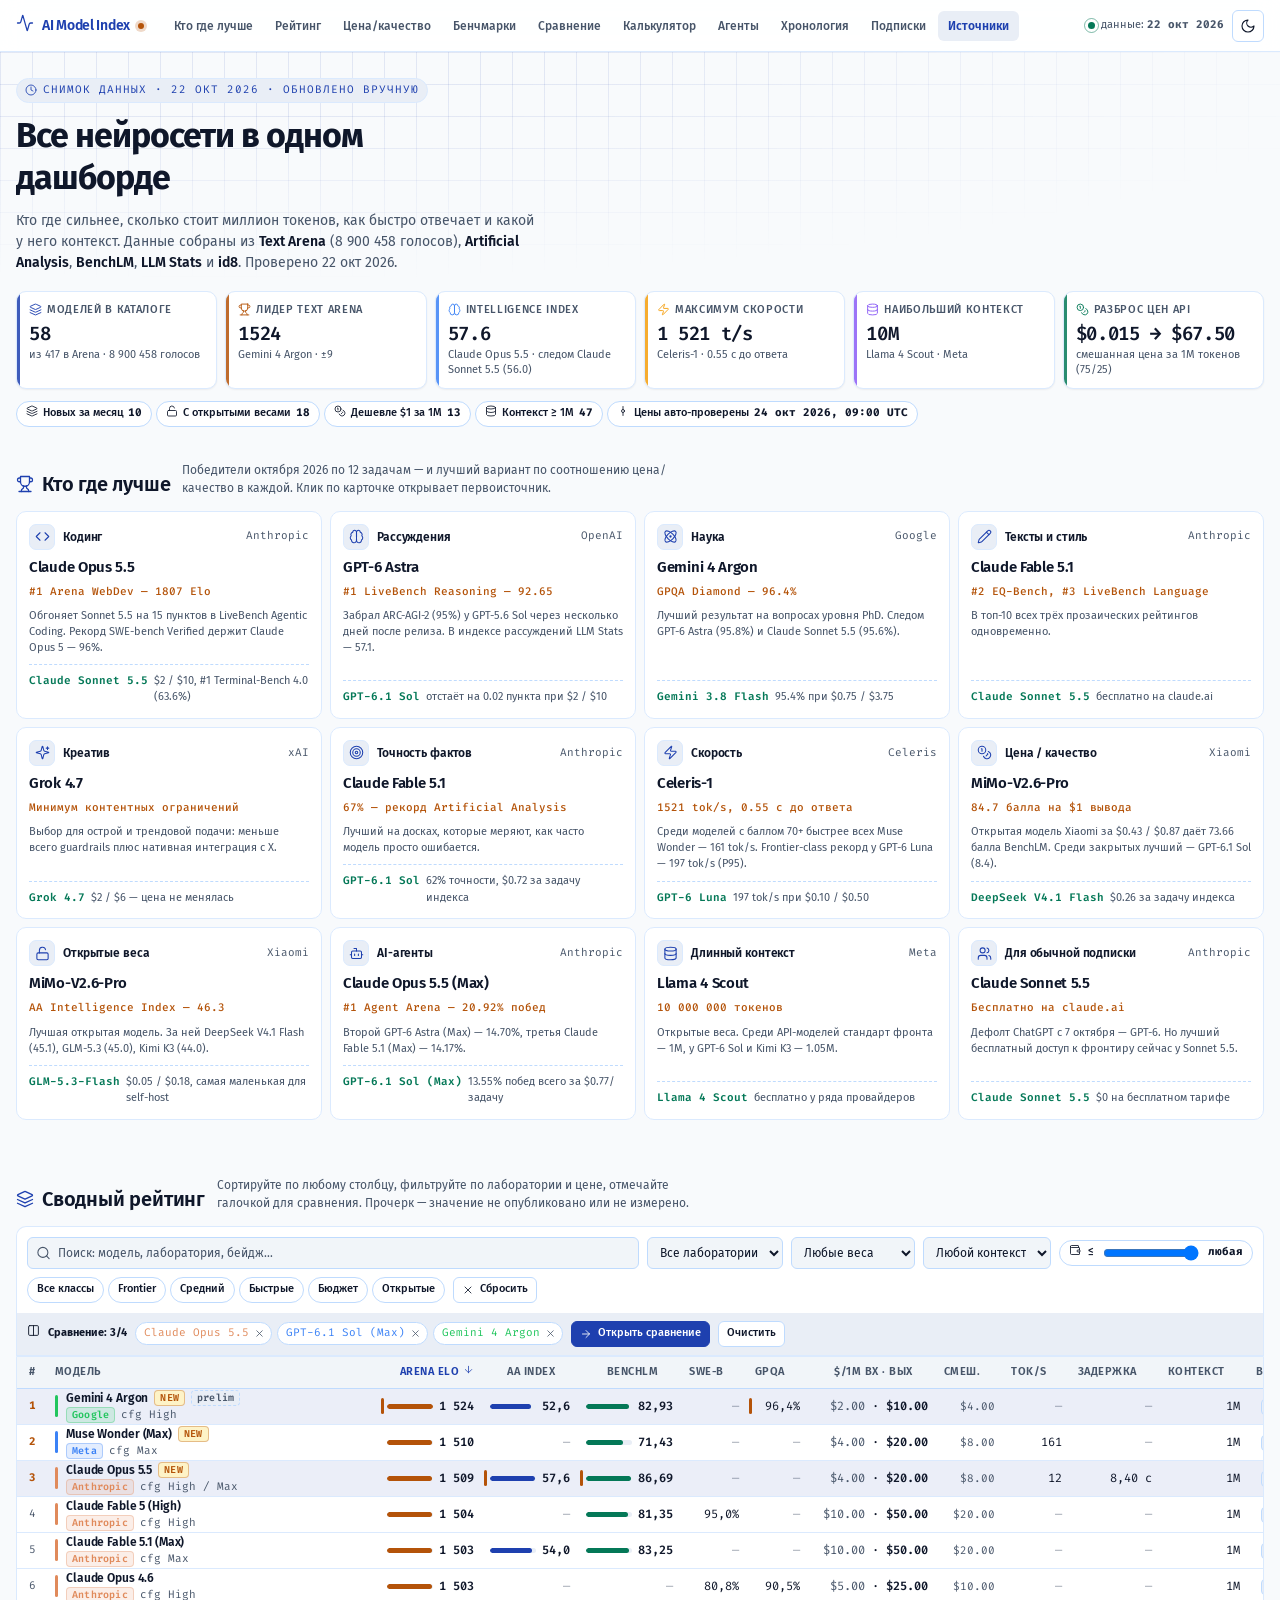
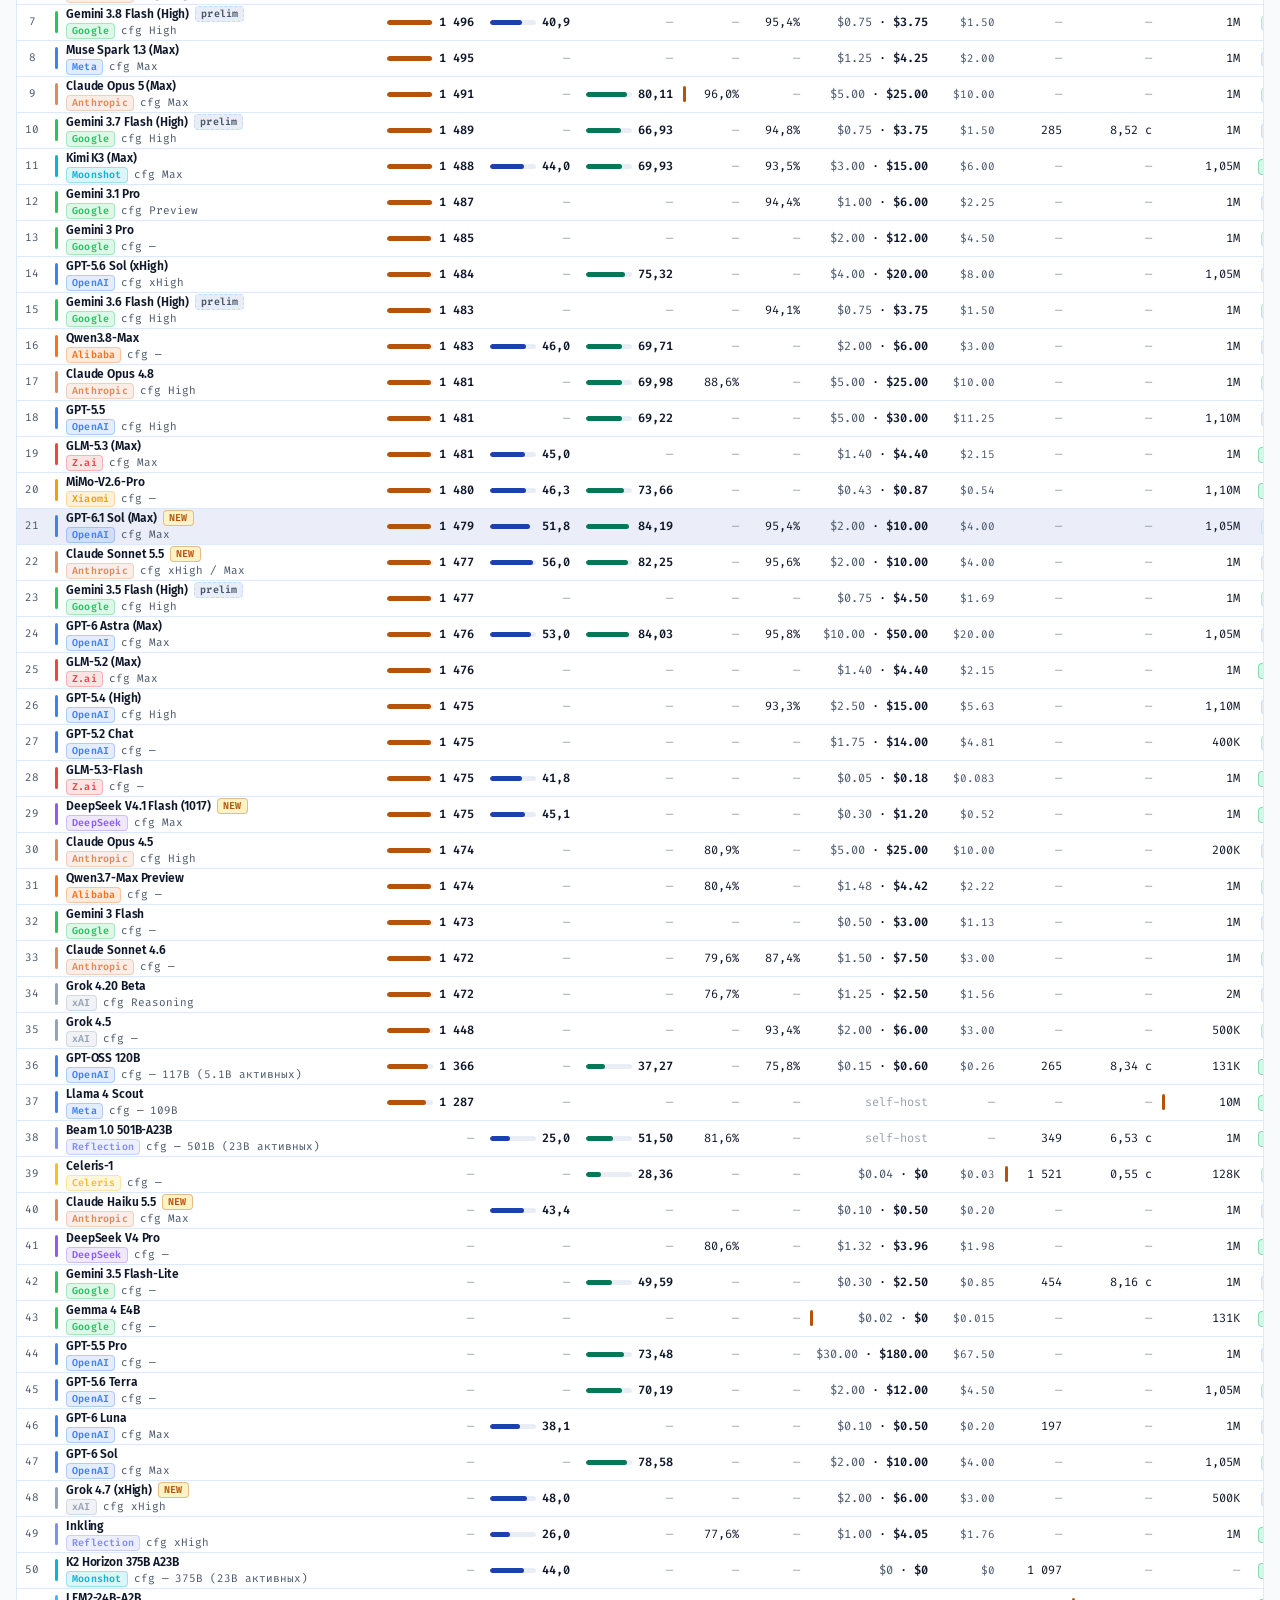
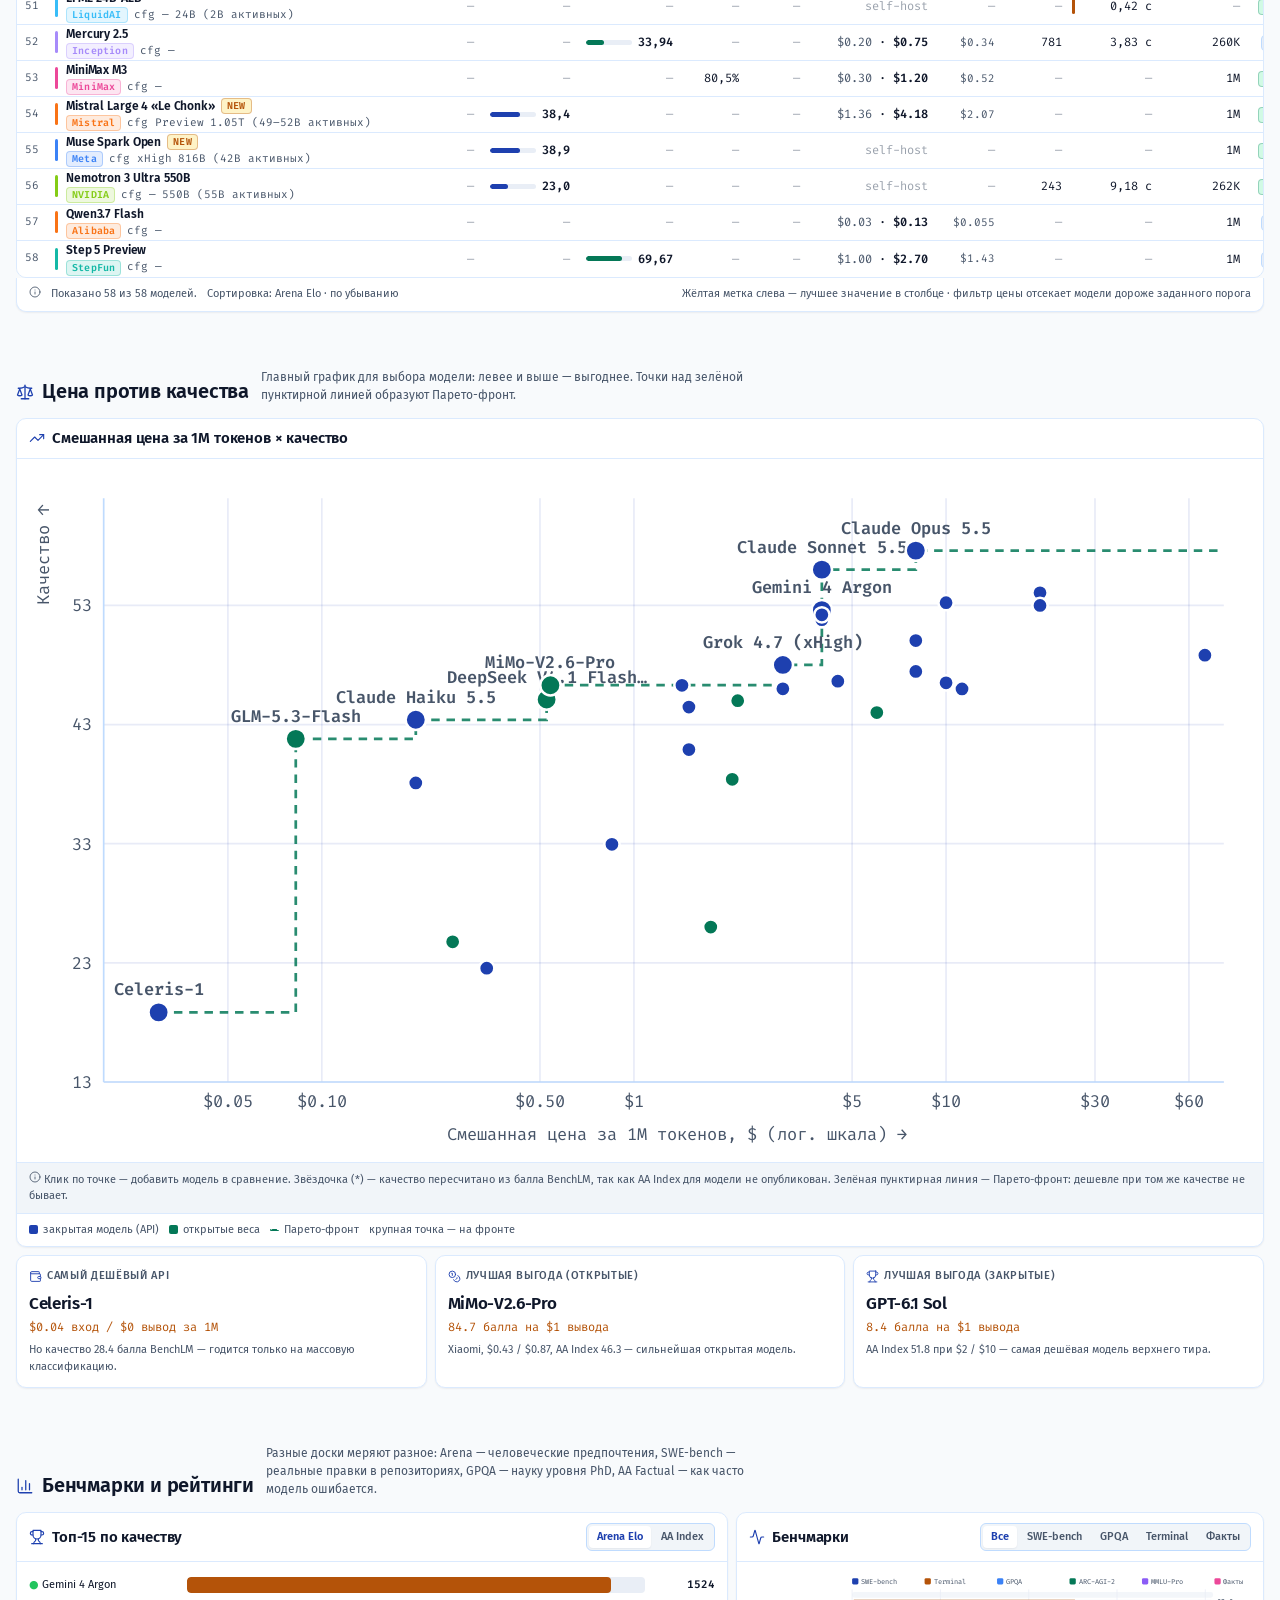
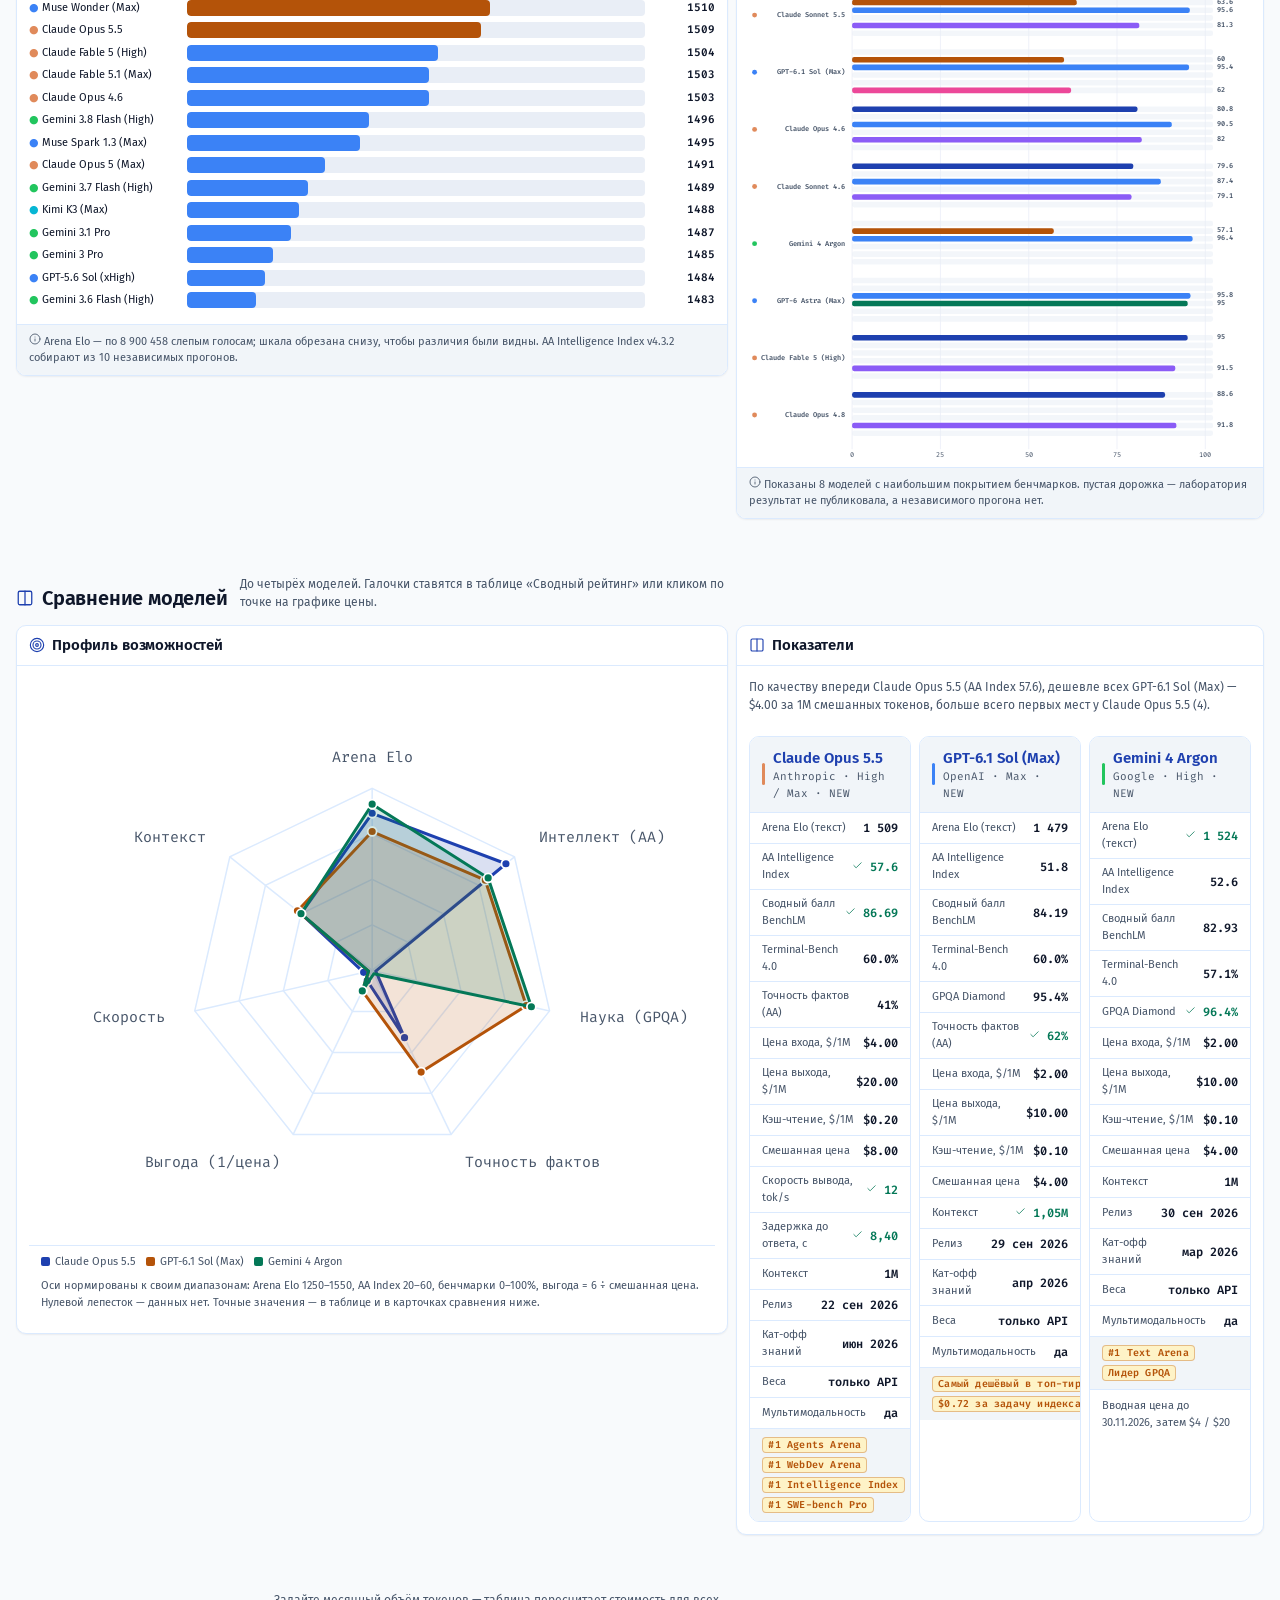
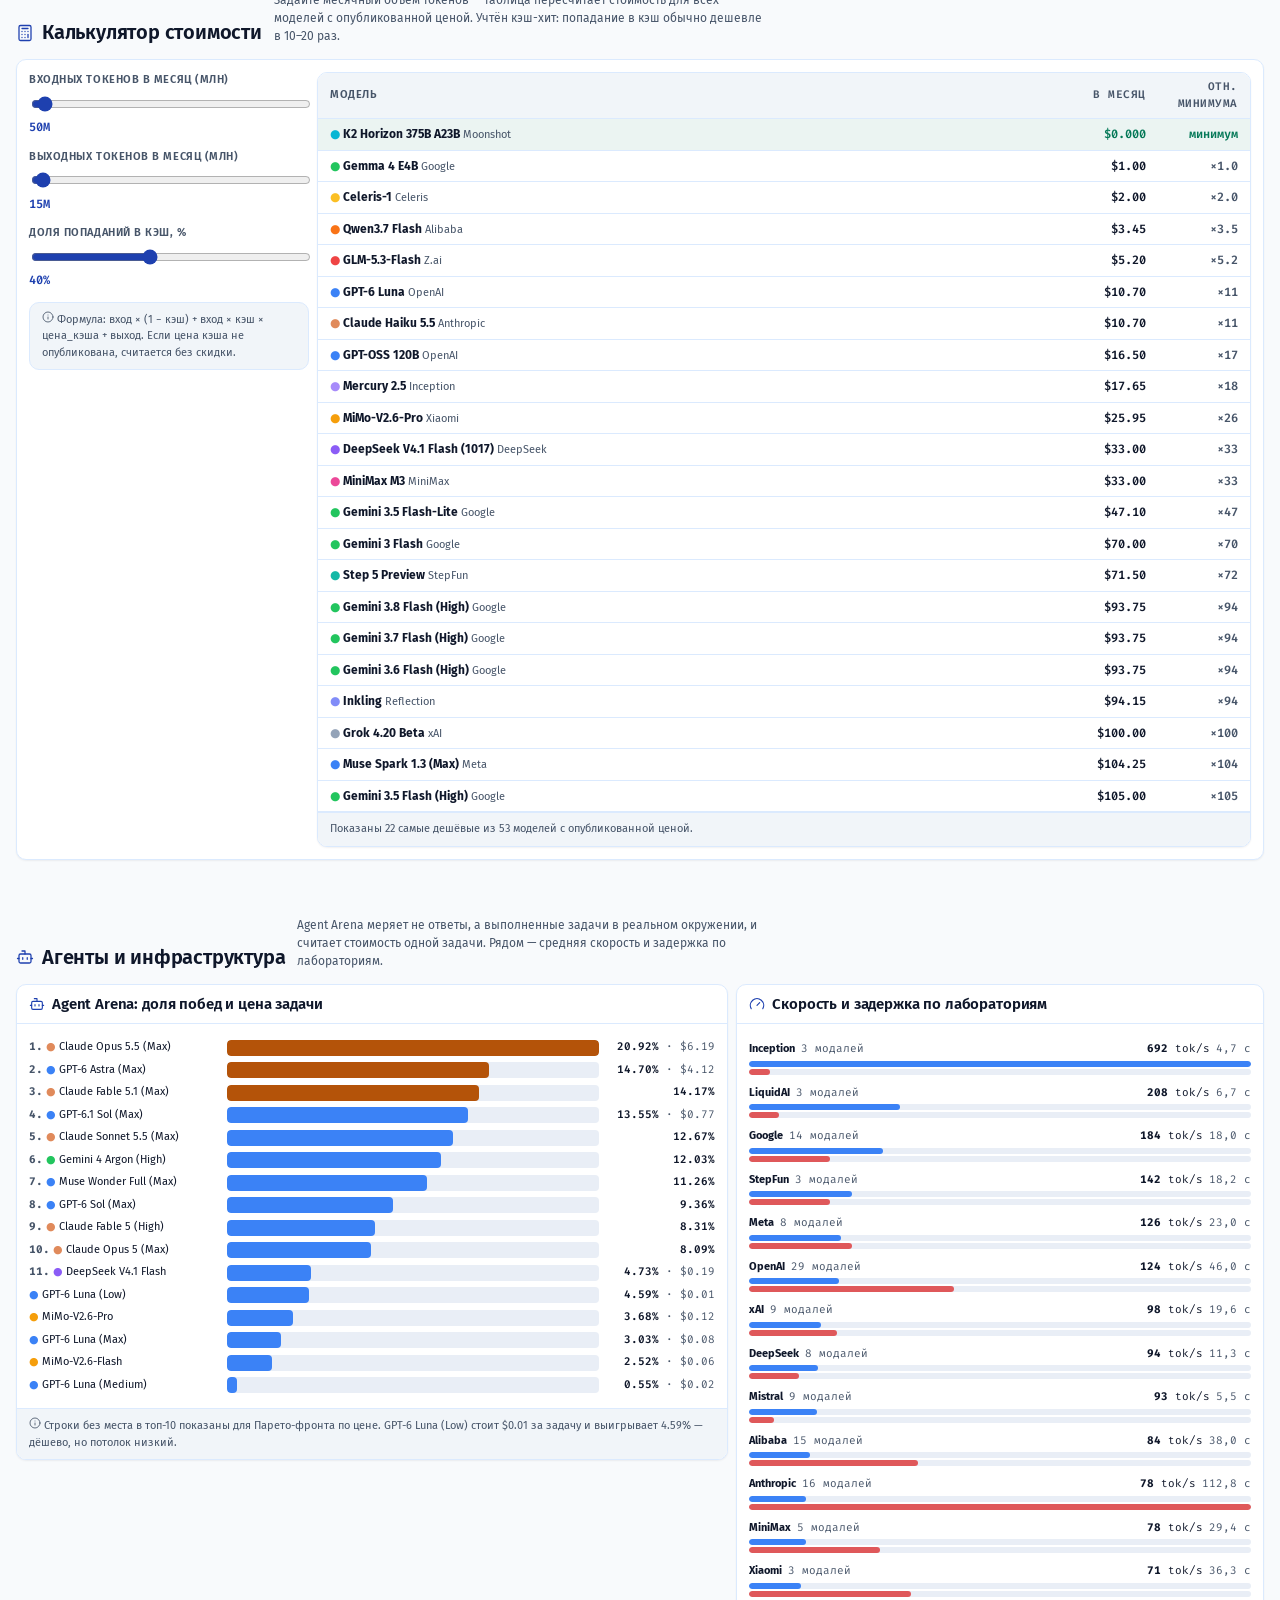
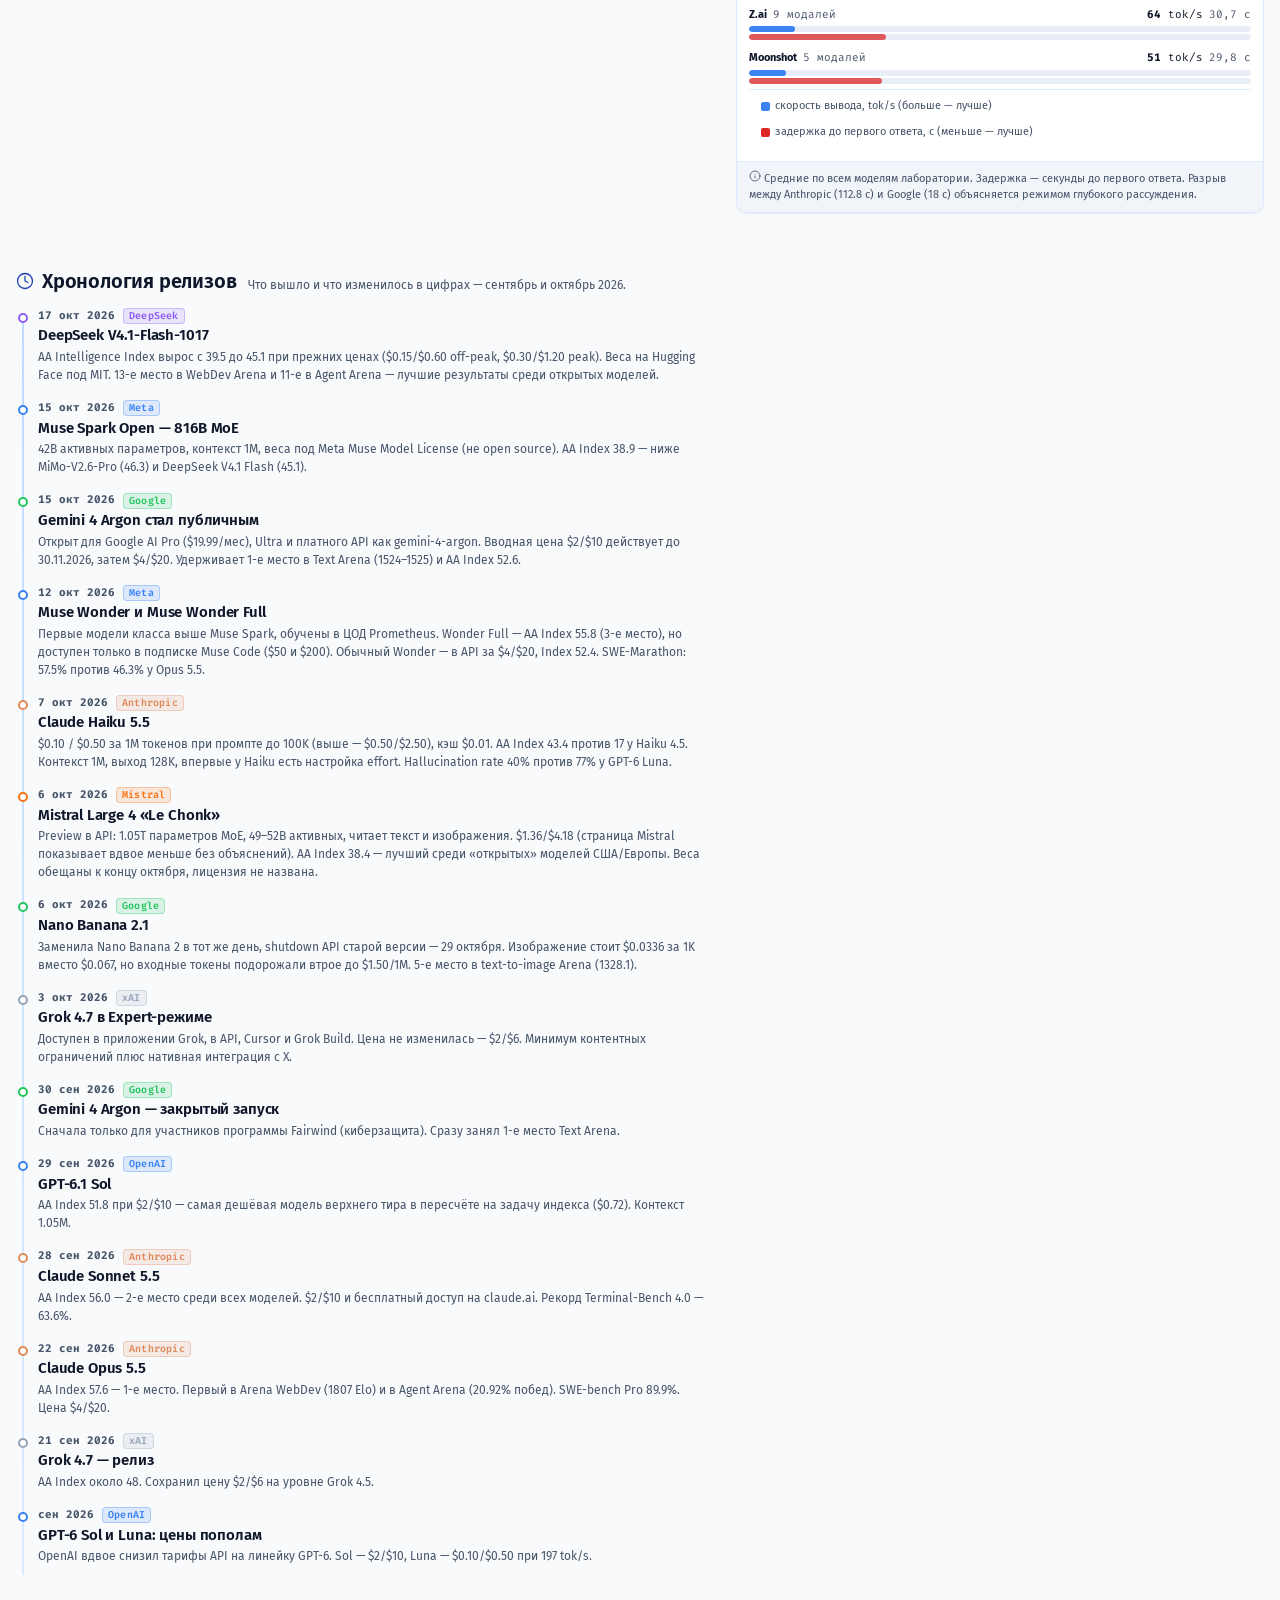
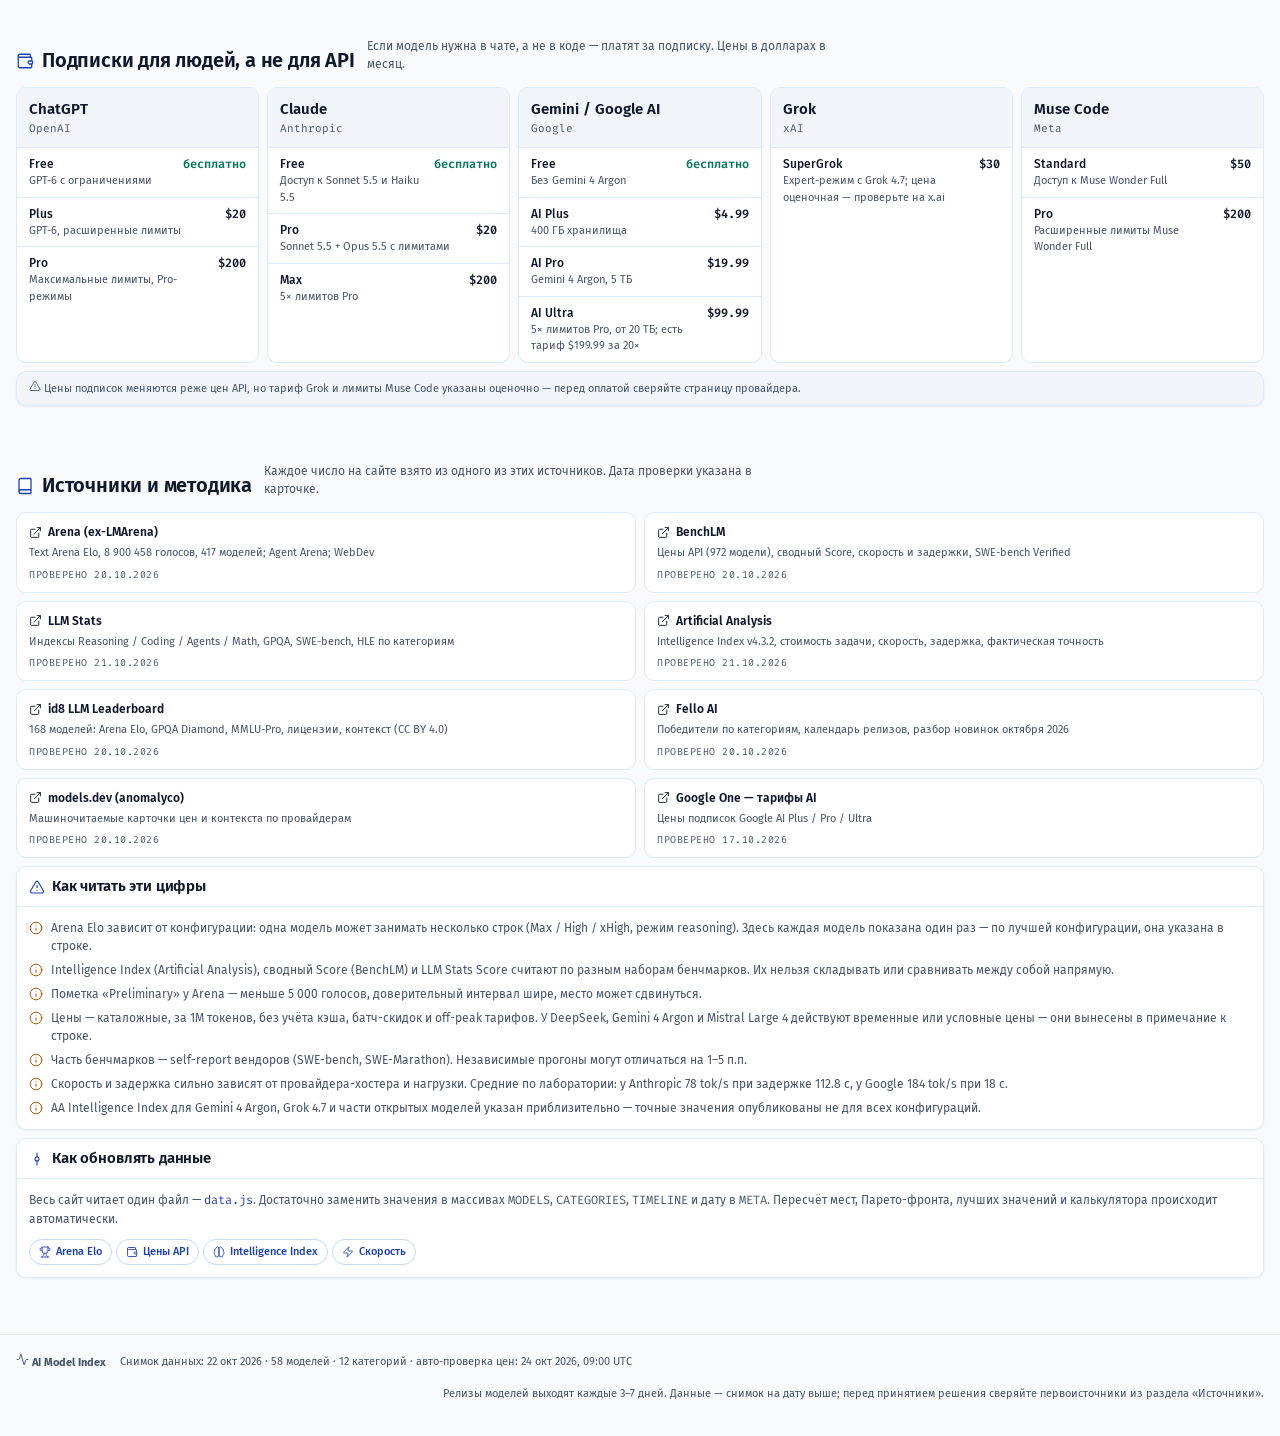
<file: index.html>
<!DOCTYPE html>
<html lang="ru" data-theme="light">
<head>
<meta charset="utf-8">
<meta name="viewport" content="width=device-width, initial-scale=1">
<title>AI Model Index — актуальная статистика нейросетей: рейтинг, цены, бенчмарки</title>
<meta name="description" content="Дашборд по LLM на октябрь 2026: кто где сильнее, сколько стоит миллион токенов, скорость вывода, задержка, контекст. Arena Elo, Intelligence Index, SWE-bench, GPQA, калькулятор стоимости и сравнение моделей.">
<meta name="theme-color" content="#F8FAFC" media="(prefers-color-scheme: light)">
<meta name="theme-color" content="#0B1220" media="(prefers-color-scheme: dark)">
<meta property="og:type" content="website">
<meta property="og:title" content="AI Model Index — статистика нейросетей">
<meta property="og:description" content="56 моделей: Arena Elo, цены API, бенчмарки, скорость и контекст. Снимок данных 22.10.2026.">
<meta property="og:locale" content="ru_RU">
<link rel="icon" href="data:image/svg+xml,%3Csvg xmlns='http://www.w3.org/2000/svg' viewBox='0 0 24 24' fill='none' stroke='%231E40AF' stroke-width='2.2' stroke-linecap='round' stroke-linejoin='round'%3E%3Cpath d='M22 12h-2.48a2 2 0 0 0-1.93 1.46l-2.35 8.36a.25.25 0 0 1-.48 0L9.24 2.18a.25.25 0 0 0-.48 0l-2.35 8.36A2 2 0 0 1 4.49 12H2'/%3E%3C/svg%3E">
<link rel="preconnect" href="https://fonts.googleapis.com">
<link rel="preconnect" href="https://fonts.gstatic.com" crossorigin>
<link href="https://fonts.googleapis.com/css2?family=Fira+Code:wght@400;500;600;700&family=Fira+Sans:wght@300;400;500;600;700&display=swap" rel="stylesheet">
<link rel="stylesheet" href="styles.css">
<script type="application/ld+json">
{
  "@context": "https://schema.org",
  "@type": "Dataset",
  "name": "AI Model Index",
  "description": "Сравнительная статистика больших языковых моделей: Arena Elo, Artificial Analysis Intelligence Index, цены API, скорость вывода, задержка, размер контекста и бенчмарки.",
  "dateModified": "2026-10-22",
  "license": "https://creativecommons.org/licenses/by/4.0/",
  "creator": { "@type": "Organization", "name": "AI Model Index" },
  "distribution": [
    { "@type": "DataDownload", "encodingFormat": "text/javascript", "contentUrl": "data.js" }
  ],
  "temporalCoverage": "2025-11/2026-10",
  "variableMeasured": ["Arena Elo", "Intelligence Index", "API price per million tokens", "output tokens per second", "time to first token", "context window", "SWE-bench Verified", "GPQA Diamond", "MMLU-Pro", "ARC-AGI-2", "Terminal-Bench", "factual accuracy"]
}
</script>
</head>
<body>
<noscript>
  <div style="max-width:760px;margin:40px auto;padding:0 16px;font:14px/1.6 system-ui,sans-serif">
    <h1>AI Model Index</h1>
    <p>Для интерактивных таблиц и графиков нужен JavaScript. Все данные лежат в открытом виде в файле
      <code>data.js</code> рядом с этой страницей — его можно читать как текст или подключить к своему инструменту.</p>
    <p>Снимок данных: 22.10.2026. Источники: arena.ai, benchlm.ai, artificialanalysis.ai, llm-stats.com, id8.co.in, felloai.com.</p>
  </div>
</noscript>
<script src="data.js"></script>
<script src="app.js"></script>
</body>
</html>
</file>
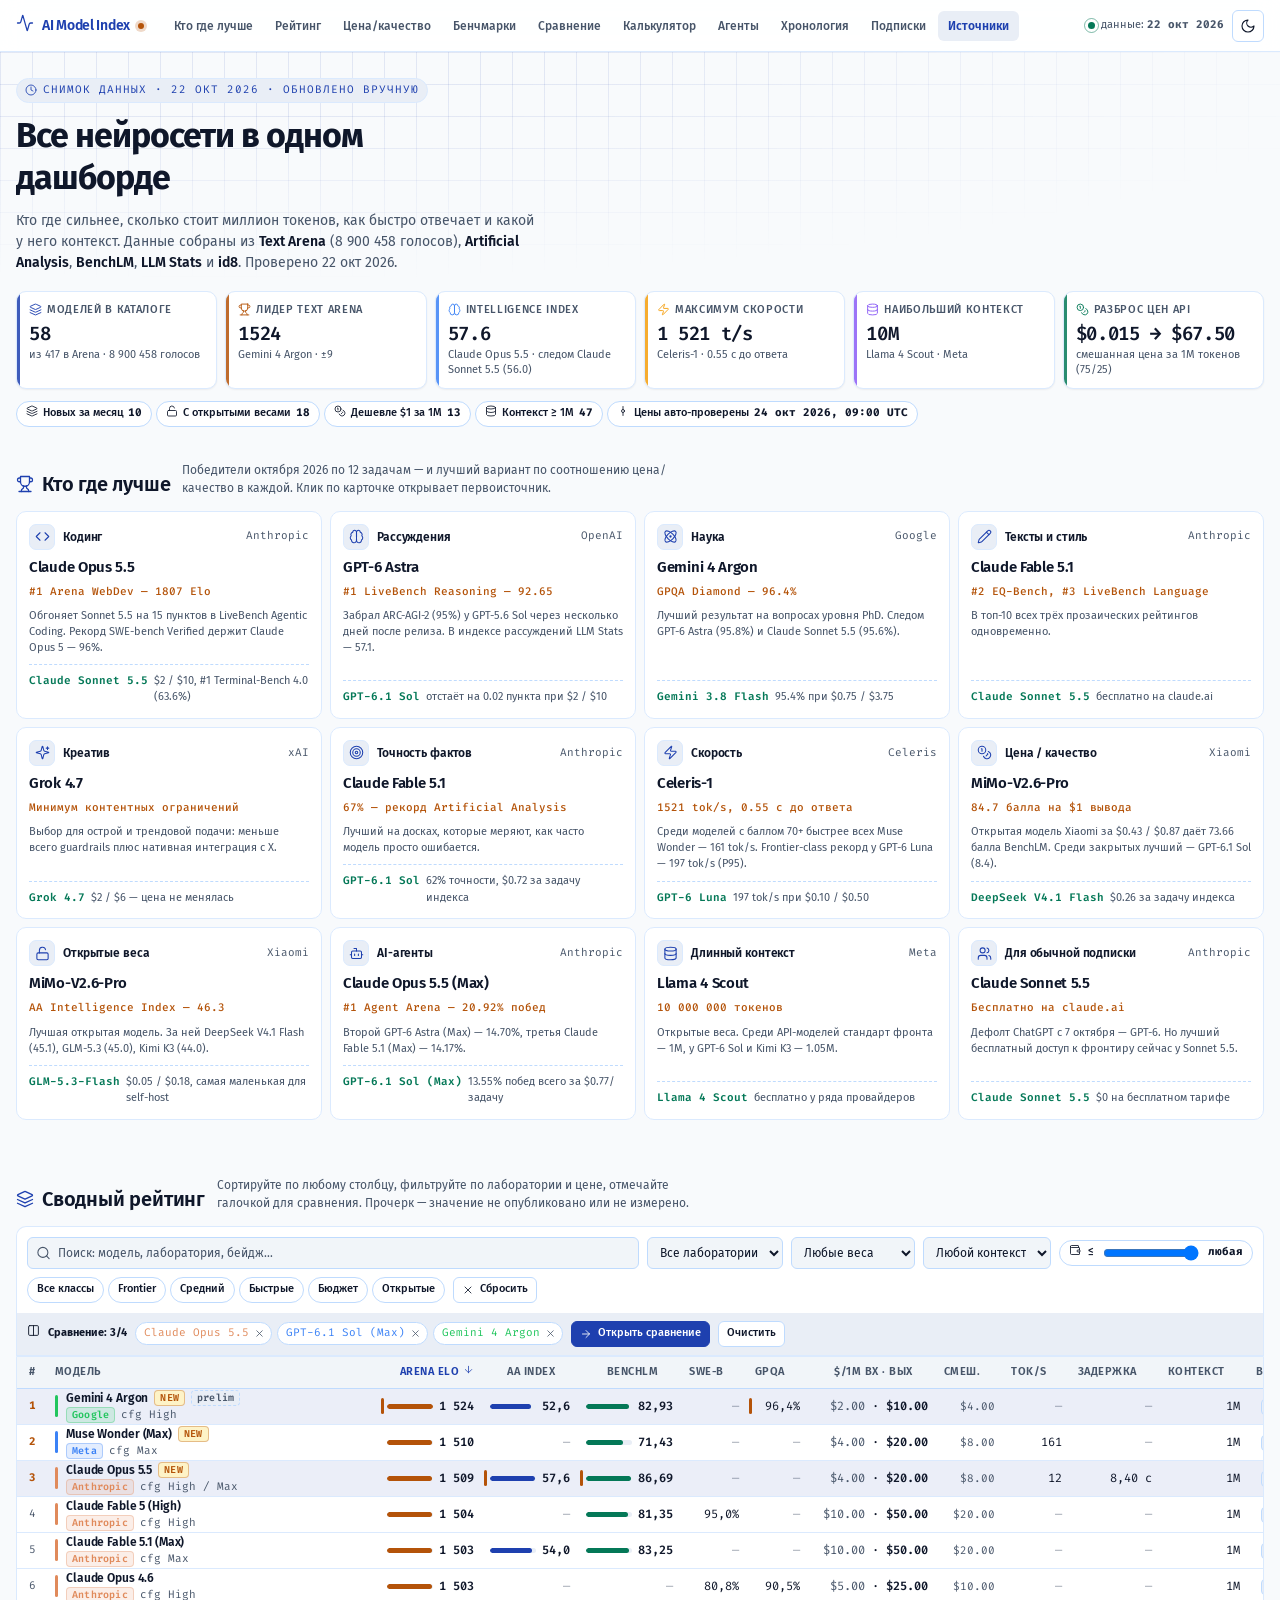
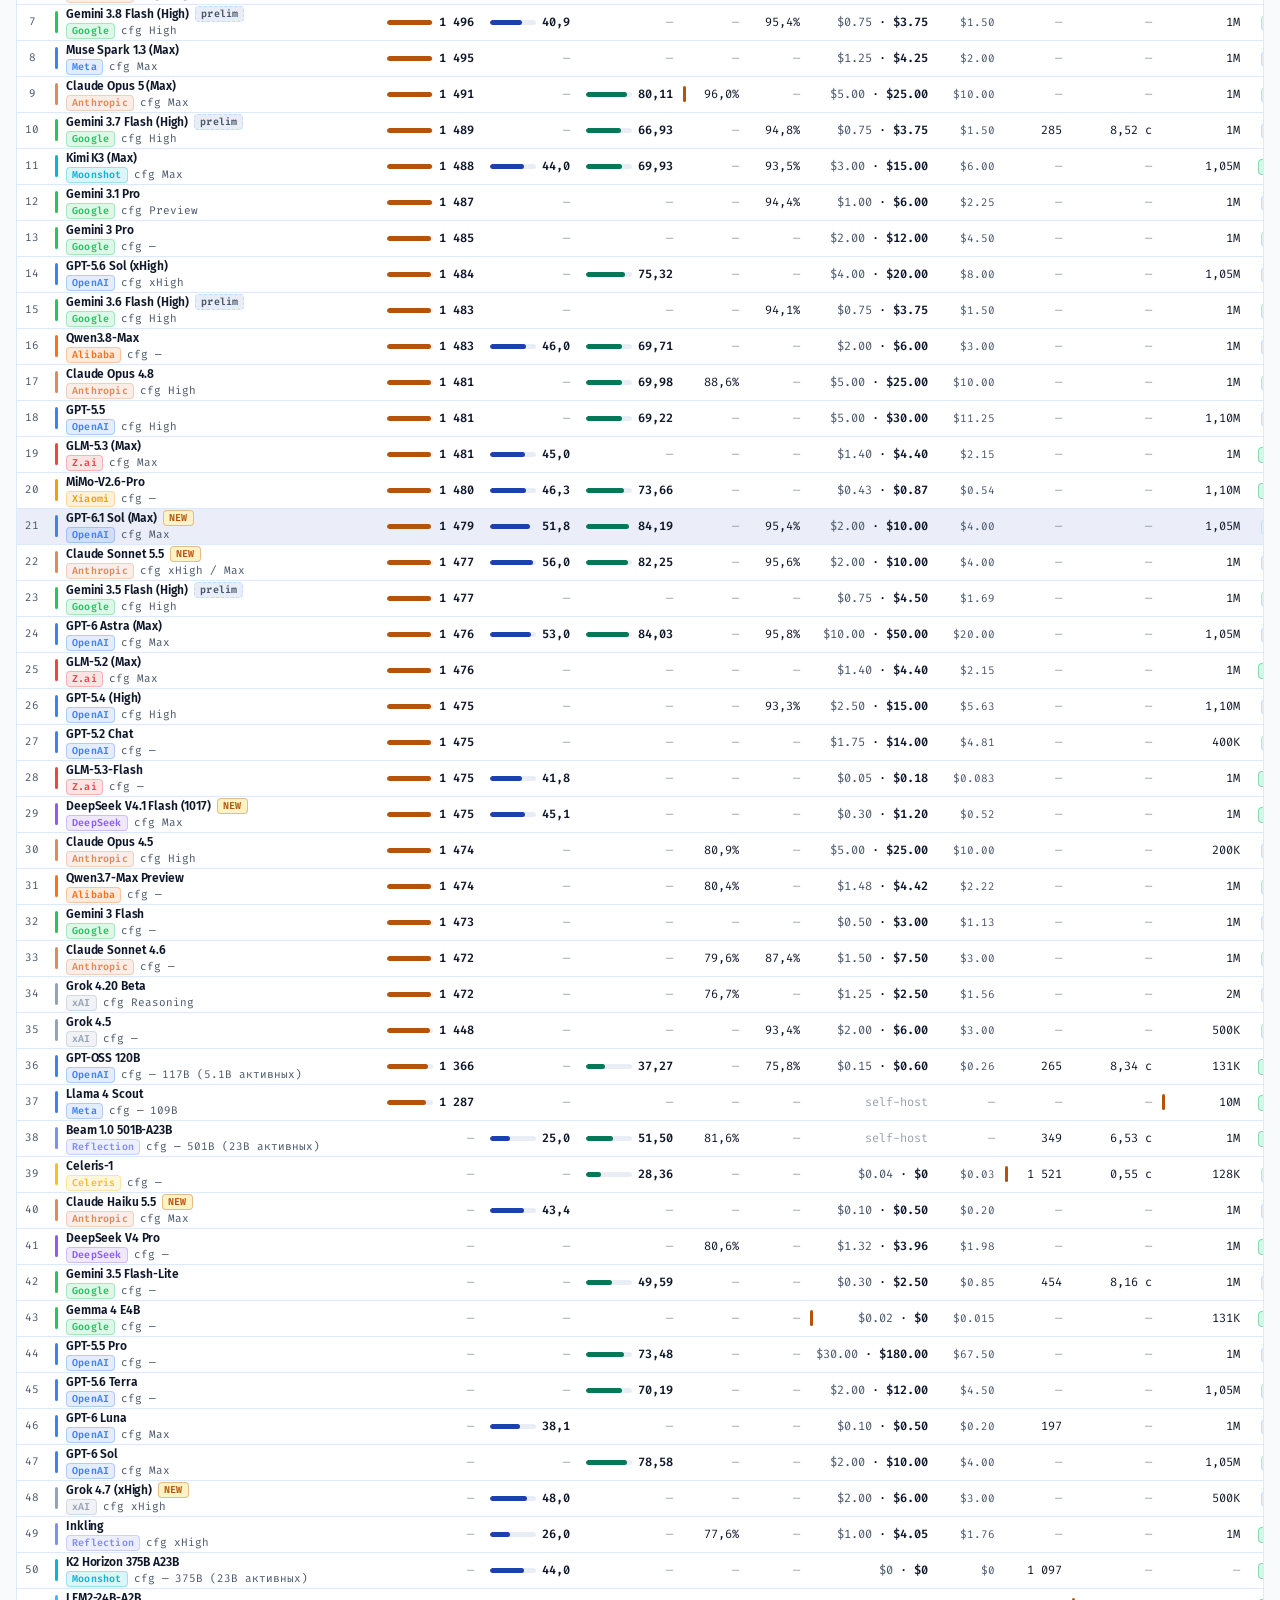
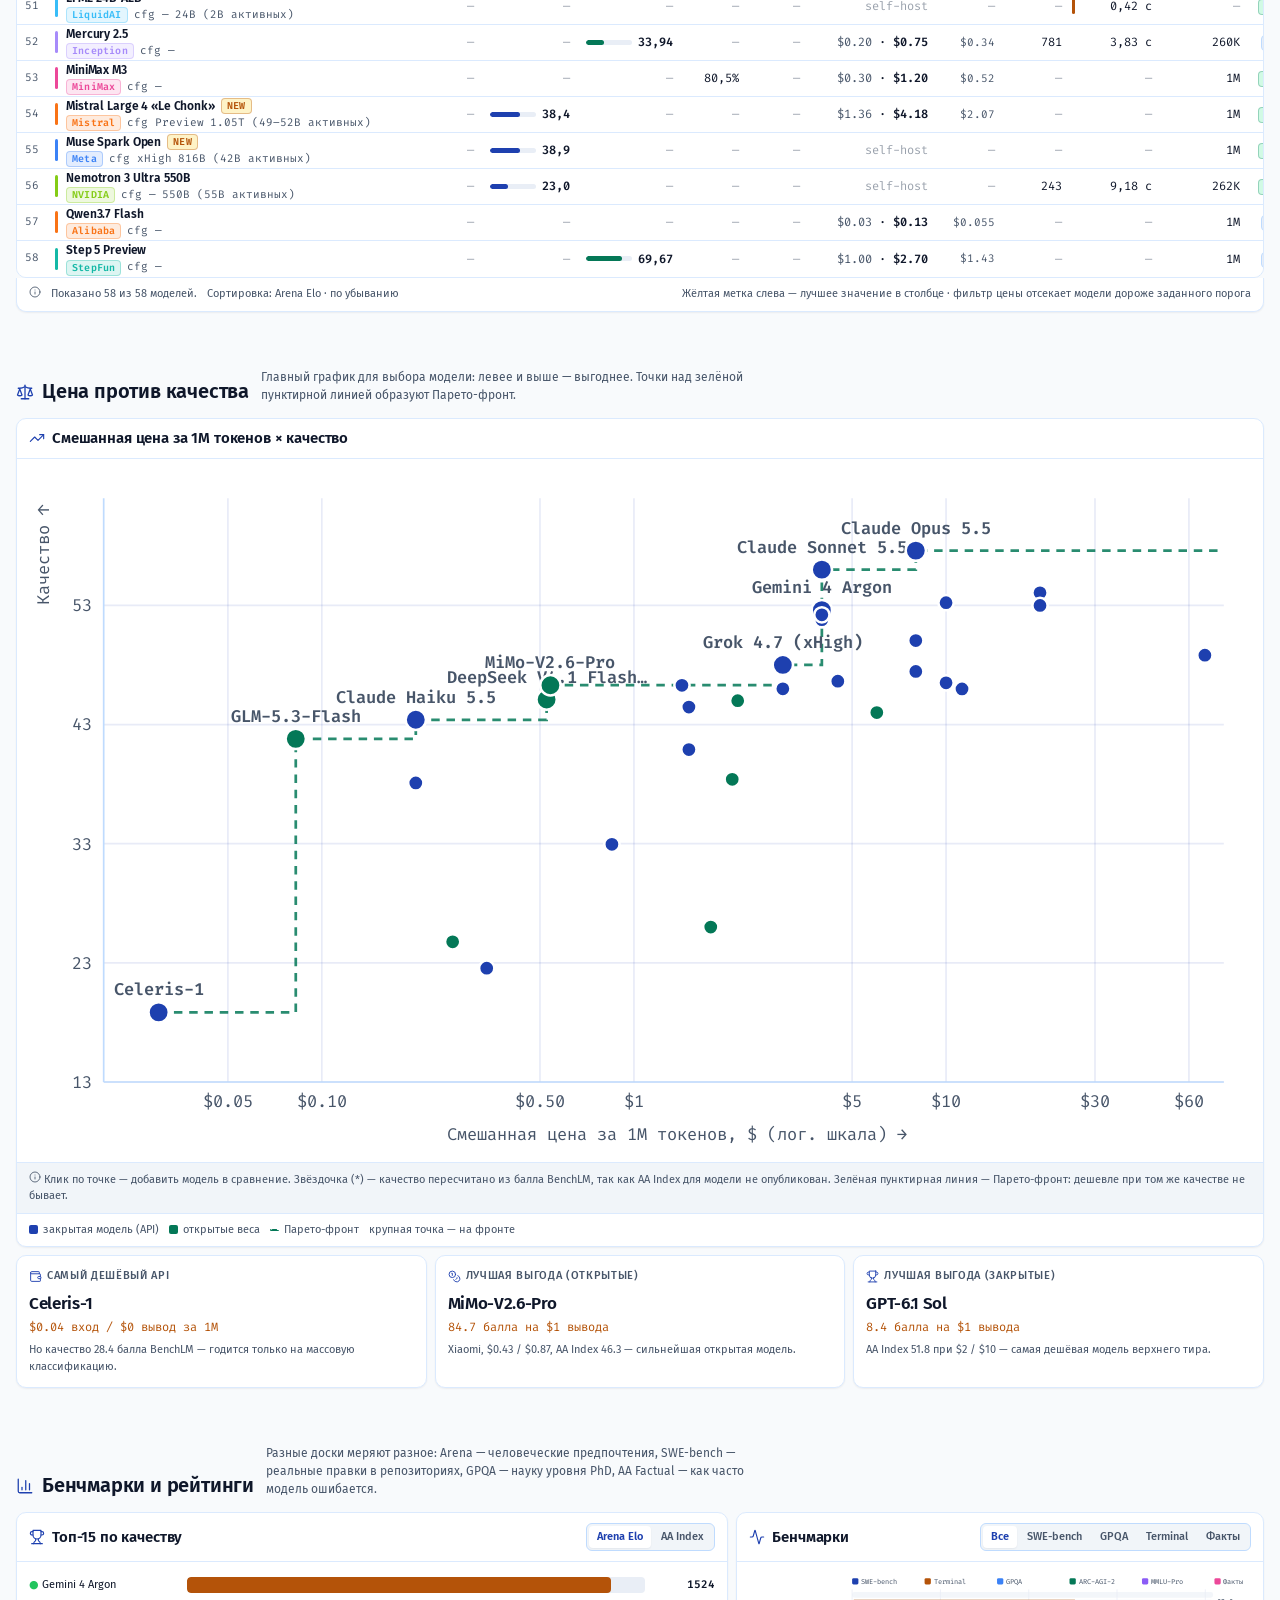
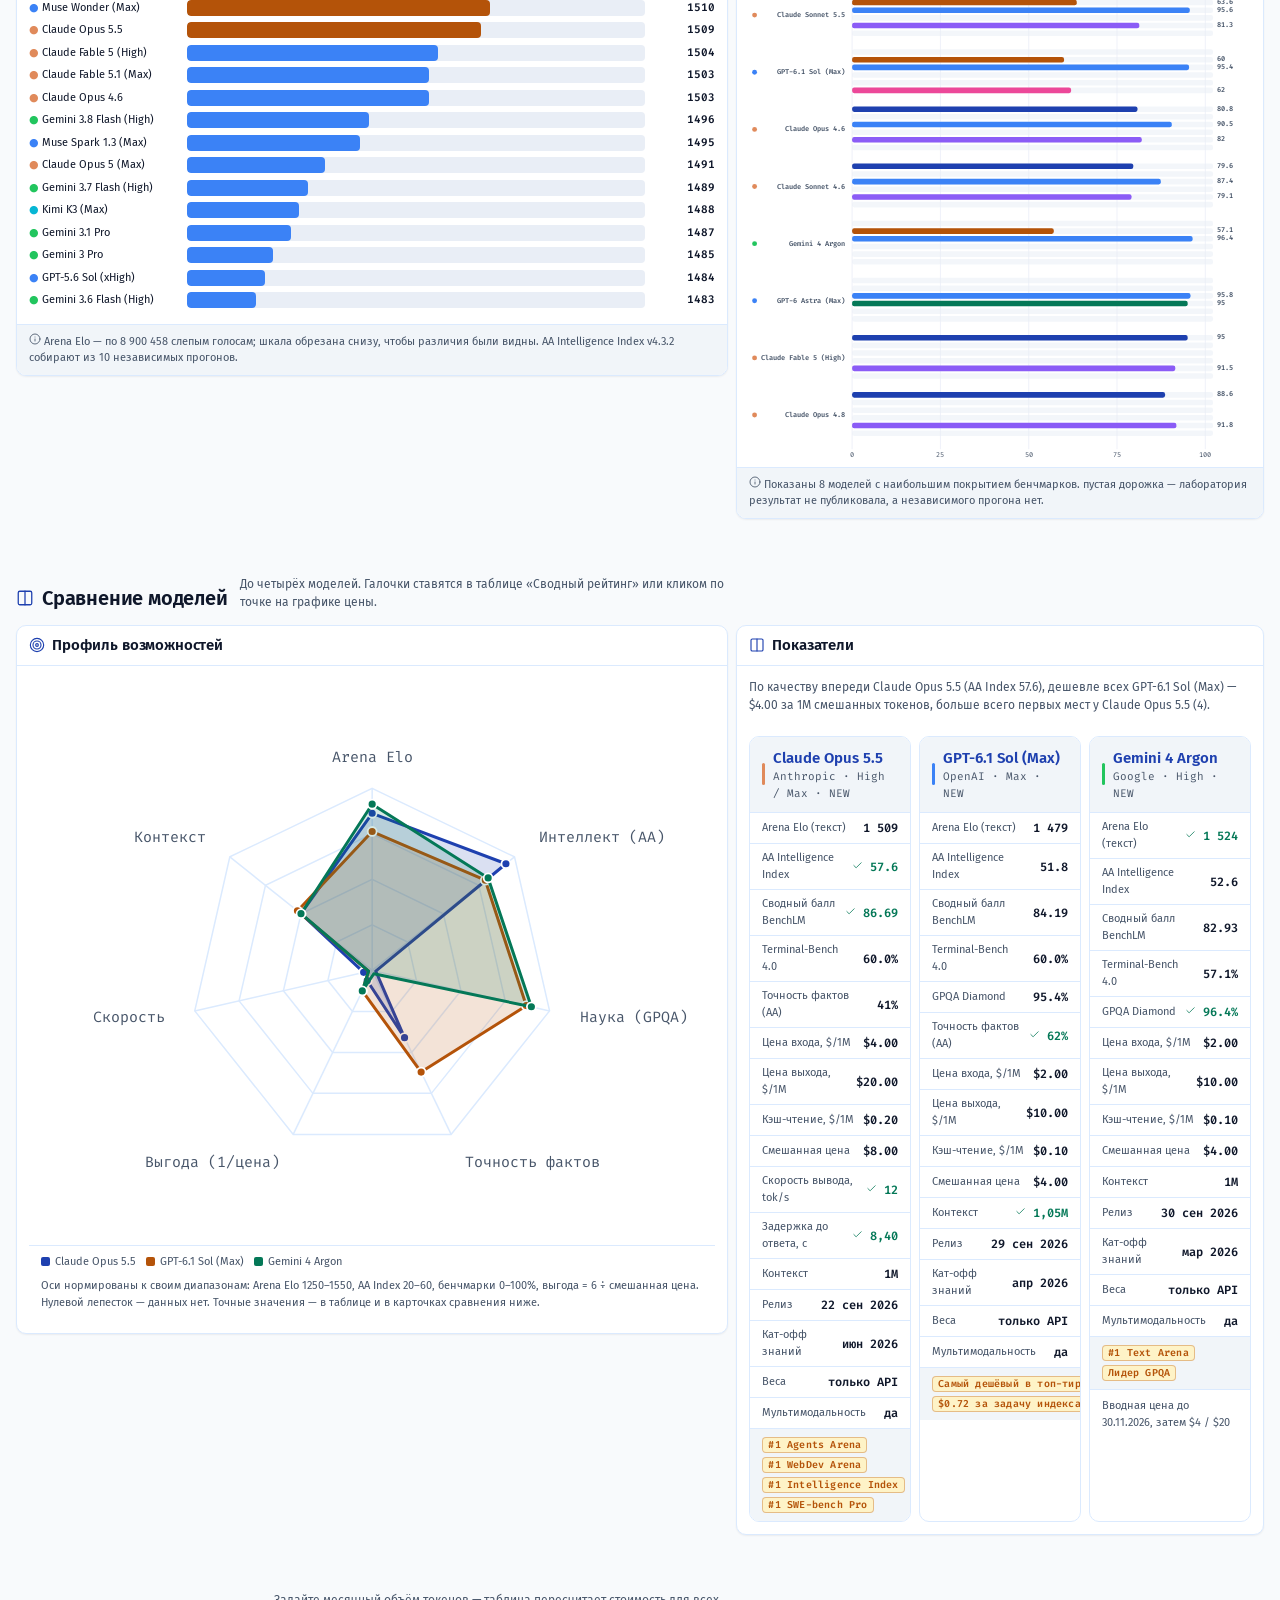
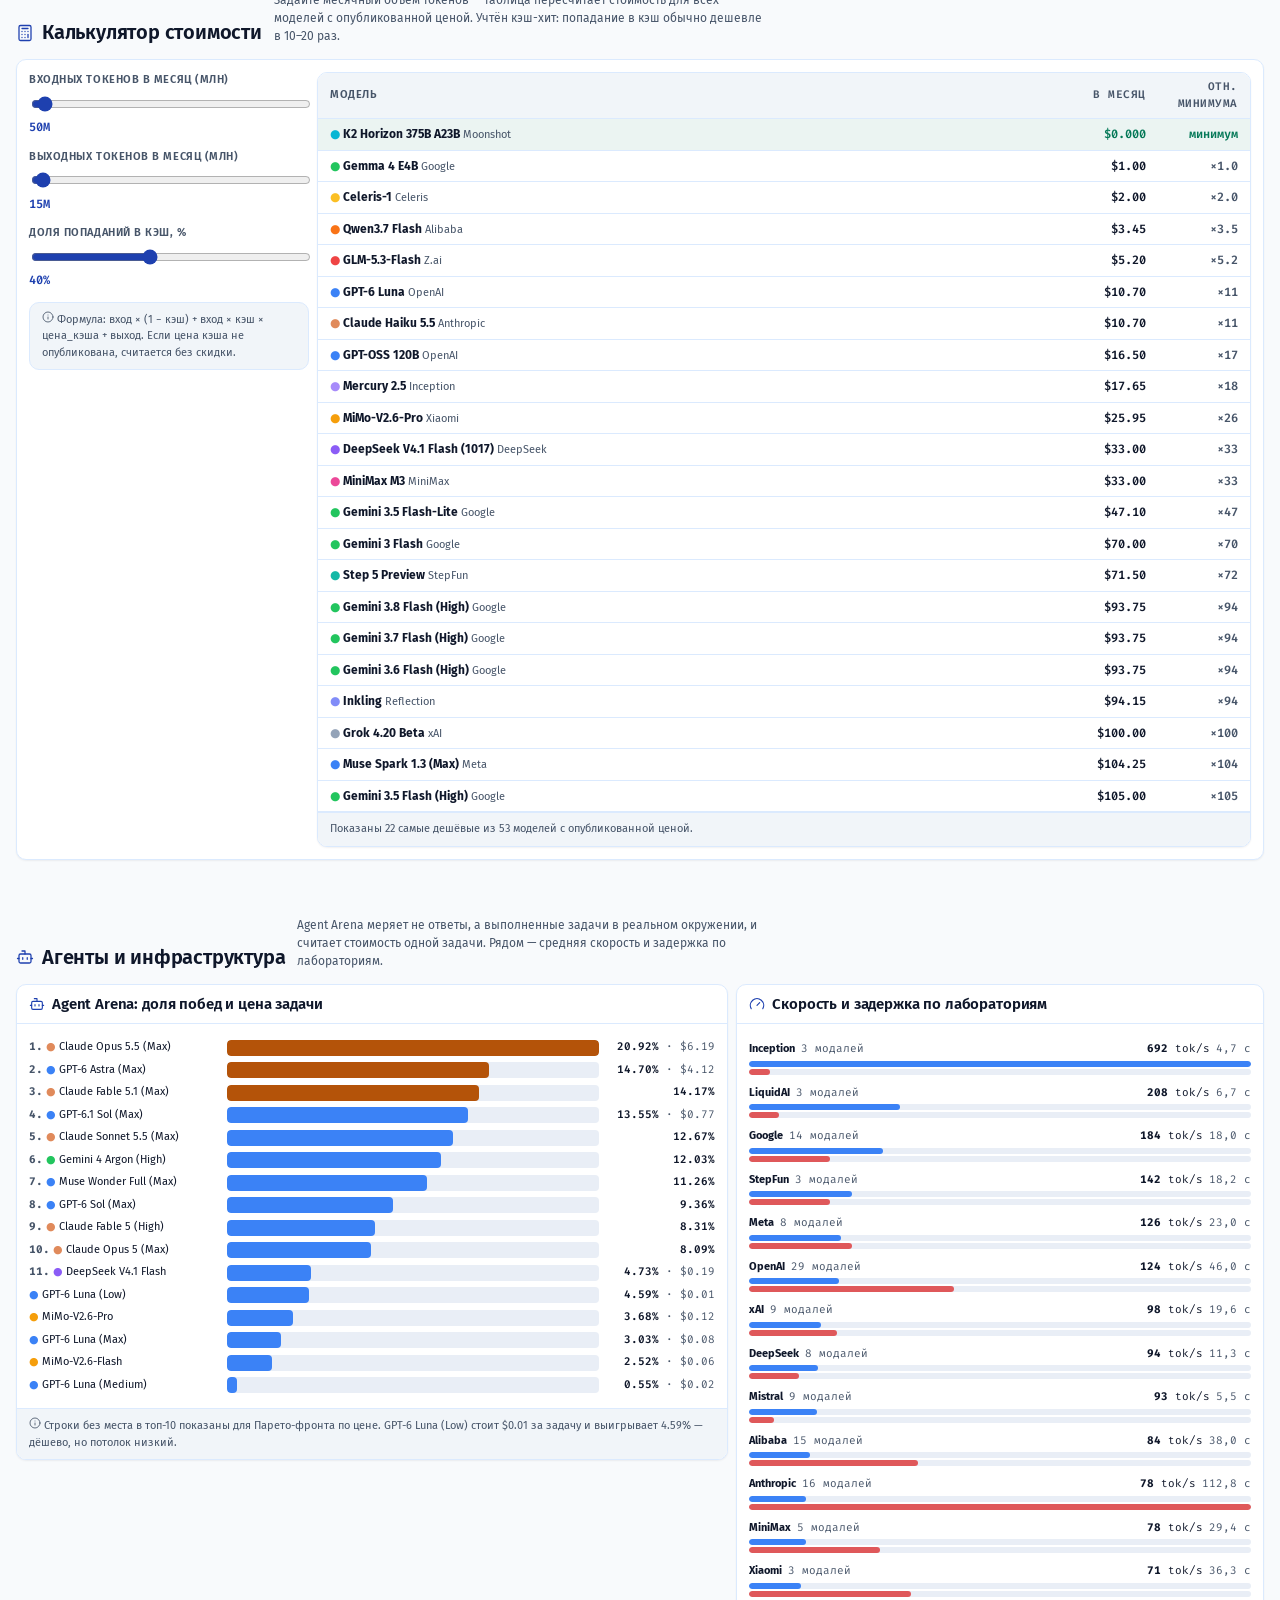
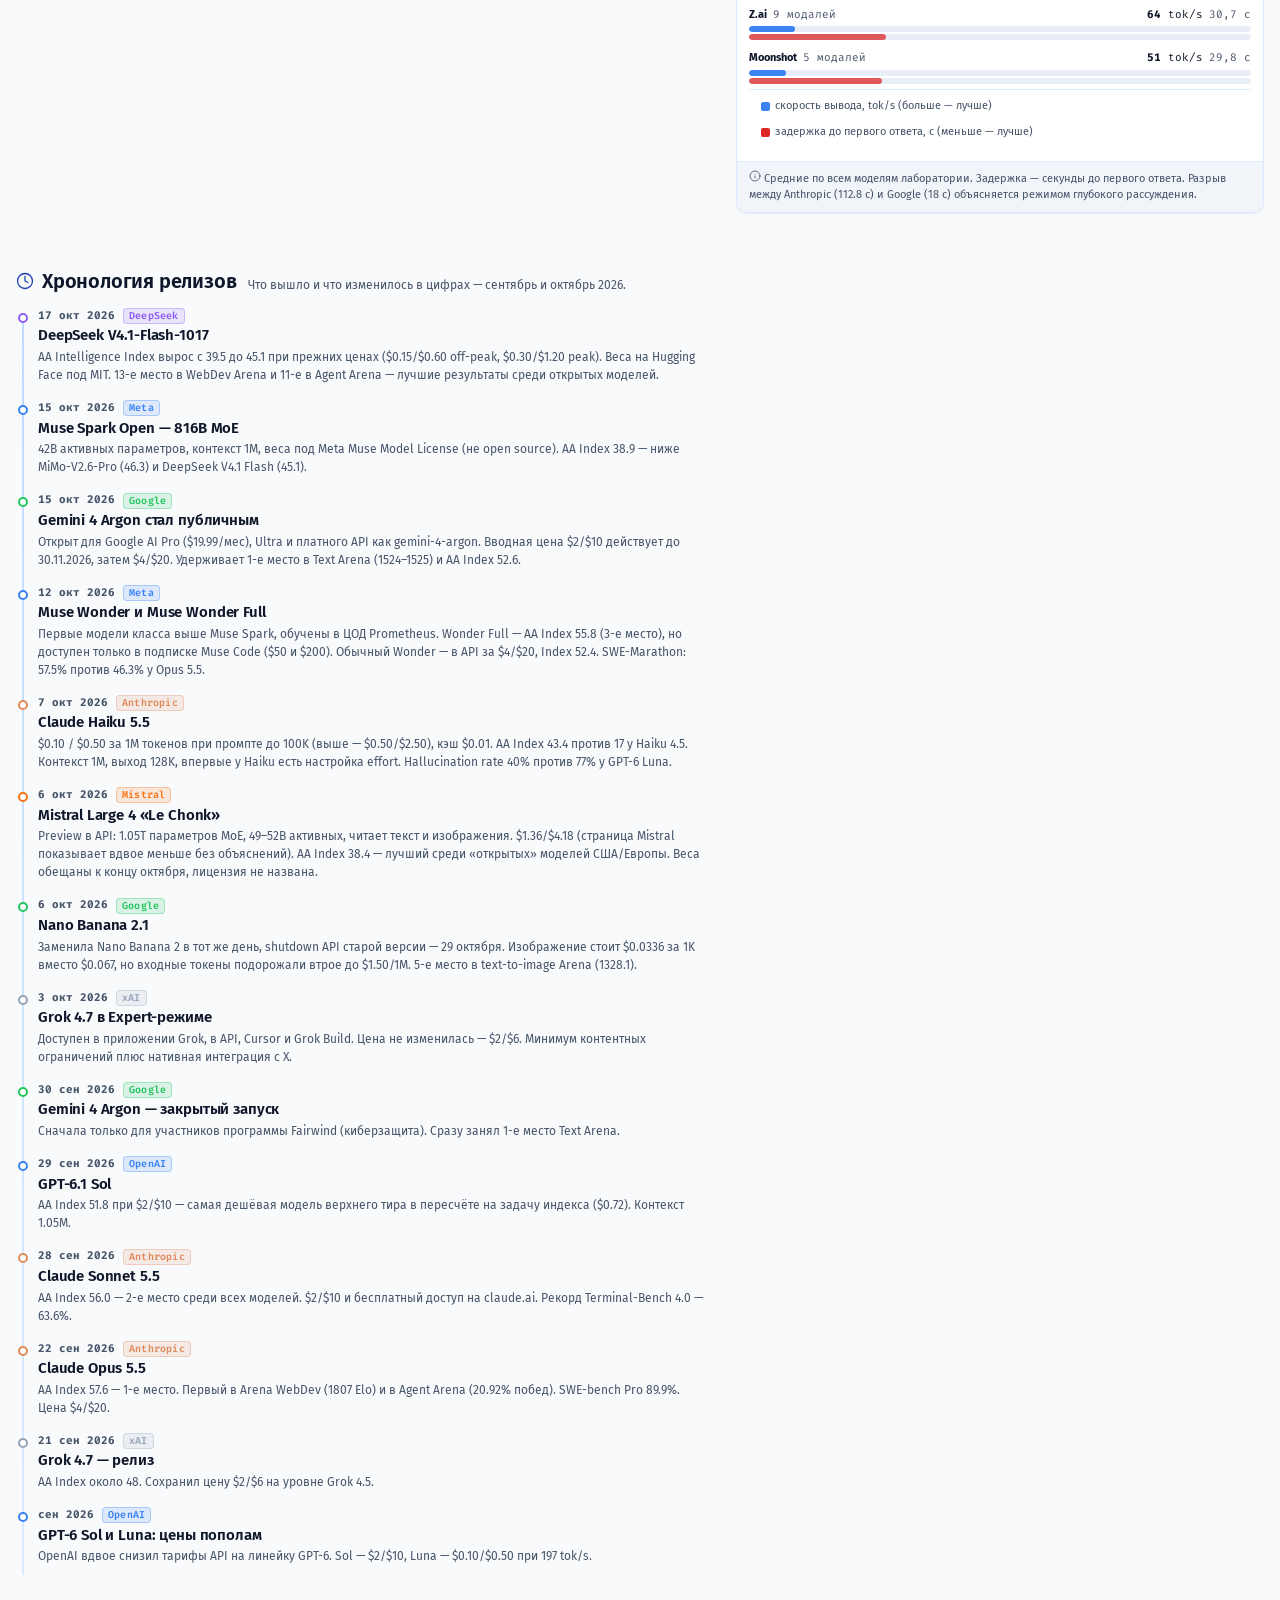
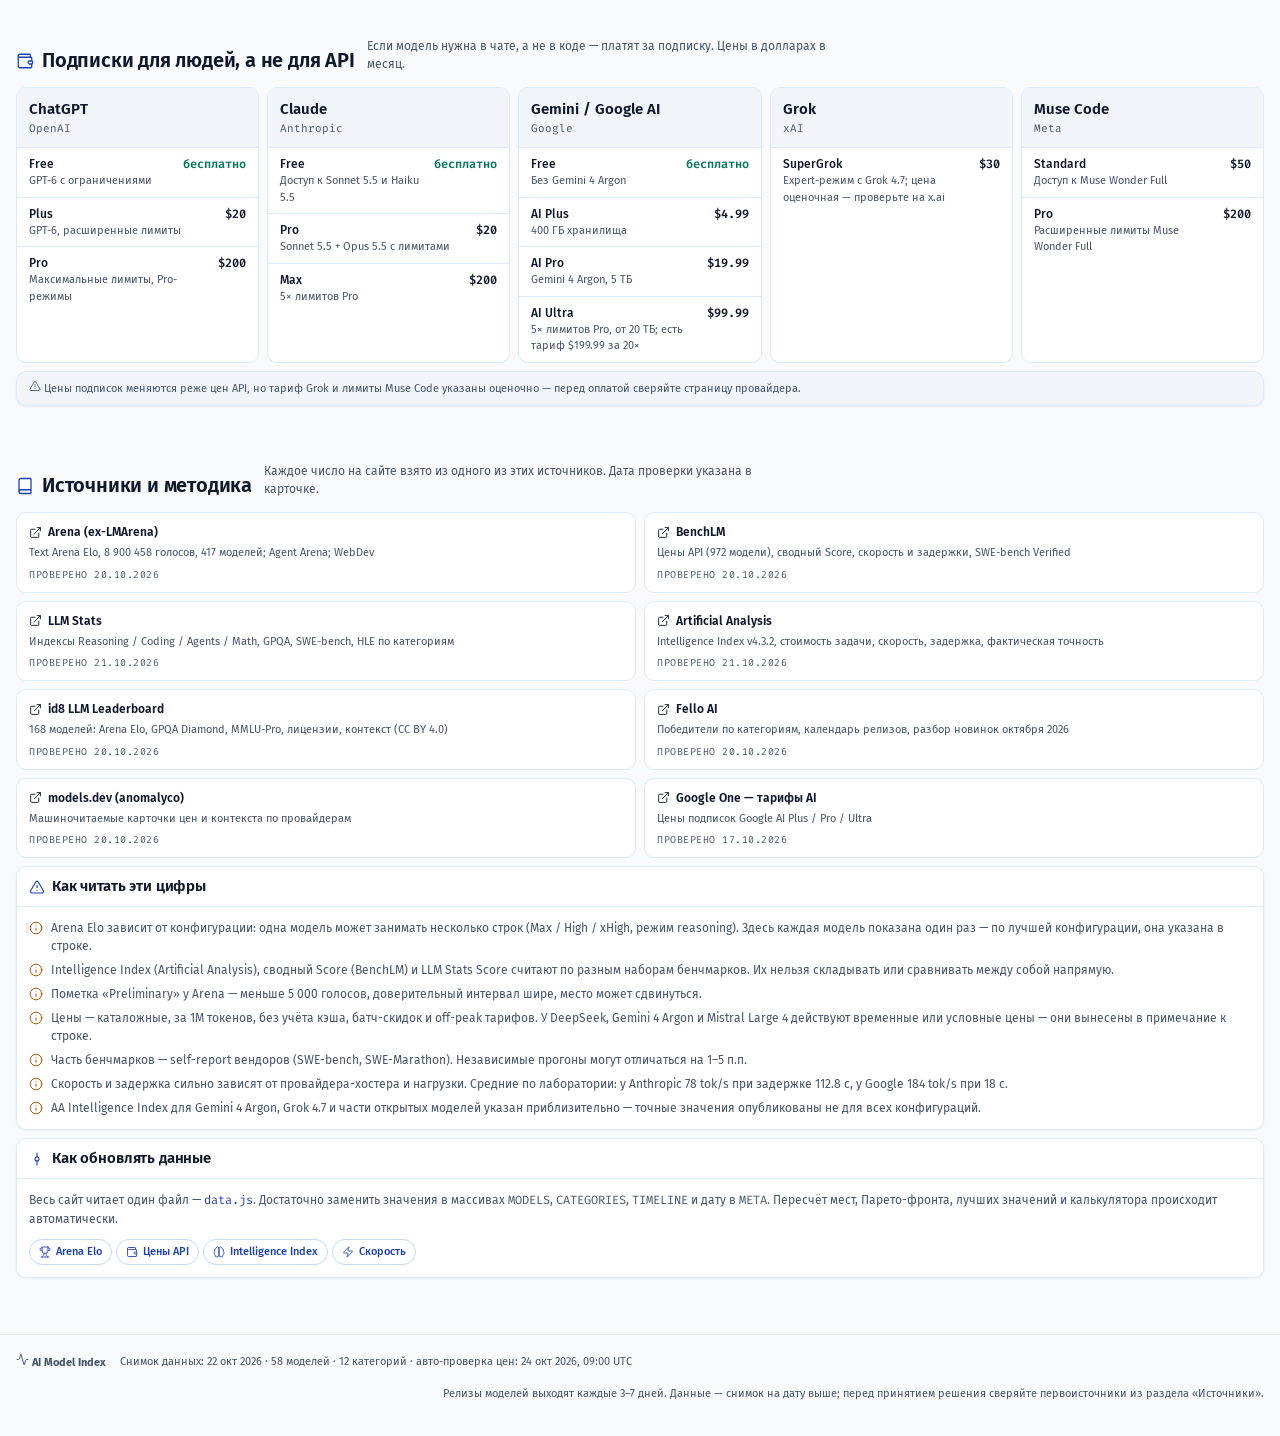
<file: standalone.html>
<!DOCTYPE html>
<html lang="ru" data-theme="light">
<head>
<meta charset="utf-8">
<meta name="viewport" content="width=device-width, initial-scale=1">
<title>AI Model Index — актуальная статистика нейросетей: рейтинг, цены, бенчмарки</title>
<meta name="description" content="Дашборд по LLM на октябрь 2026: кто где сильнее, сколько стоит миллион токенов, скорость вывода, задержка, контекст. Arena Elo, Intelligence Index, SWE-bench, GPQA, калькулятор стоимости и сравнение моделей.">
<meta name="theme-color" content="#F8FAFC" media="(prefers-color-scheme: light)">
<meta name="theme-color" content="#0B1220" media="(prefers-color-scheme: dark)">
<meta property="og:type" content="website">
<meta property="og:title" content="AI Model Index — статистика нейросетей">
<meta property="og:description" content="56 моделей: Arena Elo, цены API, бенчмарки, скорость и контекст. Снимок данных 22.10.2026.">
<meta property="og:locale" content="ru_RU">
<link rel="icon" href="data:image/svg+xml,%3Csvg xmlns='http://www.w3.org/2000/svg' viewBox='0 0 24 24' fill='none' stroke='%231E40AF' stroke-width='2.2' stroke-linecap='round' stroke-linejoin='round'%3E%3Cpath d='M22 12h-2.48a2 2 0 0 0-1.93 1.46l-2.35 8.36a.25.25 0 0 1-.48 0L9.24 2.18a.25.25 0 0 0-.48 0l-2.35 8.36A2 2 0 0 1 4.49 12H2'/%3E%3C/svg%3E">
<link rel="preconnect" href="https://fonts.googleapis.com">
<link rel="preconnect" href="https://fonts.gstatic.com" crossorigin>
<link href="https://fonts.googleapis.com/css2?family=Fira+Code:wght@400;500;600;700&family=Fira+Sans:wght@300;400;500;600;700&display=swap" rel="stylesheet">
<!-- styles, data and app are inlined by scripts/build-standalone.mjs on 2026-10-24 -->
<script type="application/ld+json">
{
  "@context": "https://schema.org",
  "@type": "Dataset",
  "name": "AI Model Index",
  "description": "Сравнительная статистика больших языковых моделей: Arena Elo, Artificial Analysis Intelligence Index, цены API, скорость вывода, задержка, размер контекста и бенчмарки.",
  "dateModified": "2026-10-22",
  "license": "https://creativecommons.org/licenses/by/4.0/",
  "creator": { "@type": "Organization", "name": "AI Model Index" },
  "distribution": [
    { "@type": "DataDownload", "encodingFormat": "text/javascript", "contentUrl": "data.js" }
  ],
  "temporalCoverage": "2025-11/2026-10",
  "variableMeasured": ["Arena Elo", "Intelligence Index", "API price per million tokens", "output tokens per second", "time to first token", "context window", "SWE-bench Verified", "GPQA Diamond", "MMLU-Pro", "ARC-AGI-2", "Terminal-Bench", "factual accuracy"]
}
</script>
</head>
<body>
<noscript>
  <div style="max-width:760px;margin:40px auto;padding:0 16px;font:14px/1.6 system-ui,sans-serif">
    <h1>AI Model Index</h1>
    <p>Для интерактивных таблиц и графиков нужен JavaScript. Все данные лежат в открытом виде в файле
      <code>data.js</code> рядом с этой страницей — его можно читать как текст или подключить к своему инструменту.</p>
    <p>Снимок данных: 22.10.2026. Источники: arena.ai, benchlm.ai, artificialanalysis.ai, llm-stats.com, id8.co.in, felloai.com.</p>
  </div>
</noscript>
<style>
/* ============================================================
   AI MODEL INDEX — styles
   Design system: src/ui-ux-pro-max-skill → Data-Dense Dashboard
   Density 8/10 · Variance 6/10 · Motion 4/10
   Fonts: Fira Sans (UI) + Fira Code (data)
   ============================================================ */

/* ---------- tokens: light ---------- */
:root{
  --color-primary:#1E40AF;        --color-on-primary:#FFFFFF;
  --color-secondary:#3B82F6;      --color-on-secondary:#0B1220;
  --color-accent:#B45309;         --color-on-accent:#FFFFFF;
  --color-background:#F8FAFC;     --color-foreground:#0F172A;
  --color-card:#FFFFFF;           --color-card-foreground:#0F172A;
  --color-muted:#E9EEF6;          --color-muted-foreground:#475569;
  --color-border:#DBEAFE;         --color-border-strong:#BFDBFE;
  --color-destructive:#DC2626;    --color-on-destructive:#FFFFFF;
  --color-ring:#1E40AF;
  --color-success:#047857;        --color-success-bg:#D1FAE5;
  --color-warn:#B45309;           --color-warn-bg:#FEF3C7;
  --surface-2:#F1F5F9;
  --surface-3:#E2E8F0;
  --shadow-sm:0 1px 2px rgba(15,23,42,.06);
  --shadow-md:0 4px 6px rgba(15,23,42,.05), 0 1px 2px rgba(15,23,42,.04);
  --shadow-lg:0 12px 28px rgba(15,23,42,.10);
  --grid-line:rgba(30,64,175,.10);
  --chart-track:#E9EEF6;

  /* spacing — dense */
  --grid-gap:8px; --card-padding:12px; --section-gap:28px;
  --row-h:36px; --header-h:52px; --radius:10px; --radius-sm:6px;

  /* type */
  --fs-hero:34px; --fs-h2:20px; --fs-h3:15px; --fs-body:13px; --fs-small:12px; --fs-xs:11px;
  --font-ui:"Fira Sans", ui-sans-serif, system-ui, -apple-system, "Segoe UI", Roboto, sans-serif;
  --font-data:"Fira Code", ui-monospace, SFMono-Regular, Menlo, Consolas, monospace;

  --ease:cubic-bezier(.22,.61,.36,1);
  --t-fast:150ms; --t-base:220ms;
}

/* ---------- tokens: dark ---------- */
:root[data-theme="dark"]{
  --color-primary:#60A5FA;        --color-on-primary:#0B1220;
  --color-secondary:#93C5FD;      --color-on-secondary:#0B1220;
  --color-accent:#FBBF24;         --color-on-accent:#111827;
  --color-background:#0B1220;     --color-foreground:#E2E8F0;
  --color-card:#111C2E;           --color-card-foreground:#E2E8F0;
  --color-muted:#1B2942;          --color-muted-foreground:#A7B6CC;
  --color-border:#1E2C45;         --color-border-strong:#2C3D5C;
  --color-destructive:#F87171;    --color-on-destructive:#1A0707;
  --color-ring:#93C5FD;
  --color-success:#34D399;        --color-success-bg:rgba(52,211,153,.14);
  --color-warn:#FBBF24;           --color-warn-bg:rgba(251,191,36,.14);
  --surface-2:#0E1729;
  --surface-3:#16233A;
  --shadow-sm:0 1px 2px rgba(0,0,0,.4);
  --shadow-md:0 4px 10px rgba(0,0,0,.35);
  --shadow-lg:0 16px 36px rgba(0,0,0,.5);
  --grid-line:rgba(147,197,253,.12);
  --chart-track:#1B2942;
}

/* ---------- base ---------- */
*,*::before,*::after{box-sizing:border-box}
html{-webkit-text-size-adjust:100%;scroll-behavior:smooth}
body{
  margin:0;background:var(--color-background);color:var(--color-foreground);
  font-family:var(--font-ui);font-size:var(--fs-body);line-height:1.5;
  font-weight:400;-webkit-font-smoothing:antialiased;
  padding-top:var(--header-h); /* sticky-nav compensation */
}
h1,h2,h3,h4{margin:0;line-height:1.25;font-weight:600;letter-spacing:-.01em}
p{margin:0}
a{color:var(--color-primary);text-decoration:none}
a:hover{text-decoration:underline}
button,input,select{font:inherit;color:inherit}
:focus-visible{outline:2px solid var(--color-ring);outline-offset:2px;border-radius:4px}
.num{font-family:var(--font-data);font-variant-numeric:tabular-nums;font-feature-settings:"tnum" 1}
.mono{font-family:var(--font-data)}
.muted{color:var(--color-muted-foreground)}
.sr-only{position:absolute;width:1px;height:1px;padding:0;margin:-1px;overflow:hidden;clip:rect(0,0,0,0);white-space:nowrap;border:0}
.skip{position:fixed;top:-100px;left:8px;z-index:100;background:var(--color-primary);color:var(--color-on-primary);padding:8px 14px;border-radius:0 0 8px 8px;transition:top var(--t-fast) var(--ease)}
.skip:focus{top:0}

.wrap{width:100%;max-width:1440px;margin:0 auto;padding:0 16px}
section{scroll-margin-top:calc(var(--header-h) + 12px)}

/* ---------- header ---------- */
.hdr{
  position:fixed;top:0;left:0;right:0;height:var(--header-h);z-index:50;
  background:color-mix(in srgb, var(--color-card) 88%, transparent);
  backdrop-filter:saturate(180%) blur(10px);
  border-bottom:1px solid var(--color-border);
}
.hdr-in{display:flex;align-items:center;gap:12px;height:100%}
.brand{display:flex;align-items:center;gap:8px;font-weight:600;font-size:14px;letter-spacing:-.02em;white-space:nowrap}
.brand svg{color:var(--color-primary)}
.brand .dot{width:6px;height:6px;border-radius:50%;background:var(--color-accent);box-shadow:0 0 0 3px color-mix(in srgb,var(--color-accent) 22%,transparent)}
.nav{display:flex;gap:2px;margin-left:8px;overflow-x:auto;scrollbar-width:none}
.nav::-webkit-scrollbar{display:none}
.nav a{
  padding:6px 10px;border-radius:var(--radius-sm);font-size:var(--fs-small);font-weight:500;
  color:var(--color-muted-foreground);white-space:nowrap;transition:background var(--t-fast) var(--ease),color var(--t-fast) var(--ease);
}
.nav a:hover{background:var(--color-muted);color:var(--color-foreground);text-decoration:none}
.nav a[aria-current="true"]{background:var(--color-muted);color:var(--color-primary);font-weight:600}
.hdr-actions{margin-left:auto;display:flex;align-items:center;gap:8px}
.stamp{display:flex;align-items:center;gap:6px;font-size:var(--fs-xs);color:var(--color-muted-foreground);white-space:nowrap}
.pulse{width:7px;height:7px;border-radius:50%;background:var(--color-success);position:relative;flex:none}
.pulse::after{content:"";position:absolute;inset:-4px;border-radius:50%;border:1px solid var(--color-success);opacity:.5;animation:pulse 2.4s var(--ease) infinite}
@keyframes pulse{0%{transform:scale(.7);opacity:.6}70%{transform:scale(1.25);opacity:0}100%{opacity:0}}

.btn{
  display:inline-flex;align-items:center;justify-content:center;gap:6px;
  height:32px;padding:0 10px;border-radius:var(--radius-sm);cursor:pointer;
  border:1px solid var(--color-border-strong);background:var(--color-card);color:var(--color-foreground);
  font-size:var(--fs-small);font-weight:500;
  transition:background var(--t-fast) var(--ease),border-color var(--t-fast) var(--ease),transform var(--t-fast) var(--ease),box-shadow var(--t-fast) var(--ease);
}
.btn:hover{background:var(--color-muted);border-color:var(--color-primary);text-decoration:none}
.btn:active{transform:translateY(1px)}
.btn-icon{width:32px;padding:0}
.btn-primary{background:var(--color-primary);border-color:var(--color-primary);color:var(--color-on-primary)}
.btn-primary:hover{background:color-mix(in srgb,var(--color-primary) 88%,#000);border-color:color-mix(in srgb,var(--color-primary) 88%,#000);color:var(--color-on-primary)}
.btn[aria-pressed="true"]{background:var(--color-primary);border-color:var(--color-primary);color:var(--color-on-primary)}
.btn-sm{height:26px;padding:0 8px;font-size:var(--fs-xs)}

/* ---------- hero ---------- */
.hero{padding:26px 0 6px;position:relative;overflow:hidden}
.hero::before{
  content:"";position:absolute;inset:0;pointer-events:none;
  background-image:linear-gradient(var(--grid-line) 1px,transparent 1px),linear-gradient(90deg,var(--grid-line) 1px,transparent 1px);
  background-size:32px 32px;
  mask-image:radial-gradient(120% 80% at 20% 0%,#000 20%,transparent 75%);
}
.hero-in{position:relative}
.eyebrow{
  display:inline-flex;align-items:center;gap:6px;font-family:var(--font-data);
  font-size:var(--fs-xs);text-transform:uppercase;letter-spacing:.09em;color:var(--color-primary);
  background:var(--color-muted);border:1px solid var(--color-border);padding:3px 8px;border-radius:999px;margin-bottom:12px;
}
h1{font-size:var(--fs-hero);font-weight:700;letter-spacing:-.03em;max-width:20ch}
.lede{margin-top:10px;max-width:66ch;font-size:14px;color:var(--color-muted-foreground)}
.lede b{color:var(--color-foreground);font-weight:600}

.kpis{display:grid;grid-template-columns:repeat(6,minmax(0,1fr));gap:var(--grid-gap);margin-top:18px}
.kpi{
  background:var(--color-card);border:1px solid var(--color-border);border-radius:var(--radius);
  padding:10px 12px;box-shadow:var(--shadow-sm);position:relative;overflow:hidden;
  transition:border-color var(--t-base) var(--ease),transform var(--t-base) var(--ease),box-shadow var(--t-base) var(--ease);
}
.kpi:hover{border-color:var(--color-border-strong);transform:translateY(-2px);box-shadow:var(--shadow-md)}
.kpi::after{content:"";position:absolute;left:0;top:0;bottom:0;width:3px;background:var(--kc,var(--color-primary));opacity:.85}
.kpi-k{font-size:var(--fs-xs);color:var(--color-muted-foreground);text-transform:uppercase;letter-spacing:.06em;font-weight:500;display:flex;align-items:center;gap:5px}
.kpi-k svg{width:13px;height:13px;color:var(--kc,var(--color-primary))}
.kpi-v{font-family:var(--font-data);font-size:19px;font-weight:600;margin-top:5px;letter-spacing:-.02em;line-height:1.15}
.kpi-s{font-size:var(--fs-xs);color:var(--color-muted-foreground);margin-top:3px;line-height:1.35}

/* ---------- section shell ---------- */
.sec{padding:var(--section-gap) 0}
.sec-hd{display:flex;align-items:flex-end;gap:12px;flex-wrap:wrap;margin-bottom:14px}
.sec-hd h2{font-size:var(--fs-h2);display:flex;align-items:center;gap:8px}
.sec-hd h2 svg{color:var(--color-primary);width:18px;height:18px}
.sec-hd .hint{font-size:var(--fs-small);color:var(--color-muted-foreground);max-width:70ch}
.sec-hd .right{margin-left:auto;display:flex;gap:6px;align-items:center;flex-wrap:wrap}
.card{background:var(--color-card);border:1px solid var(--color-border);border-radius:var(--radius);box-shadow:var(--shadow-sm)}

/* ---------- category winners ---------- */
.cats{display:grid;grid-template-columns:repeat(4,minmax(0,1fr));gap:var(--grid-gap)}
.cat{
  background:var(--color-card);border:1px solid var(--color-border);border-radius:var(--radius);
  padding:12px;display:flex;flex-direction:column;gap:8px;text-align:left;cursor:pointer;
  transition:border-color var(--t-base) var(--ease),transform var(--t-base) var(--ease),box-shadow var(--t-base) var(--ease);
  position:relative;overflow:hidden;
}
.cat:hover,.cat:focus-visible{border-color:var(--color-primary);transform:translateY(-2px);box-shadow:var(--shadow-md)}
.cat-top{display:flex;align-items:center;gap:8px}
.cat-ico{
  width:26px;height:26px;flex:none;border-radius:7px;display:grid;place-items:center;
  background:var(--color-muted);color:var(--color-primary);border:1px solid var(--color-border);
}
.cat-ico svg{width:15px;height:15px}
.cat-name{font-size:var(--fs-small);font-weight:600;letter-spacing:-.01em}
.cat-lab{font-size:var(--fs-xs);color:var(--color-muted-foreground);margin-left:auto;font-family:var(--font-data)}
.cat-win{font-size:15px;font-weight:600;letter-spacing:-.02em;line-height:1.2}
.cat-metric{font-family:var(--font-data);font-size:var(--fs-xs);color:var(--color-accent);font-weight:500}
.cat-note{font-size:var(--fs-xs);color:var(--color-muted-foreground);line-height:1.45}
.cat-val{
  margin-top:auto;padding-top:8px;border-top:1px dashed var(--color-border-strong);
  font-size:var(--fs-xs);color:var(--color-muted-foreground);display:flex;gap:6px;align-items:baseline;
}
.cat-val b{color:var(--color-success);font-weight:600;font-family:var(--font-data);white-space:nowrap}
.cat-more{position:absolute;right:10px;bottom:9px;opacity:0;transform:translateX(-4px);transition:all var(--t-base) var(--ease);color:var(--color-primary)}
.cat:hover .cat-more{opacity:1;transform:none}

/* ---------- toolbar ---------- */
.toolbar{
  display:flex;gap:8px;align-items:center;flex-wrap:wrap;padding:10px;
  background:var(--color-card);border:1px solid var(--color-border);border-radius:var(--radius) var(--radius) 0 0;border-bottom:0;
  position:sticky;top:var(--header-h);z-index:20;
}
.search{position:relative;flex:1 1 220px;min-width:180px}
.search svg{position:absolute;left:9px;top:50%;transform:translateY(-50%);width:15px;height:15px;color:var(--color-muted-foreground);pointer-events:none}
.search input{
  width:100%;height:32px;padding:0 30px 0 30px;border-radius:var(--radius-sm);
  border:1px solid var(--color-border-strong);background:var(--surface-2);font-size:var(--fs-small);
  transition:border-color var(--t-fast) var(--ease),background var(--t-fast) var(--ease);
}
.search input:focus{outline:none;border-color:var(--color-primary);background:var(--color-card);box-shadow:0 0 0 3px color-mix(in srgb,var(--color-ring) 18%,transparent)}
.search input::placeholder{color:var(--color-muted-foreground)}
.search .clr{position:absolute;right:5px;top:50%;transform:translateY(-50%);width:22px;height:22px;border:0;background:transparent;cursor:pointer;color:var(--color-muted-foreground);border-radius:4px;display:none;place-items:center}
.search .clr:hover{background:var(--color-muted);color:var(--color-foreground)}
.search.has-val .clr{display:grid}
select.ctl,input.ctl{
  height:32px;border-radius:var(--radius-sm);border:1px solid var(--color-border-strong);
  background:var(--surface-2);padding:0 8px;font-size:var(--fs-small);cursor:pointer;
}
select.ctl:hover,input.ctl:hover{border-color:var(--color-primary)}
.chips{display:flex;gap:4px;flex-wrap:wrap}
.chip{
  height:26px;padding:0 9px;border-radius:999px;border:1px solid var(--color-border-strong);
  background:var(--color-card);font-size:var(--fs-xs);font-weight:500;cursor:pointer;white-space:nowrap;
  display:inline-flex;align-items:center;gap:5px;
  transition:all var(--t-fast) var(--ease);
}
.chip:hover{border-color:var(--color-primary);background:var(--color-muted)}
.chip[aria-pressed="true"]{background:var(--color-primary);border-color:var(--color-primary);color:var(--color-on-primary)}
.chip .sw{width:7px;height:7px;border-radius:2px;flex:none}
.cmp-bar{
  display:flex;align-items:center;gap:8px;padding:8px 10px;flex-wrap:wrap;
  background:var(--color-muted);border:1px solid var(--color-border);border-top:0;
  font-size:var(--fs-xs);
}
.cmp-bar[hidden]{display:none}
.cmp-tags{display:flex;gap:5px;flex-wrap:wrap}
.cmp-tag{display:inline-flex;align-items:center;gap:5px;background:var(--color-card);border:1px solid var(--color-border-strong);border-radius:999px;padding:2px 6px 2px 8px;font-size:var(--fs-xs);font-family:var(--font-data)}
.cmp-tag button{border:0;background:transparent;cursor:pointer;color:var(--color-muted-foreground);padding:0;display:grid;place-items:center;border-radius:3px}
.cmp-tag button:hover{color:var(--color-destructive)}

/* ---------- table ---------- */
.table-scroll{overflow-x:auto;border:1px solid var(--color-border);border-radius:0 0 var(--radius) var(--radius);background:var(--color-card)}
table{border-collapse:separate;border-spacing:0;width:100%;font-size:var(--fs-small)}
thead th{
  position:sticky;top:0;z-index:5;background:var(--surface-2);
  text-align:left;font-size:var(--fs-xs);font-weight:600;color:var(--color-muted-foreground);
  text-transform:uppercase;letter-spacing:.045em;white-space:nowrap;
  border-bottom:1px solid var(--color-border-strong);padding:0;height:32px;
}
thead th .thbtn{
  display:flex;align-items:center;gap:4px;width:100%;height:100%;padding:0 8px;background:transparent;border:0;cursor:pointer;
  color:inherit;font:inherit;text-transform:inherit;letter-spacing:inherit;
  transition:color var(--t-fast) var(--ease),background var(--t-fast) var(--ease);
}
thead th .thbtn:hover{color:var(--color-primary);background:var(--color-muted)}
thead th .thbtn .ar{opacity:0;transition:opacity var(--t-fast) var(--ease);flex:none}
thead th[aria-sort] .thbtn{color:var(--color-primary)}
thead th[aria-sort] .thbtn .ar{opacity:1}
thead th.num-c .thbtn{justify-content:flex-end}
thead th.plain{padding:0 8px}
tbody td{padding:0 8px;height:var(--row-h);border-bottom:1px solid var(--color-border);vertical-align:middle;white-space:nowrap}
tbody tr{transition:background var(--t-fast) var(--ease)}
tbody tr:hover{background:var(--color-muted)}
tbody tr.sel{background:color-mix(in srgb,var(--color-primary) 9%,var(--color-card))}
tbody tr:last-child td{border-bottom:0}
td.r,th.r{text-align:right}
td.c,th.c{text-align:center}

.rank{font-family:var(--font-data);font-size:var(--fs-xs);color:var(--color-muted-foreground);width:34px}
.rank.top{color:var(--color-accent);font-weight:700}
.mcell{display:flex;align-items:center;gap:8px;min-width:0}
.lchip{width:3px;height:22px;border-radius:2px;flex:none}
.mname{font-weight:600;font-size:var(--fs-small);letter-spacing:-.01em;display:flex;align-items:center;gap:6px}
.mname a{color:inherit}
.mname a:hover{color:var(--color-primary)}
.msub{font-size:var(--fs-xs);color:var(--color-muted-foreground);font-family:var(--font-data);display:flex;gap:6px;align-items:center}
.pill{
  display:inline-flex;align-items:center;gap:3px;height:16px;padding:0 5px;border-radius:4px;
  font-size:10px;font-weight:600;letter-spacing:.02em;font-family:var(--font-data);line-height:1;
  border:1px solid transparent;white-space:nowrap;
}
.pill.open{background:var(--color-success-bg);color:var(--color-success);border-color:color-mix(in srgb,var(--color-success) 30%,transparent)}
.pill.closed{background:var(--color-muted);color:var(--color-muted-foreground);border-color:var(--color-border-strong)}
.pill.new{background:var(--color-warn-bg);color:var(--color-warn);border-color:color-mix(in srgb,var(--color-warn) 34%,transparent)}
.pill.pre{background:var(--color-muted);color:var(--color-muted-foreground);border-style:dashed;border-color:var(--color-border-strong)}
.pill.lab{background:color-mix(in srgb,var(--lab,#3B82F6) 14%,transparent);color:var(--lab,#3B82F6);border-color:color-mix(in srgb,var(--lab,#3B82F6) 32%,transparent)}

.score{display:flex;align-items:center;gap:6px;justify-content:flex-end}
.score b{font-family:var(--font-data);font-weight:600;font-size:var(--fs-small)}
.bar{width:46px;height:5px;border-radius:3px;background:var(--chart-track);overflow:hidden;flex:none}
.bar i{display:block;height:100%;border-radius:3px;background:var(--color-primary);transition:width var(--t-base) var(--ease)}
.bar.acc i{background:var(--color-accent)}
.bar.suc i{background:var(--color-success)}
.na{color:var(--color-muted-foreground);opacity:.55;font-family:var(--font-data)}
.price{font-family:var(--font-data);font-size:var(--fs-small)}
.price .din{color:var(--color-muted-foreground)}
.price .dout{color:var(--color-foreground);font-weight:600}
.blended{font-family:var(--font-data);font-size:var(--fs-xs);color:var(--color-muted-foreground)}
.best-cell{position:relative}
.best-cell::before{content:"";position:absolute;left:2px;top:50%;transform:translateY(-50%);width:3px;height:16px;border-radius:2px;background:var(--color-accent)}
.cbx{width:15px;height:15px;accent-color:var(--color-primary);cursor:pointer;margin:0}
.tbl-foot{display:flex;align-items:center;gap:10px;padding:8px 12px;font-size:var(--fs-xs);color:var(--color-muted-foreground);flex-wrap:wrap}
.empty{padding:40px 16px;text-align:center;color:var(--color-muted-foreground)}
.empty svg{width:32px;height:32px;color:var(--color-border-strong);margin-bottom:8px}

/* ---------- two-col grids ---------- */
.g2{display:grid;grid-template-columns:1.35fr 1fr;gap:var(--grid-gap);align-items:start}
.g3{display:grid;grid-template-columns:repeat(3,minmax(0,1fr));gap:var(--grid-gap)}
.panel{background:var(--color-card);border:1px solid var(--color-border);border-radius:var(--radius);box-shadow:var(--shadow-sm);overflow:hidden}
.panel-hd{display:flex;align-items:center;gap:8px;padding:10px 12px;border-bottom:1px solid var(--color-border);flex-wrap:wrap}
.panel-hd h3{font-size:var(--fs-h3);display:flex;align-items:center;gap:7px}
.panel-hd h3 svg{width:16px;height:16px;color:var(--color-primary)}
.panel-hd .right{margin-left:auto;display:flex;gap:5px;align-items:center;flex-wrap:wrap}
.panel-bd{padding:12px}
.panel-note{padding:8px 12px;border-top:1px solid var(--color-border);font-size:var(--fs-xs);color:var(--color-muted-foreground);background:var(--surface-2)}
.seg{display:inline-flex;background:var(--surface-2);border:1px solid var(--color-border-strong);border-radius:var(--radius-sm);padding:2px;gap:2px}
.seg button{
  height:22px;padding:0 8px;border:0;background:transparent;border-radius:4px;cursor:pointer;
  font-size:var(--fs-xs);font-weight:500;color:var(--color-muted-foreground);transition:all var(--t-fast) var(--ease);white-space:nowrap;
}
.seg button:hover{color:var(--color-foreground)}
.seg button[aria-pressed="true"]{background:var(--color-card);color:var(--color-primary);font-weight:600;box-shadow:var(--shadow-sm)}

/* ---------- charts ---------- */
.chart{width:100%;display:block;overflow:visible}
.ax-line{stroke:var(--color-border-strong);stroke-width:1}
.ax-grid{stroke:var(--grid-line);stroke-width:1}
.ax-txt{fill:var(--color-muted-foreground);font-size:10px;font-family:var(--font-data)}
.pt{cursor:pointer;transition:r var(--t-fast) var(--ease),opacity var(--t-fast) var(--ease)}
.pt:hover{r:8}
.dim{opacity:.22}
.tip{
  position:fixed;z-index:80;pointer-events:none;opacity:0;transform:translateY(4px);
  background:var(--color-foreground);color:var(--color-background);
  border-radius:var(--radius-sm);padding:7px 9px;font-size:var(--fs-xs);line-height:1.45;
  box-shadow:var(--shadow-lg);max-width:260px;transition:opacity var(--t-fast) var(--ease),transform var(--t-fast) var(--ease);
}
.tip.on{opacity:1;transform:none}
.tip b{font-weight:600}
.tip .row{display:flex;gap:8px;justify-content:space-between;font-family:var(--font-data)}
.legend{display:flex;gap:10px;flex-wrap:wrap;font-size:var(--fs-xs);color:var(--color-muted-foreground);padding:8px 12px;border-top:1px solid var(--color-border)}
.legend span{display:inline-flex;align-items:center;gap:5px}
.legend i{width:9px;height:9px;border-radius:2px;flex:none}
.hbar-row{display:grid;grid-template-columns:150px 1fr 62px;gap:8px;align-items:center;padding:3px 0}
.hbar-lab{font-size:var(--fs-xs);white-space:nowrap;overflow:hidden;text-overflow:ellipsis}
.hbar-tr{height:16px;background:var(--chart-track);border-radius:4px;overflow:hidden;position:relative}
.hbar-tr i{display:block;height:100%;border-radius:4px;background:var(--color-secondary);transition:width var(--t-base) var(--ease)}
.hbar-val{font-family:var(--font-data);font-size:var(--fs-xs);text-align:right;font-weight:600}

/* ---------- compare ---------- */
.cmp-grid{display:grid;gap:var(--grid-gap)}
.cmp-card{border:1px solid var(--color-border);border-radius:var(--radius);overflow:hidden;background:var(--color-card)}
.cmp-hd{padding:10px 12px;display:flex;align-items:center;gap:8px;border-bottom:1px solid var(--color-border);background:var(--surface-2)}
.cmp-hd .nm{font-weight:600;font-size:var(--fs-h3)}
.cmp-hd .lb{font-size:var(--fs-xs);color:var(--color-muted-foreground);font-family:var(--font-data)}
.cmp-rows{display:grid}
.cmp-r{display:grid;grid-template-columns:1fr auto;gap:8px;padding:6px 12px;border-bottom:1px solid var(--color-border);align-items:center}
.cmp-r:last-child{border-bottom:0}
.cmp-r .k{font-size:var(--fs-xs);color:var(--color-muted-foreground)}
.cmp-r .v{font-family:var(--font-data);font-size:var(--fs-small);font-weight:600}
.cmp-r .v.win{color:var(--color-success)}
.cmp-r .v.lose{color:var(--color-muted-foreground);font-weight:400}
.cmp-empty{padding:28px 16px;text-align:center;color:var(--color-muted-foreground);font-size:var(--fs-small)}

/* ---------- calculator ---------- */
.calc{display:grid;grid-template-columns:280px 1fr;gap:var(--grid-gap);align-items:start}
.field{margin-bottom:12px}
.field label{display:block;font-size:var(--fs-xs);font-weight:600;text-transform:uppercase;letter-spacing:.05em;color:var(--color-muted-foreground);margin-bottom:5px}
.field input[type=range]{width:100%;accent-color:var(--color-primary);cursor:pointer}
.field .rv{font-family:var(--font-data);font-size:var(--fs-small);font-weight:600;color:var(--color-primary)}
.field input[type=number],.field select{width:100%;height:32px;border-radius:var(--radius-sm);border:1px solid var(--color-border-strong);background:var(--surface-2);padding:0 8px;font-family:var(--font-data);font-size:var(--fs-small)}
.cost-row{display:grid;grid-template-columns:1fr 92px 84px;gap:8px;align-items:center;padding:6px 12px;border-bottom:1px solid var(--color-border);font-size:var(--fs-small)}
.cost-row:last-child{border-bottom:0}
.cost-row.head{font-size:var(--fs-xs);text-transform:uppercase;letter-spacing:.05em;color:var(--color-muted-foreground);font-weight:600;background:var(--surface-2)}
.cost-row .v{font-family:var(--font-data);text-align:right;font-weight:600}
.cost-row.hi{background:color-mix(in srgb,var(--color-success) 8%,transparent)}
.cost-row.hi .v{color:var(--color-success)}

/* ---------- timeline ---------- */
.tl{position:relative;padding-left:22px}
.tl::before{content:"";position:absolute;left:6px;top:6px;bottom:6px;width:2px;background:linear-gradient(var(--color-border-strong),var(--color-border))}
.tl-item{position:relative;padding:0 0 16px}
.tl-item::before{
  content:"";position:absolute;left:-20px;top:5px;width:10px;height:10px;border-radius:50%;
  background:var(--color-card);border:2px solid var(--lc,var(--color-primary));
}
.tl-d{font-family:var(--font-data);font-size:var(--fs-xs);color:var(--color-muted-foreground);display:flex;gap:8px;align-items:center}
.tl-t{font-size:var(--fs-h3);font-weight:600;margin-top:2px}
.tl-x{font-size:var(--fs-small);color:var(--color-muted-foreground);margin-top:3px;line-height:1.5;max-width:95ch}

/* ---------- subscriptions ---------- */
.sub-grid{display:grid;grid-template-columns:repeat(5,minmax(0,1fr));gap:var(--grid-gap)}
.sub{background:var(--color-card);border:1px solid var(--color-border);border-radius:var(--radius);overflow:hidden}
.sub-hd{padding:10px 12px;border-bottom:1px solid var(--color-border);background:var(--surface-2)}
.sub-hd .p{font-weight:600;font-size:var(--fs-h3)}
.sub-hd .v{font-size:var(--fs-xs);color:var(--color-muted-foreground);font-family:var(--font-data)}
.sub-plan{display:flex;gap:8px;align-items:baseline;padding:7px 12px;border-bottom:1px solid var(--color-border)}
.sub-plan:last-child{border-bottom:0}
.sub-plan .n{font-size:var(--fs-small);font-weight:500}
.sub-plan .pr{margin-left:auto;font-family:var(--font-data);font-size:var(--fs-small);font-weight:600;white-space:nowrap}
.sub-plan .nt{font-size:var(--fs-xs);color:var(--color-muted-foreground);width:100%}
.sub-plan.free .pr{color:var(--color-success)}

/* ---------- sources / caveats ---------- */
.src{display:grid;grid-template-columns:repeat(2,minmax(0,1fr));gap:var(--grid-gap)}
.src-i{padding:10px 12px;background:var(--color-card);border:1px solid var(--color-border);border-radius:var(--radius)}
.src-i .t{display:flex;align-items:center;gap:6px;font-weight:600;font-size:var(--fs-small)}
.src-i .w{font-size:var(--fs-xs);color:var(--color-muted-foreground);margin-top:4px;line-height:1.5}
.src-i .d{font-family:var(--font-data);font-size:10px;color:var(--color-muted-foreground);margin-top:5px;text-transform:uppercase;letter-spacing:.05em}
.cav{list-style:none;margin:0;padding:0;display:grid;gap:6px}
.cav li{display:flex;gap:8px;font-size:var(--fs-small);color:var(--color-muted-foreground);line-height:1.5}
.cav li svg{width:14px;height:14px;flex:none;margin-top:2px;color:var(--color-warn)}

/* ---------- footer ---------- */
.ft{border-top:1px solid var(--color-border);margin-top:var(--section-gap);padding:18px 0 34px;font-size:var(--fs-xs);color:var(--color-muted-foreground)}
.ft-in{display:flex;gap:14px;flex-wrap:wrap;align-items:center}
.ft-in .sp{margin-left:auto}

/* ---------- motion ---------- */
.rise{opacity:0;transform:translateY(14px)}
.rise.in{opacity:1;transform:none;transition:opacity 420ms var(--ease),transform 420ms var(--ease)}
@media (prefers-reduced-motion:reduce){
  html{scroll-behavior:auto}
  *,*::before,*::after{animation-duration:.001ms!important;animation-iteration-count:1!important;transition-duration:.001ms!important}
  .rise{opacity:1;transform:none}
  .pulse::after{display:none}
}

/* ---------- responsive ---------- */
@media (max-width:1200px){
  .kpis{grid-template-columns:repeat(3,minmax(0,1fr))}
  .cats{grid-template-columns:repeat(3,minmax(0,1fr))}
  .sub-grid{grid-template-columns:repeat(3,minmax(0,1fr))}
  .g2{grid-template-columns:1fr}
}
@media (max-width:900px){
  .g3{grid-template-columns:1fr}
  .calc{grid-template-columns:1fr}
  .cats{grid-template-columns:repeat(2,minmax(0,1fr))}
  .src{grid-template-columns:1fr}
}
@media (max-width:768px){
  :root{--fs-hero:26px;--header-h:48px}
  .nav{display:none}
  .kpis{grid-template-columns:repeat(2,minmax(0,1fr))}
  .sub-grid{grid-template-columns:1fr}
  .stamp span{display:none}
  .toolbar{position:static}
  .hbar-row{grid-template-columns:104px 1fr 56px}
}
@media (max-width:420px){
  .cats{grid-template-columns:1fr}
  .kpis{grid-template-columns:1fr}
  .wrap{padding:0 12px}
}

/* ---------- print ---------- */
@media print{
  .hdr,.toolbar,.cmp-bar,.tip,.skip{display:none!important}
  body{padding-top:0;background:#fff;color:#000}
  .card,.panel,.kpi,.cat{break-inside:avoid;box-shadow:none}
}

</style>
<script>
/* ============================================================
   AI MODEL INDEX — dataset
   Snapshot: 2026-10-22 (sources checked 2026-10-20/21)
   How to update: edit this file only. Every section is documented.
   `null` = value not published / not measured by the source.
   ============================================================ */

window.AMI = (function () {
  "use strict";

  /* ---------- meta ---------- */
  const META = {
    title: "AI Model Index",
    tagline: "Актуальная статистика нейросетей: кто где лучше, сколько стоит и как быстро работает",
    snapshot: "2026-10-22",
    sourcesChecked: "2026-10-22",
    autoChecked: "2026-10-24T09:00",
    arenaVotes: 8900458,
    arenaModels: 417,
    trackedHere: 38,
    updateNote:
      "Релизы моделей выходят каждые 3–7 дней. Данные — снимок на дату выше; перед принятием решения сверяйте первоисточники из раздела «Источники».",
  };

  /* ---------- labs ---------- */
  const LABS = {
    Anthropic: { color: "#E08A5B", country: "US", flag: "🇺🇸" },
    OpenAI: { color: "#3B82F6", country: "US", flag: "🇺🇸" },
    Google: { color: "#22C55E", country: "US", flag: "🇺🇸" },
    Meta: { color: "#3B82F6", country: "US", flag: "🇺🇸" },
    xAI: { color: "#94A3B8", country: "US", flag: "🇺🇸" },
    DeepSeek: { color: "#8B5CF6", country: "CN", flag: "🇨🇳" },
    Alibaba: { color: "#F97316", country: "CN", flag: "🇨🇳" },
    Moonshot: { color: "#06B6D4", country: "CN", flag: "🇨🇳" },
    "Z.ai": { color: "#EF4444", country: "CN", flag: "🇨🇳" },
    Xiaomi: { color: "#F59E0B", country: "CN", flag: "🇨🇳" },
    MiniMax: { color: "#EC4899", country: "CN", flag: "🇨🇳" },
    StepFun: { color: "#14B8A6", country: "CN", flag: "🇨🇳" },
    Mistral: { color: "#F97316", country: "FR", flag: "🇫🇷" },
    Inception: { color: "#A78BFA", country: "US", flag: "🇺🇸" },
    LiquidAI: { color: "#38BDF8", country: "US", flag: "🇺🇸" },
    Celeris: { color: "#FBBF24", country: "US", flag: "🇺🇸" },
    Reflection: { color: "#818CF8", country: "US", flag: "🇺🇸" },
    NVIDIA: { color: "#84CC16", country: "US", flag: "🇺🇸" },
  };

  /* ---------- model catalogue ----------
     arena   — Elo текстового Arena (arena.ai/leaderboard/chat/text), лучшая конфигурация модели
     aa      — Artificial Analysis Intelligence Index v4.3.2 (max effort)
     bench   — сводный балл BenchLM (0–100)
     in/out/cache — $ за 1M токенов
     speed   — output tok/s, latency — секунды до первого ответа
     ctx/out — контекст и лимит выхода, в токенах
     cfg     — конфигурация, в которой снят Elo
  ------------------------------------- */
  const MODELS = [
    { id:"gemini-4-argon", name:"Gemini 4 Argon", lab:"Google", license:"closed", tier:"frontier", released:"2026-09-30", cfg:"High",
      arena:1524, arenaCi:9, votes:4900, prelim:true, aa:52.6, bench:82.93,
      b:{ gpqa:96.4, term:57.1 },
      price:{ in:2, out:10, cache:0.10 }, priceNote:"Вводная цена до 30.11.2026, затем $4 / $20",
      speed:null, latency:null, ctx:1000000, out:null, cutoff:"2026-03", multimodal:true,
      badges:["#1 Text Arena","Лидер GPQA"], url:"https://blog.google/innovation-and-ai/models-and-research/gemini-models/gemini-4-argon/" },

    { id:"muse-wonder-max", name:"Muse Wonder (Max)", lab:"Meta", license:"closed", tier:"frontier", released:"2026-10-12", cfg:"Max",
      arena:1510, arenaCi:9, votes:5099, aa:null, bench:71.43, b:{ term:57.1, sweM:57.5 },
      price:{ in:4, out:20, cache:0.20 }, speed:161, latency:null, ctx:1000000, out:null, cutoff:null, multimodal:true,
      badges:["Самая быстрая среди score 70+"], url:"https://research.meta.ai/blog/muse-wonder" },

    { id:"claude-opus-5-5", name:"Claude Opus 5.5", lab:"Anthropic", license:"closed", tier:"frontier", released:"2026-09-22", cfg:"High / Max",
      arena:1509, arenaCi:7, votes:9496, aa:57.6, bench:86.69,
      b:{ term:60.0, factual:41.0, gdpval:null },
      price:{ in:4, out:20, cache:0.20 }, speed:12, latency:8.4, ctx:1000000, out:null, cutoff:"2026-06", multimodal:true,
      badges:["#1 Agents Arena","#1 WebDev Arena","#1 Intelligence Index","#1 SWE-bench Pro"],
      url:"https://www.anthropic.com/claude-opus-5-5" },

    { id:"claude-fable-5-1", name:"Claude Fable 5.1 (Max)", lab:"Anthropic", license:"closed", tier:"frontier", released:"2026-09", cfg:"Max",
      arena:1503, arenaCi:6, votes:15623, aa:54.0, bench:83.25,
      b:{ factual:67, mmluPro:91.5 },
      price:{ in:10, out:50, cache:0.25 }, speed:null, latency:null, ctx:1000000, out:null, cutoff:null, multimodal:true,
      badges:["Макс. фактическая точность (67%)","#1 Writing"],
      url:"https://www.anthropic.com/claude-fable-and-mythos-5-1" },

    { id:"claude-fable-5", name:"Claude Fable 5 (High)", lab:"Anthropic", license:"closed", tier:"frontier", released:"2026-08", cfg:"High",
      arena:1504, arenaCi:4, votes:43399, aa:null, bench:81.35,
      b:{ swe:95.0, mmluPro:91.5 },
      price:{ in:10, out:50, cache:1.00 }, speed:null, latency:null, ctx:1000000, out:null, cutoff:null, multimodal:true,
      badges:[], url:"https://www.anthropic.com/news/claude-fable-5-mythos-5" },

    { id:"claude-opus-5", name:"Claude Opus 5 (Max)", lab:"Anthropic", license:"closed", tier:"frontier", released:"2026-07", cfg:"Max",
      arena:1491, arenaCi:5, votes:33683, aa:null, bench:80.11,
      b:{ swe:96.0 },
      price:{ in:5, out:25, cache:0.50 }, speed:null, latency:null, ctx:1000000, out:null, cutoff:null, multimodal:true,
      badges:["Рекорд SWE-bench Verified (96%)"],
      url:"https://www.anthropic.com/news/claude-opus-5" },

    { id:"claude-opus-4-8", name:"Claude Opus 4.8", lab:"Anthropic", license:"closed", tier:"frontier", released:"2026", cfg:"High",
      arena:1481, arenaCi:4, votes:64063, aa:null, bench:69.98,
      b:{ swe:88.6, mmluPro:91.8 },
      price:{ in:5, out:25, cache:null }, speed:null, latency:null, ctx:1000000, out:null, cutoff:null, multimodal:true,
      badges:["Рекорд MMLU-Pro (91.8%)"], url:"https://www.anthropic.com/news/claude-opus-4-8" },

    { id:"claude-opus-4-6", name:"Claude Opus 4.6", lab:"Anthropic", license:"closed", tier:"frontier", released:"2026", cfg:"High",
      arena:1503, arenaCi:3, votes:82619, aa:null, bench:null,
      b:{ swe:80.8, gpqa:90.5, mmluPro:82.0 },
      price:{ in:5, out:25, cache:null }, speed:null, latency:null, ctx:1000000, out:null, cutoff:null, multimodal:true,
      badges:[], url:"https://www.anthropic.com/news/claude-opus-4-6" },

    { id:"gpt-6-astra", name:"GPT-6 Astra (Max)", lab:"OpenAI", license:"closed", tier:"frontier", released:"2026-09", cfg:"Max",
      arena:1476, arenaCi:6, votes:13293, aa:53.0, bench:84.03,
      b:{ gpqa:95.8, arc2:95.0, liveReason:92.65, hle:92.7, mmmu:91.5 },
      price:{ in:10, out:50, cache:1.00 }, speed:null, latency:null, ctx:1050000, out:null, cutoff:"2026-04", multimodal:true,
      badges:["#1 ARC-AGI-2 (95%)","#1 LiveBench Reasoning"], url:"https://openai.com/index/gpt-6-astra/" },

    { id:"gpt-6-1-sol", name:"GPT-6.1 Sol (Max)", lab:"OpenAI", license:"closed", tier:"frontier", released:"2026-09-29", cfg:"Max",
      arena:1479, arenaCi:8, votes:7453, aa:51.8, bench:84.19,
      b:{ gpqa:95.4, factual:62, term:60.0 },
      price:{ in:2, out:10, cache:0.10 }, speed:null, latency:null, ctx:1050000, out:null, cutoff:"2026-04", multimodal:true,
      badges:["Самый дешёвый в топ-тире","$0.72 за задачу индекса"], url:"https://openai.com/index/introducing-gpt-6-1-sol/" },

    { id:"gpt-6-sol", name:"GPT-6 Sol", lab:"OpenAI", license:"closed", tier:"frontier", released:"2026", cfg:"Max",
      arena:null, arenaCi:null, votes:null, aa:null, bench:78.58, b:{},
      price:{ in:2, out:10, cache:0.20 }, speed:null, latency:null, ctx:1050000, out:null, cutoff:null, multimodal:true,
      badges:[], url:"https://openai.com/index/gpt-6/" },

    { id:"gpt-6-luna", name:"GPT-6 Luna", lab:"OpenAI", license:"closed", tier:"budget", released:"2026", cfg:"Max",
      arena:null, arenaCi:null, votes:null, aa:38.1, bench:null,
      b:{ factual:77, omniscience:77 },
      price:{ in:0.1, out:0.5, cache:0.01 }, speed:197, latency:null, ctx:1000000, out:null, cutoff:null, multimodal:false,
      badges:["Самый быстрый frontier-class (197 tok/s)","Дешевле всех в своём классе"], url:"https://openai.com/index/gpt-6-luna/" },

    { id:"gpt-5-6-sol", name:"GPT-5.6 Sol (xHigh)", lab:"OpenAI", license:"closed", tier:"frontier", released:"2026", cfg:"xHigh",
      arena:1484, arenaCi:4, votes:41803, aa:null, bench:75.32, b:{},
      price:{ in:4, out:20, cache:0.40 }, speed:null, latency:null, ctx:1050000, out:null, cutoff:null, multimodal:true,
      badges:[], url:"https://openai.com/index/gpt-5-6/" },

    { id:"gpt-5-6-terra", name:"GPT-5.6 Terra", lab:"OpenAI", license:"closed", tier:"mid", released:"2026", cfg:"—",
      arena:null, arenaCi:null, votes:null, aa:null, bench:70.19, b:{},
      price:{ in:2, out:12, cache:0.20 }, speed:null, latency:null, ctx:1050000, out:null, cutoff:null, multimodal:true,
      badges:[], url:"https://openai.com/index/gpt-5-6/" },

    { id:"gpt-5-5", name:"GPT-5.5", lab:"OpenAI", license:"closed", tier:"frontier", released:"2026", cfg:"High",
      arena:1481, arenaCi:4, votes:69340, aa:null, bench:69.22, b:{},
      price:{ in:5, out:30, cache:0.50 }, speed:null, latency:null, ctx:1100000, out:null, cutoff:null, multimodal:true,
      badges:[], url:"https://openai.com/index/introducing-gpt-5-5/" },

    { id:"gpt-5-5-pro", name:"GPT-5.5 Pro", lab:"OpenAI", license:"closed", tier:"frontier", released:"2026", cfg:"—",
      arena:null, arenaCi:null, votes:null, aa:null, bench:73.48, b:{},
      price:{ in:30, out:180, cache:null }, speed:null, latency:null, ctx:1000000, out:null, cutoff:null, multimodal:true,
      badges:["Самый дорогой API ($30 / $180)"], url:"https://openai.com/index/gpt-5-5-pro/" },

    { id:"gpt-5-4", name:"GPT-5.4 (High)", lab:"OpenAI", license:"closed", tier:"mid", released:"2026", cfg:"High",
      arena:1475, arenaCi:4, votes:64755, aa:null, bench:null, b:{ gpqa:93.3 },
      price:{ in:2.50, out:15, cache:null }, speed:null, latency:null, ctx:1100000, out:null, cutoff:null, multimodal:true,
      badges:[], url:"https://platform.openai.com/docs/models/gpt-5.4" },

    { id:"gpt-5-2", name:"GPT-5.2 Chat", lab:"OpenAI", license:"closed", tier:"mid", released:"2026-02-10", cfg:"—",
      arena:1475, arenaCi:4, votes:35991, aa:null, bench:null, b:{},
      price:{ in:1.75, out:14, cache:null }, speed:null, latency:null, ctx:400000, out:null, cutoff:null, multimodal:true,
      badges:[], url:"https://developers.openai.com/api/docs/models/gpt-5.2-chat-latest" },

    { id:"claude-sonnet-5-5", name:"Claude Sonnet 5.5", lab:"Anthropic", license:"closed", tier:"mid", released:"2026-09-28", cfg:"xHigh / Max",
      arena:1477, arenaCi:7, votes:8126, aa:56.0, bench:82.25,
      b:{ gpqa:95.6, term:63.6, mmluPro:81.3, liveCode:56.3 },
      price:{ in:2, out:10, cache:0.10 }, speed:null, latency:null, ctx:1000000, out:null, cutoff:"2026-06", multimodal:true,
      badges:["#1 Terminal-Bench 4.0 (63.6%)","Бесплатно на claude.ai","$0.66 за задачу индекса"],
      url:"https://www.anthropic.com/claude-sonnet-5-5" },

    { id:"claude-haiku-5-5", name:"Claude Haiku 5.5", lab:"Anthropic", license:"closed", tier:"budget", released:"2026-10-07", cfg:"Max",
      arena:null, arenaCi:null, votes:null, aa:43.4, bench:null,
      b:{ factual:36, liveCode:57.2, webdev:1587 },
      price:{ in:0.10, out:0.50, cache:0.01 }, priceNote:"До 100K токенов промпта; выше — $0.50 / $2.50",
      speed:null, latency:null, ctx:1000000, out:128000, cutoff:"2026-06", multimodal:true,
      badges:["−75% к цене Haiku 4.5"], url:"https://www.anthropic.com/news/claude-haiku-5-5" },

    { id:"claude-sonnet-4-6", name:"Claude Sonnet 4.6", lab:"Anthropic", license:"closed", tier:"mid", released:"2026", cfg:"—",
      arena:1472, arenaCi:4, votes:70931, aa:null, bench:null, b:{ swe:79.6, gpqa:87.4, mmluPro:79.1 },
      price:{ in:1.50, out:7.50, cache:null }, speed:null, latency:null, ctx:1000000, out:null, cutoff:null, multimodal:true,
      badges:[], url:"https://www.anthropic.com/news/claude-sonnet-4-6" },

    { id:"claude-opus-4-5", name:"Claude Opus 4.5", lab:"Anthropic", license:"closed", tier:"frontier", released:"2025-11-01", cfg:"High",
      arena:1474, arenaCi:4, votes:37500, aa:null, bench:null, b:{ swe:80.9, mmluPro:90.0 },
      price:{ in:5, out:25, cache:0.5 }, speed:null, latency:null, ctx:200000, out:null, cutoff:null, multimodal:true,
      badges:[], url:"https://www.anthropic.com/news/claude-opus-4-5" },

    { id:"grok-4-7", name:"Grok 4.7 (xHigh)", lab:"xAI", license:"closed", tier:"frontier", released:"2026-09-21", cfg:"xHigh",
      arena:null, arenaCi:null, votes:null, aa:48.0, bench:null, b:{},
      price:{ in:2, out:6, cache:0.5 }, speed:null, latency:null, ctx:500000, out:null, cutoff:null, multimodal:true,
      badges:["Минимум ограничений на контент","#1 Creativity"], url:"https://grok.com/" },

    { id:"grok-4-5", name:"Grok 4.5", lab:"xAI", license:"closed", tier:"mid", released:"2026", cfg:"—",
      arena:1448, arenaCi:null, votes:null, aa:null, bench:null, b:{ gpqa:93.4 },
      price:{ in:2, out:6, cache:0.3 }, speed:null, latency:null, ctx:500000, out:null, cutoff:null, multimodal:true,
      badges:[], url:"https://docs.x.ai/developers/models" },

    { id:"grok-4-20", name:"Grok 4.20 Beta", lab:"xAI", license:"closed", tier:"mid", released:"2026-03-09", cfg:"Reasoning",
      arena:1472, arenaCi:4, votes:66403, aa:null, bench:null, b:{ swe:76.7 },
      price:{ in:1.25, out:2.50, cache:null }, speed:null, latency:null, ctx:2000000, out:null, cutoff:null, multimodal:true,
      badges:[], url:"https://docs.x.ai/developers/models/grok-4.20-beta-0309-reasoning" },

    { id:"gemini-3-8-flash", name:"Gemini 3.8 Flash (High)", lab:"Google", license:"closed", tier:"fast", released:"2026", cfg:"High",
      arena:1496, arenaCi:5, votes:41423, prelim:true, aa:40.9, bench:null, b:{ gpqa:95.4 },
      price:{ in:0.75, out:3.75, cache:null }, speed:null, latency:null, ctx:1000000, out:null, cutoff:null, multimodal:true,
      badges:["95.4% GPQA за $0.75"], url:"https://blog.google/innovation-and-ai/models-and-research/gemini-models/3-8-flash-and-3-8-flash-cyber/" },

    { id:"gemini-3-7-flash", name:"Gemini 3.7 Flash (High)", lab:"Google", license:"closed", tier:"fast", released:"2026", cfg:"High",
      arena:1489, arenaCi:5, votes:29177, prelim:true, aa:null, bench:66.93, b:{ gpqa:94.8 },
      price:{ in:0.75, out:3.75, cache:null }, speed:285, latency:8.52, ctx:1000000, out:null, cutoff:null, multimodal:true,
      badges:[], url:"https://blog.google/innovation-and-ai/models-and-research/gemini-models/introducing-gemini-3-7-flash/" },

    { id:"gemini-3-6-flash", name:"Gemini 3.6 Flash (High)", lab:"Google", license:"closed", tier:"fast", released:"2026", cfg:"High",
      arena:1483, arenaCi:4, votes:36079, prelim:true, aa:null, bench:null, b:{ gpqa:94.1 },
      price:{ in:0.75, out:3.75, cache:null }, speed:null, latency:null, ctx:1000000, out:null, cutoff:null, multimodal:true,
      badges:[], url:"https://blog.google/innovation-and-ai/models-and-research/gemini-models/gemini-3-6-flash-3-5-flash-lite-3-5-flash-cyber/" },

    { id:"gemini-3-5-flash", name:"Gemini 3.5 Flash (High)", lab:"Google", license:"closed", tier:"fast", released:"2026", cfg:"High",
      arena:1477, arenaCi:4, votes:48479, prelim:true, aa:null, bench:null, b:{},
      price:{ in:0.75, out:4.50, cache:null }, speed:null, latency:null, ctx:1000000, out:null, cutoff:null, multimodal:true,
      badges:[], url:"https://blog.google/innovation-and-ai/models-and-research/gemini-models/gemini-3-5/" },

    { id:"gemini-3-5-flash-lite", name:"Gemini 3.5 Flash-Lite", lab:"Google", license:"closed", tier:"budget", released:"2026", cfg:"—",
      arena:null, arenaCi:null, votes:null, aa:null, bench:49.59, b:{},
      price:{ in:0.3, out:2.5, cache:0.03 }, speed:454, latency:8.16, ctx:1000000, out:null, cutoff:null, multimodal:true,
      badges:["454 tok/s"], url:"https://blog.google/innovation-and-ai/models-and-research/gemini-models/gemini-3-5/" },

    { id:"gemini-3-1-pro", name:"Gemini 3.1 Pro", lab:"Google", license:"closed", tier:"mid", released:"2026", cfg:"Preview",
      arena:1487, arenaCi:3, votes:129523, aa:null, bench:null, b:{ gpqa:94.4 },
      price:{ in:1, out:6, cache:null }, speed:null, latency:null, ctx:1000000, out:null, cutoff:null, multimodal:true,
      badges:[], url:"https://blog.google/innovation-and-ai/models-and-research/gemini-models/gemini-3-1-pro/" },

    { id:"gemini-3-pro", name:"Gemini 3 Pro", lab:"Google", license:"closed", tier:"mid", released:"2025", cfg:"—",
      arena:1485, arenaCi:4, votes:42059, aa:null, bench:null, b:{},
      price:{ in:2, out:12, cache:null }, speed:null, latency:null, ctx:1000000, out:null, cutoff:null, multimodal:true,
      badges:[], url:"https://aistudio.google.com/app/prompts/new_chat?model=gemini-3-pro-preview" },

    { id:"gemini-3-flash", name:"Gemini 3 Flash", lab:"Google", license:"closed", tier:"budget", released:"2025", cfg:"—",
      arena:1473, arenaCi:4, votes:31311, aa:null, bench:null, b:{},
      price:{ in:0.50, out:3, cache:null }, speed:null, latency:null, ctx:1000000, out:null, cutoff:null, multimodal:true,
      badges:[], url:"https://blog.google/products/gemini/gemini-3-flash" },

    { id:"muse-spark-1-3", name:"Muse Spark 1.3 (Max)", lab:"Meta", license:"closed", tier:"mid", released:"2026", cfg:"Max",
      arena:1495, arenaCi:5, votes:19323, aa:null, bench:null, b:{},
      price:{ in:1.25, out:4.25, cache:0.15 }, speed:null, latency:null, ctx:1000000, out:null, cutoff:null, multimodal:true,
      badges:[], url:"https://developer.meta.com/ai/models/muse-spark/" },

    { id:"muse-spark-open", name:"Muse Spark Open", lab:"Meta", license:"open", tier:"open", released:"2026-10-15", cfg:"xHigh",
      arena:null, arenaCi:null, votes:null, aa:38.9, bench:null, b:{},
      price:{ in:null, out:null, cache:null }, priceNote:"Веса на Hugging Face, Meta Muse Model License",
      speed:null, latency:null, ctx:1000000, out:null, cutoff:null, multimodal:false,
      params:"816B (42B активных)", badges:["816B MoE, открытые веса"], url:"https://ai.meta.com/blog/" },

    { id:"llama-4-scout", name:"Llama 4 Scout", lab:"Meta", license:"open", tier:"open", released:"2025", cfg:"—",
      arena:1287, arenaCi:null, votes:null, aa:null, bench:null, b:{},
      price:{ in:null, out:null, cache:null }, priceNote:"Открытые веса; бесплатно у части провайдеров",
      speed:null, latency:null, ctx:10000000, out:null, cutoff:null, multimodal:true, params:"109B",
      badges:["Рекорд контекста — 10M токенов"], url:"https://ai.meta.com/llama/" },

    { id:"qwen3-8-max", name:"Qwen3.8-Max", lab:"Alibaba", license:"closed", tier:"mid", released:"2026", cfg:"—",
      arena:1483, arenaCi:5, votes:29418, aa:46.0, bench:69.71, b:{},
      price:{ in:2, out:6, cache:0.25 }, speed:null, latency:null, ctx:1000000, out:null, cutoff:null, multimodal:true,
      badges:[], url:"https://www.qwencloud.com/models/qwen3.8-max" },

    { id:"qwen3-7-max", name:"Qwen3.7-Max Preview", lab:"Alibaba", license:"closed", tier:"mid", released:"2026", cfg:"—",
      arena:1474, arenaCi:10, votes:3942, aa:null, bench:null, b:{ swe:80.4 },
      price:{ in:1.48, out:4.42, cache:null }, speed:null, latency:null, ctx:1000000, out:null, cutoff:null, multimodal:true,
      badges:[], url:"https://chat.qwen.ai/" },

    { id:"qwen3-7-flash", name:"Qwen3.7 Flash", lab:"Alibaba", license:"closed", tier:"budget", released:"2026", cfg:"—",
      arena:null, arenaCi:null, votes:null, aa:null, bench:null, b:{},
      price:{ in:0.03, out:0.13, cache:null }, speed:null, latency:null, ctx:1000000, out:null, cutoff:null, multimodal:true,
      badges:["Лучшее соотношение балл/$ (360.9)"], url:"https://www.qwencloud.com/" },

    { id:"kimi-k3", name:"Kimi K3 (Max)", lab:"Moonshot", license:"open", tier:"frontier", released:"2026", cfg:"Max",
      arena:1488, arenaCi:5, votes:34325, aa:44.0, bench:69.93, b:{ gpqa:93.5 },
      price:{ in:3, out:15, cache:0.30 }, speed:null, latency:null, ctx:1050000, out:null, cutoff:null, multimodal:true,
      badges:["Лучший открытый GPQA (93.5%)","Kimi K3 license"], url:"https://platform.kimi.ai/docs/guide/kimi-k3-quickstart" },

    { id:"glm-5-3", name:"GLM-5.3 (Max)", lab:"Z.ai", license:"open", tier:"mid", released:"2026", cfg:"Max",
      arena:1481, arenaCi:5, votes:24035, aa:45.0, bench:null, b:{},
      price:{ in:1.40, out:4.40, cache:null }, speed:null, latency:null, ctx:1000000, out:null, cutoff:null, multimodal:true,
      badges:["MIT"], url:"https://z.ai/blog/glm-5.3" },

    { id:"glm-5-3-flash", name:"GLM-5.3-Flash", lab:"Z.ai", license:"open", tier:"budget", released:"2026", cfg:"—",
      arena:1475, arenaCi:5, votes:36095, aa:41.8, bench:null, b:{},
      price:{ in:0.05, out:0.18, cache:null }, speed:null, latency:null, ctx:1000000, out:null, cutoff:null, multimodal:true,
      badges:["Самый дешёвый с Elo 1470+ ($0.05 / $0.18)","MIT"], url:"https://z.ai/blog/glm-5.3" },

    { id:"glm-5-2", name:"GLM-5.2 (Max)", lab:"Z.ai", license:"open", tier:"mid", released:"2026", cfg:"Max",
      arena:1476, arenaCi:4, votes:51221, aa:null, bench:null, b:{},
      price:{ in:1.40, out:4.40, cache:null }, speed:null, latency:null, ctx:1000000, out:null, cutoff:null, multimodal:true,
      badges:["MIT"], url:"https://huggingface.co/zai-org/GLM-5.2" },

    { id:"deepseek-v4-1-flash", name:"DeepSeek V4.1 Flash (1017)", lab:"DeepSeek", license:"open", tier:"budget", released:"2026-10-17", cfg:"Max",
      arena:1475, arenaCi:6, votes:13444, aa:45.1, bench:null, b:{},
      price:{ in:0.30, out:1.20, cache:null }, priceNote:"Off-peak $0.15 / $0.60, peak $0.30 / $1.20",
      speed:null, latency:null, ctx:1000000, out:null, cutoff:null, multimodal:false,
      badges:["Лучшая цена/качество среди открытых","$0.26 за задачу индекса","MIT"],
      url:"https://www.deepseek.com/en/news/deepseek-v4-1-flash/" },

    { id:"deepseek-v4-pro", name:"DeepSeek V4 Pro", lab:"DeepSeek", license:"open", tier:"mid", released:"2026-08-13", cfg:"—",
      arena:null, arenaCi:null, votes:null, aa:null, bench:null, b:{ swe:80.6, mmluPro:87.5 },
      price:{ in:1.32, out:3.96, cache:null }, speed:null, latency:null, ctx:1000000, out:null, cutoff:null, multimodal:false,
      badges:["MIT"], url:"https://www.deepseek.com/" },

    { id:"mimo-v2-6-pro", name:"MiMo-V2.6-Pro", lab:"Xiaomi", license:"open", tier:"open", released:"2026", cfg:"—",
      arena:1480, arenaCi:9, votes:4065, aa:46.3, bench:73.66, b:{},
      price:{ in:0.43, out:0.87, cache:0 }, speed:null, latency:null, ctx:1100000, out:null, cutoff:null, multimodal:false,
      badges:["Сильнейшая открытая модель (AA 46.3)","84.7 балла на $1 вывода","MIT"], url:"https://mimo.xiaomi.com/mimo-v2-6" },

    { id:"minimax-m3", name:"MiniMax M3", lab:"MiniMax", license:"open", tier:"budget", released:"2026", cfg:"—",
      arena:null, arenaCi:null, votes:null, aa:null, bench:null, b:{ swe:80.5 },
      price:{ in:0.30, out:1.20, cache:null }, speed:null, latency:null, ctx:1000000, out:null, cutoff:null, multimodal:false,
      badges:["MiniMax Community License"], url:"https://www.minimax.io/" },

    { id:"step-5", name:"Step 5 Preview", lab:"StepFun", license:"closed", tier:"budget", released:"2026", cfg:"—",
      arena:null, arenaCi:null, votes:null, aa:null, bench:69.67, b:{},
      price:{ in:1.00, out:2.70, cache:0.05 }, speed:null, latency:null, ctx:1000000, out:null, cutoff:null, multimodal:false,
      badges:["25.8 балла на $1 вывода"], url:"https://www.stepfun.com/" },

    { id:"mistral-large-4", name:"Mistral Large 4 «Le Chonk»", lab:"Mistral", license:"open", tier:"mid", released:"2026-10-06", cfg:"Preview",
      arena:null, arenaCi:null, votes:null, aa:38.4, bench:null, b:{},
      price:{ in:1.36, out:4.18, cache:0.14 }, priceNote:"Mistral показывает вдвое меньшую цену без объяснения срока",
      speed:null, latency:null, ctx:1000000, out:null, cutoff:null, multimodal:true, params:"1.05T (49–52B активных)",
      badges:["Крупнейшая MoE из США/Европы — 1.05T","Веса обещаны к концу октября"], url:"https://mistral.ai/news/mistral-large-4" },

    { id:"inkling", name:"Inkling", lab:"Reflection", license:"open", tier:"open", released:"2026", cfg:"xHigh",
      arena:null, arenaCi:null, votes:null, aa:26.0, bench:null, b:{ swe:77.6 },
      price:{ in:1, out:4.05, cache:0.17 }, speed:null, latency:null, ctx:1000000, out:null, cutoff:null, multimodal:false,
      badges:["Apache-2.0"], url:"https://reflection.ai/" },

    { id:"beam-1-0", name:"Beam 1.0 501B-A23B", lab:"Reflection", license:"open", tier:"open", released:"2026", cfg:"—",
      arena:null, arenaCi:null, votes:null, aa:25.0, bench:51.5, b:{ swe:81.6 },
      price:{ in:null, out:null, cache:null }, priceNote:"Открытые веса, Apache-2.0",
      speed:349, latency:6.53, ctx:1000000, out:null, cutoff:null, multimodal:false, params:"501B (23B активных)",
      badges:["81.6% SWE-bench Verified — рекорд среди открытых"], url:"https://reflection.ai/" },

    { id:"mercury-2-5", name:"Mercury 2.5", lab:"Inception", license:"closed", tier:"fast", released:"2026", cfg:"—",
      arena:null, arenaCi:null, votes:null, aa:null, bench:33.94, b:{},
      price:{ in:0.2, out:0.75, cache:0.02 }, speed:781, latency:3.83, ctx:260000, out:null, cutoff:null, multimodal:false,
      badges:["781 tok/s"], url:"https://www.inceptionlabs.ai/" },

    { id:"celeris-1", name:"Celeris-1", lab:"Celeris", license:"closed", tier:"fast", released:"2026", cfg:"—",
      arena:null, arenaCi:null, votes:null, aa:null, bench:28.36, b:{},
      price:{ in:0.04, out:0, cache:null }, speed:1521, latency:0.55, ctx:128000, out:null, cutoff:null, multimodal:false,
      badges:["Абсолютный рекорд скорости — 1521 tok/s"], url:"https://benchlm.ai/models/celeris-1" },

    { id:"lfm2-24b", name:"LFM2-24B-A2B", lab:"LiquidAI", license:"open", tier:"fast", released:"2026", cfg:"—",
      arena:null, arenaCi:null, votes:null, aa:null, bench:null, b:{},
      price:{ in:null, out:null, cache:null }, speed:null, latency:0.42, ctx:null, out:null, cutoff:null, multimodal:false,
      params:"24B (2B активных)", badges:["Минимальная задержка — 0.42 с"], url:"https://www.liquid.ai/" },

    { id:"gpt-oss-120b", name:"GPT-OSS 120B", lab:"OpenAI", license:"open", tier:"open", released:"2025", cfg:"—",
      arena:1366, arenaCi:null, votes:null, aa:null, bench:37.27, b:{ gpqa:75.8, mmluPro:90.0 },
      price:{ in:0.15, out:0.60, cache:null }, speed:265, latency:8.34, ctx:131000, out:null, cutoff:null, multimodal:false,
      params:"117B (5.1B активных)", badges:["90.0% MMLU-Pro при $0.15 / $0.60"], url:"https://openai.com/index/introducing-gpt-oss/" },

    { id:"nemotron-3-ultra", name:"Nemotron 3 Ultra 550B", lab:"NVIDIA", license:"open", tier:"open", released:"2026", cfg:"—",
      arena:null, arenaCi:null, votes:null, aa:23.0, bench:null, b:{},
      price:{ in:null, out:null, cache:null }, speed:243, latency:9.18, ctx:262000, out:null, cutoff:null, multimodal:true,
      params:"550B (55B активных)", badges:["Лучшая открытая модель США по AA (23)"], url:"https://www.nvidia.com/en-us/ai/" },

    { id:"gemma-4-e4b", name:"Gemma 4 E4B", lab:"Google", license:"open", tier:"open", released:"2026", cfg:"—",
      arena:null, arenaCi:null, votes:null, aa:null, bench:null, b:{},
      price:{ in:0.02, out:0, cache:null }, speed:null, latency:null, ctx:131000, out:null, cutoff:null, multimodal:true,
      badges:["Дешевле всех на frontier-качестве ($0.02)"], url:"https://ai.google.dev/gemma" },

    { id:"k2-horizon", name:"K2 Horizon 375B A23B", lab:"Moonshot", license:"open", tier:"open", released:"2026", cfg:"—",
      arena:null, arenaCi:null, votes:null, aa:44.0, bench:null, b:{},
      price:{ in:0, out:0, cache:null }, priceNote:"$0 у ряда провайдеров-агрегаторов",
      speed:1097, latency:null, ctx:null, out:null, cutoff:null, multimodal:false, params:"375B (23B активных)",
      badges:["1097 tok/s и $0 — уникальный случай"], url:"https://platform.kimi.ai/" },
  ];

  /* ---------- benchmark dictionary (for headers + normalisation) ---------- */
  const BENCH = {
    swe:        { label:"SWE-bench Verified", short:"SWE-bench", unit:"%",   max:100,  desc:"500 реальных GitHub-issues: агент сам находит баг и чинит его" },
    sweM:       { label:"SWE-Marathon",       short:"SWE-M.",    unit:"%",   max:100,  desc:"Длинные многочасовые кодинг-задачи (данные Meta)" },
    term:       { label:"Terminal-Bench 4.0", short:"Terminal",  unit:"%",   max:100,  desc:"Работа в терминале: сборка, отладка, деплой" },
    gpqa:       { label:"GPQA Diamond",       short:"GPQA",      unit:"%",   max:100,  desc:"Вопросы уровня PhD по физике, химии, биологии" },
    mmluPro:    { label:"MMLU-Pro",           short:"MMLU-Pro",  unit:"%",   max:100,  desc:"Экспертные знания по 14 предметам" },
    arc2:       { label:"ARC-AGI-2",          short:"ARC-AGI-2", unit:"%",   max:100,  desc:"Абстрактные головоломки, которых не было в обучении" },
    hle:        { label:"Humanity's Last Exam", short:"HLE",     unit:"%",   max:100,  desc:"2500 вопросов на пределе человеческих знаний" },
    liveReason: { label:"LiveBench Reasoning", short:"LB Reason", unit:"pts", max:100,  desc:"Живой бенчмарк рассуждений, защищён от утечек" },
    liveCode:   { label:"LiveBench Agentic Coding", short:"LB Code", unit:"pts", max:100, desc:"Агентный кодинг на живых задачах" },
    factual:    { label:"AA Factual Accuracy", short:"Факты",    unit:"%",   max:100,  desc:"Доля фактически верных ответов (Artificial Analysis)" },
    gdpval:     { label:"GDPval-AA v2.1",     short:"GDPval",    unit:"elo", max:2000, desc:"Сравнение с людьми в 44 реальных профессиях" },
    mmmu:       { label:"MMMU",               short:"MMMU",      unit:"%",   max:100,  desc:"Мультимодальные задачи уровня колледжа: изображения, схемы, графики" },
    omniscience:{ label:"AA-Omniscience",     short:"Знания",    unit:"%",   max:100,  desc:"Доля верных ответов на вопросы о фактах; обратная сторона — частота галлюцинаций" },
    webdev:     { label:"Arena WebDev Elo",   short:"WebDev",    unit:"elo", max:2000, desc:"Рейтинг Arena по задачам веб-разработки" },
  };

  /* ---------- category winners ---------- */
  const CATEGORIES = [
    { icon:"code",       name:"Кодинг",              winner:"Claude Opus 5.5",       lab:"Anthropic", metric:"#1 Arena WebDev — 1807 Elo",       note:"Обгоняет Sonnet 5.5 на 15 пунктов в LiveBench Agentic Coding. Рекорд SWE-bench Verified держит Claude Opus 5 — 96%.", best:["Claude Opus 5.5","Claude Opus 5","Claude Fable 5"], value:{ name:"Claude Sonnet 5.5", text:"$2 / $10, #1 Terminal-Bench 4.0 (63.6%)" }, url:"https://arena.ai/leaderboard" },
    { icon:"brain",      name:"Рассуждения",         winner:"GPT-6 Astra",           lab:"OpenAI",    metric:"#1 LiveBench Reasoning — 92.65",  note:"Забрал ARC-AGI-2 (95%) у GPT-5.6 Sol через несколько дней после релиза. В индексе рассуждений LLM Stats — 57.1.", best:["GPT-6 Astra","Claude Opus 5.5","Claude Sonnet 5.5"], value:{ name:"GPT-6.1 Sol", text:"отстаёт на 0.02 пункта при $2 / $10" }, url:"https://llm-stats.com/leaderboards/best-ai-for-reasoning" },
    { icon:"atom",       name:"Наука",               winner:"Gemini 4 Argon",        lab:"Google",    metric:"GPQA Diamond — 96.4%",            note:"Лучший результат на вопросах уровня PhD. Следом GPT-6 Astra (95.8%) и Claude Sonnet 5.5 (95.6%).", best:["Gemini 4 Argon","GPT-6 Astra","Claude Sonnet 5.5"], value:{ name:"Gemini 3.8 Flash", text:"95.4% при $0.75 / $3.75" }, url:"https://id8.co.in/tools/llm-leaderboard" },
    { icon:"pen",        name:"Тексты и стиль",      winner:"Claude Fable 5.1",      lab:"Anthropic", metric:"#2 EQ-Bench, #3 LiveBench Language", note:"В топ-10 всех трёх прозаических рейтингов одновременно.", best:["Claude Fable 5.1","Claude Opus 5.5","Claude Sonnet 5.5"], value:{ name:"Claude Sonnet 5.5", text:"бесплатно на claude.ai" }, url:"https://felloai.com/best-ai-models/" },
    { icon:"sparkles",   name:"Креатив",             winner:"Grok 4.7",              lab:"xAI",       metric:"Минимум контентных ограничений",  note:"Выбор для острой и трендовой подачи: меньше всего guardrails плюс нативная интеграция с X.", best:["Grok 4.7","Claude Fable 5.1","GPT-6 Astra"], value:{ name:"Grok 4.7", text:"$2 / $6 — цена не менялась" }, url:"https://felloai.com/best-ai-models/" },
    { icon:"target",     name:"Точность фактов",     winner:"Claude Fable 5.1",      lab:"Anthropic", metric:"67% — рекорд Artificial Analysis", note:"Лучший на досках, которые меряют, как часто модель просто ошибается.", best:["Claude Fable 5.1","GPT-6.1 Sol","Claude Opus 5.5"], value:{ name:"GPT-6.1 Sol", text:"62% точности, $0.72 за задачу индекса" }, url:"https://artificialanalysis.ai/" },
    { icon:"zap",        name:"Скорость",            winner:"Celeris-1",             lab:"Celeris",   metric:"1521 tok/s, 0.55 с до ответа",    note:"Среди моделей с баллом 70+ быстрее всех Muse Wonder — 161 tok/s. Frontier-class рекорд у GPT-6 Luna — 197 tok/s (P95).", best:["Celeris-1","K2 Horizon 375B","GPT-6 Luna"], value:{ name:"GPT-6 Luna", text:"197 tok/s при $0.10 / $0.50" }, url:"https://benchlm.ai/llm-speed" },
    { icon:"coins",      name:"Цена / качество",     winner:"MiMo-V2.6-Pro",         lab:"Xiaomi",    metric:"84.7 балла на $1 вывода",         note:"Открытая модель Xiaomi за $0.43 / $0.87 даёт 73.66 балла BenchLM. Среди закрытых лучший — GPT-6.1 Sol (8.4).", best:["MiMo-V2.6-Pro","Step 5 Preview","GPT-6.1 Sol"], value:{ name:"DeepSeek V4.1 Flash", text:"$0.26 за задачу индекса" }, url:"https://benchlm.ai/llm-pricing" },
    { icon:"unlock",     name:"Открытые веса",       winner:"MiMo-V2.6-Pro",         lab:"Xiaomi",    metric:"AA Intelligence Index — 46.3",    note:"Лучшая открытая модель. За ней DeepSeek V4.1 Flash (45.1), GLM-5.3 (45.0), Kimi K3 (44.0).", best:["MiMo-V2.6-Pro","DeepSeek V4.1 Flash","GLM-5.3"], value:{ name:"GLM-5.3-Flash", text:"$0.05 / $0.18, самая маленькая для self-host" }, url:"https://llm-stats.com/leaderboards/open-llm-leaderboard" },
    { icon:"bot",        name:"AI-агенты",           winner:"Claude Opus 5.5 (Max)", lab:"Anthropic", metric:"#1 Agent Arena — 20.92% побед",     note:"Второй GPT-6 Astra (Max) — 14.70%, третья Claude Fable 5.1 (Max) — 14.17%.", best:["Claude Opus 5.5","GPT-6 Astra","Claude Fable 5.1"], value:{ name:"GPT-6.1 Sol (Max)", text:"13.55% побед всего за $0.77/задачу" }, url:"https://arena.ai/leaderboard/agent" },
    { icon:"database",   name:"Длинный контекст",    winner:"Llama 4 Scout",         lab:"Meta",      metric:"10 000 000 токенов",              note:"Открытые веса. Среди API-моделей стандарт фронта — 1M, у GPT-6 Sol и Kimi K3 — 1.05M.", best:["Llama 4 Scout","GPT-6 Astra","Grok 4.20 Beta"], value:{ name:"Llama 4 Scout", text:"бесплатно у ряда провайдеров" }, url:"https://llm-stats.com/leaderboards/best-ai-for-long-context" },
    { icon:"users",      name:"Для обычной подписки",winner:"Claude Sonnet 5.5",     lab:"Anthropic", metric:"Бесплатно на claude.ai",          note:"Дефолт ChatGPT с 7 октября — GPT-6. Но лучший бесплатный доступ к фронтиру сейчас у Sonnet 5.5.", best:["Claude Sonnet 5.5","GPT-6","Gemini 4 Argon"], value:{ name:"Claude Sonnet 5.5", text:"$0 на бесплатном тарифе" }, url:"https://felloai.com/best-ai-models/" },
  ];

  /* ---------- agent arena ---------- */
  const AGENTS = [
    { rank:1, model:"Claude Opus 5.5 (Max)",   lab:"Anthropic", win:20.92, cost:6.19 },
    { rank:2, model:"GPT-6 Astra (Max)",       lab:"OpenAI",    win:14.70, cost:4.12 },
    { rank:3, model:"Claude Fable 5.1 (Max)",  lab:"Anthropic", win:14.17, cost:null },
    { rank:4, model:"GPT-6.1 Sol (Max)",       lab:"OpenAI",    win:13.55, cost:0.77 },
    { rank:5, model:"Claude Sonnet 5.5 (Max)", lab:"Anthropic", win:12.67, cost:null },
    { rank:6, model:"Gemini 4 Argon (High)",   lab:"Google",    win:12.03, cost:null },
    { rank:7, model:"Muse Wonder Full (Max)",  lab:"Meta",      win:11.26, cost:null },
    { rank:8, model:"GPT-6 Sol (Max)",         lab:"OpenAI",    win:9.36,  cost:null },
    { rank:9, model:"Claude Fable 5 (High)",   lab:"Anthropic", win:8.31,  cost:null },
    { rank:10,model:"Claude Opus 5 (Max)",     lab:"Anthropic", win:8.09,  cost:null },
    { rank:11,model:"DeepSeek V4.1 Flash",     lab:"DeepSeek",  win:4.73,  cost:0.19 },
    { rank:"—",model:"GPT-6 Luna (Low)",       lab:"OpenAI",    win:4.59,  cost:0.01 },
    { rank:"—",model:"MiMo-V2.6-Pro",          lab:"Xiaomi",    win:3.68,  cost:0.12 },
    { rank:"—",model:"GPT-6 Luna (Max)",       lab:"OpenAI",    win:3.03,  cost:0.08 },
    { rank:"—",model:"MiMo-V2.6-Flash",        lab:"Xiaomi",    win:2.52,  cost:0.06 },
    { rank:"—",model:"GPT-6 Luna (Medium)",    lab:"OpenAI",    win:0.55,  cost:0.02 },
  ];

  /* ---------- speed & latency by provider ---------- */
  const PROVIDERS = [
    { name:"Inception",  speed:692, latency:4.7,   models:3  },
    { name:"LiquidAI",   speed:208, latency:6.7,   models:3  },
    { name:"Google",     speed:184, latency:18.0,  models:14 },
    { name:"StepFun",    speed:142, latency:18.2,  models:3  },
    { name:"Meta",       speed:126, latency:23.0,  models:8  },
    { name:"OpenAI",     speed:124, latency:46.0,  models:29 },
    { name:"xAI",        speed:98,  latency:19.6,  models:9  },
    { name:"DeepSeek",   speed:94,  latency:11.3,  models:8  },
    { name:"Mistral",    speed:93,  latency:5.5,   models:9  },
    { name:"Alibaba",    speed:84,  latency:38.0,  models:15 },
    { name:"Anthropic",  speed:78,  latency:112.8, models:16 },
    { name:"MiniMax",    speed:78,  latency:29.4,  models:5  },
    { name:"Xiaomi",     speed:71,  latency:36.3,  models:3  },
    { name:"Z.ai",       speed:64,  latency:30.7,  models:9  },
    { name:"Moonshot",   speed:51,  latency:29.8,  models:5  },
  ];

  /* ---------- news timeline ---------- */
  const TIMELINE = [
    { date:"2026-10-17", lab:"DeepSeek",  title:"DeepSeek V4.1-Flash-1017", text:"AA Intelligence Index вырос с 39.5 до 45.1 при прежних ценах ($0.15/$0.60 off-peak, $0.30/$1.20 peak). Веса на Hugging Face под MIT. 13-е место в WebDev Arena и 11-е в Agent Arena — лучшие результаты среди открытых моделей." },
    { date:"2026-10-15", lab:"Meta",      title:"Muse Spark Open — 816B MoE", text:"42B активных параметров, контекст 1M, веса под Meta Muse Model License (не open source). AA Index 38.9 — ниже MiMo-V2.6-Pro (46.3) и DeepSeek V4.1 Flash (45.1)." },
    { date:"2026-10-15", lab:"Google",    title:"Gemini 4 Argon стал публичным", text:"Открыт для Google AI Pro ($19.99/мес), Ultra и платного API как gemini-4-argon. Вводная цена $2/$10 действует до 30.11.2026, затем $4/$20. Удерживает 1-е место в Text Arena (1524–1525) и AA Index 52.6." },
    { date:"2026-10-12", lab:"Meta",      title:"Muse Wonder и Muse Wonder Full", text:"Первые модели класса выше Muse Spark, обучены в ЦОД Prometheus. Wonder Full — AA Index 55.8 (3-е место), но доступен только в подписке Muse Code ($50 и $200). Обычный Wonder — в API за $4/$20, Index 52.4. SWE-Marathon: 57.5% против 46.3% у Opus 5.5." },
    { date:"2026-10-07", lab:"Anthropic", title:"Claude Haiku 5.5", text:"$0.10 / $0.50 за 1M токенов при промпте до 100K (выше — $0.50/$2.50), кэш $0.01. AA Index 43.4 против 17 у Haiku 4.5. Контекст 1M, выход 128K, впервые у Haiku есть настройка effort. Hallucination rate 40% против 77% у GPT-6 Luna." },
    { date:"2026-10-06", lab:"Mistral",   title:"Mistral Large 4 «Le Chonk»", text:"Preview в API: 1.05T параметров MoE, 49–52B активных, читает текст и изображения. $1.36/$4.18 (страница Mistral показывает вдвое меньше без объяснений). AA Index 38.4 — лучший среди «открытых» моделей США/Европы. Веса обещаны к концу октября, лицензия не названа." },
    { date:"2026-10-06", lab:"Google",    title:"Nano Banana 2.1", text:"Заменила Nano Banana 2 в тот же день, shutdown API старой версии — 29 октября. Изображение стоит $0.0336 за 1K вместо $0.067, но входные токены подорожали втрое до $1.50/1M. 5-е место в text-to-image Arena (1328.1)." },
    { date:"2026-10-03", lab:"xAI",       title:"Grok 4.7 в Expert-режиме", text:"Доступен в приложении Grok, в API, Cursor и Grok Build. Цена не изменилась — $2/$6. Минимум контентных ограничений плюс нативная интеграция с X." },
    { date:"2026-09-30", lab:"Google",    title:"Gemini 4 Argon — закрытый запуск", text:"Сначала только для участников программы Fairwind (киберзащита). Сразу занял 1-е место Text Arena." },
    { date:"2026-09-29", lab:"OpenAI",    title:"GPT-6.1 Sol", text:"AA Index 51.8 при $2/$10 — самая дешёвая модель верхнего тира в пересчёте на задачу индекса ($0.72). Контекст 1.05M." },
    { date:"2026-09-28", lab:"Anthropic", title:"Claude Sonnet 5.5", text:"AA Index 56.0 — 2-е место среди всех моделей. $2/$10 и бесплатный доступ на claude.ai. Рекорд Terminal-Bench 4.0 — 63.6%." },
    { date:"2026-09-22", lab:"Anthropic", title:"Claude Opus 5.5", text:"AA Index 57.6 — 1-е место. Первый в Arena WebDev (1807 Elo) и в Agent Arena (20.92% побед). SWE-bench Pro 89.9%. Цена $4/$20." },
    { date:"2026-09-21", lab:"xAI",       title:"Grok 4.7 — релиз", text:"AA Index около 48. Сохранил цену $2/$6 на уровне Grok 4.5." },
    { date:"2026-09",    lab:"OpenAI",    title:"GPT-6 Sol и Luna: цены пополам", text:"OpenAI вдвое снизил тарифы API на линейку GPT-6. Sol — $2/$10, Luna — $0.10/$0.50 при 197 tok/s." },
  ];

  /* ---------- consumer subscriptions ---------- */
  const SUBSCRIPTIONS = [
    { product:"ChatGPT", vendor:"OpenAI", plans:[
      { name:"Free", price:0, note:"GPT-6 с ограничениями" },
      { name:"Plus", price:20, note:"GPT-6, расширенные лимиты" },
      { name:"Pro", price:200, note:"Максимальные лимиты, Pro-режимы" } ] },
    { product:"Claude", vendor:"Anthropic", plans:[
      { name:"Free", price:0, note:"Доступ к Sonnet 5.5 и Haiku 5.5" },
      { name:"Pro", price:20, note:"Sonnet 5.5 + Opus 5.5 с лимитами" },
      { name:"Max", price:200, note:"5× лимитов Pro" } ] },
    { product:"Gemini / Google AI", vendor:"Google", plans:[
      { name:"Free", price:0, note:"Без Gemini 4 Argon" },
      { name:"AI Plus", price:4.99, note:"400 ГБ хранилища" },
      { name:"AI Pro", price:19.99, note:"Gemini 4 Argon, 5 ТБ" },
      { name:"AI Ultra", price:99.99, note:"5× лимитов Pro, от 20 ТБ; есть тариф $199.99 за 20×" } ] },
    { product:"Grok", vendor:"xAI", plans:[
      { name:"SuperGrok", price:30, note:"Expert-режим с Grok 4.7; цена оценочная — проверьте на x.ai" } ] },
    { product:"Muse Code", vendor:"Meta", plans:[
      { name:"Standard", price:50, note:"Доступ к Muse Wonder Full" },
      { name:"Pro", price:200, note:"Расширенные лимиты Muse Wonder Full" } ] },
  ];

  /* ---------- sources ---------- */
  const SOURCES = [
    { name:"Arena (ex-LMArena)", url:"https://arena.ai/leaderboard/chat/text", what:"Text Arena Elo, 8 900 458 голосов, 417 моделей; Agent Arena; WebDev", checked:"20.10.2026" },
    { name:"BenchLM", url:"https://benchlm.ai/llm-pricing", what:"Цены API (972 модели), сводный Score, скорость и задержки, SWE-bench Verified", checked:"20.10.2026" },
    { name:"LLM Stats", url:"https://llm-stats.com/leaderboards/llm-leaderboard", what:"Индексы Reasoning / Coding / Agents / Math, GPQA, SWE-bench, HLE по категориям", checked:"21.10.2026" },
    { name:"Artificial Analysis", url:"https://artificialanalysis.ai/models", what:"Intelligence Index v4.3.2, стоимость задачи, скорость, задержка, фактическая точность", checked:"21.10.2026" },
    { name:"id8 LLM Leaderboard", url:"https://id8.co.in/tools/llm-leaderboard", what:"168 моделей: Arena Elo, GPQA Diamond, MMLU-Pro, лицензии, контекст (CC BY 4.0)", checked:"20.10.2026" },
    { name:"Fello AI", url:"https://felloai.com/best-ai-models/", what:"Победители по категориям, календарь релизов, разбор новинок октября 2026", checked:"20.10.2026" },
    { name:"models.dev (anomalyco)", url:"https://github.com/anomalyco/models.dev", what:"Машиночитаемые карточки цен и контекста по провайдерам", checked:"20.10.2026" },
    { name:"Google One — тарифы AI", url:"https://one.google.com/intl/en_us/about/google-ai-plans/", what:"Цены подписок Google AI Plus / Pro / Ultra", checked:"17.10.2026" },
  ];

  const CAVEATS = [
    "Arena Elo зависит от конфигурации: одна модель может занимать несколько строк (Max / High / xHigh, режим reasoning). Здесь каждая модель показана один раз — по лучшей конфигурации, она указана в строке.",
    "Intelligence Index (Artificial Analysis), сводный Score (BenchLM) и LLM Stats Score считают по разным наборам бенчмарков. Их нельзя складывать или сравнивать между собой напрямую.",
    "Пометка «Preliminary» у Arena — меньше 5 000 голосов, доверительный интервал шире, место может сдвинуться.",
    "Цены — каталожные, за 1M токенов, без учёта кэша, батч-скидок и off-peak тарифов. У DeepSeek, Gemini 4 Argon и Mistral Large 4 действуют временные или условные цены — они вынесены в примечание к строке.",
    "Часть бенчмарков — self-report вендоров (SWE-bench, SWE-Marathon). Независимые прогоны могут отличаться на 1–5 п.п.",
    "Скорость и задержка сильно зависят от провайдера-хостера и нагрузки. Средние по лаборатории: у Anthropic 78 tok/s при задержке 112.8 с, у Google 184 tok/s при 18 с.",
    "AA Intelligence Index для Gemini 4 Argon, Grok 4.7 и части открытых моделей указан приблизительно — точные значения опубликованы не для всех конфигураций.",
  ];

  return { META, LABS, MODELS, BENCH, CATEGORIES, AGENTS, PROVIDERS, TIMELINE, SUBSCRIPTIONS, SOURCES, CAVEATS };
})();

</script>
<script>
/* ============================================================
   AI MODEL INDEX — app
   Vanilla JS, no dependencies. Charts are hand-drawn SVG.
   ============================================================ */
(function () {
  "use strict";

  const D = window.AMI;
  const $ = (s, r) => (r || document).querySelector(s);
  const $$ = (s, r) => Array.from((r || document).querySelectorAll(s));
  const el = (tag, attrs, kids) => {
    const n = document.createElement(tag);
    if (attrs) for (const k in attrs) {
      const v = attrs[k];
      if (v === null || v === undefined || v === false) continue;
      if (k === "class") n.className = v;
      else if (k === "html") n.innerHTML = v;
      else if (k === "text") n.textContent = v;
      else if (k.startsWith("on") && typeof v === "function") n.addEventListener(k.slice(2), v);
      else n.setAttribute(k, v === true ? "" : v);
    }
    (kids || []).forEach(c => c && n.appendChild(c));
    return n;
  };
  const svgEl = (tag, attrs) => {
    const n = document.createElementNS("http://www.w3.org/2000/svg", tag);
    for (const k in attrs) if (attrs[k] !== null && attrs[k] !== undefined) n.setAttribute(k, attrs[k]);
    return n;
  };
  /* feature guards: the page must not die in a sandboxed iframe or on file:// */
  const REDUCED = (typeof window.matchMedia === "function" && window.matchMedia("(prefers-reduced-motion: reduce)").matches) || false;
  const store = {
    get(k) { try { return window.localStorage.getItem(k); } catch (e) { return null; } },
    set(k, v) { try { window.localStorage.setItem(k, v); } catch (e) { } },
  };

  /* ---------------- icons (Lucide, ISC license) ----------------
     Compact source: one array of "<tag> <attr>=<value> ..." strings per icon.
     Values are unquoted and may contain spaces, so attrs are tokenised by
     scanning for the next ` name=` boundary rather than split on whitespace. */
  const P = {
    search:["circle cx=11 cy=11 r=8","path d=m21 21-4.3-4.3"],
    x:["path d=M18 6 6 18","path d=m6 6 12 12"],
    sun:["circle cx=12 cy=12 r=4","path d=M12 2v2M12 20v2M4.93 4.93l1.41 1.41M17.66 17.66l1.41 1.41M2 12h2M20 12h2M6.34 17.66l-1.41 1.41M19.07 4.93l-1.41 1.41"],
    moon:["path d=M12 3a6 6 0 0 0 9 9 9 9 0 1 1-9-9Z"],
    trophy:["path d=M6 9H4.5a2.5 2.5 0 0 1 0-5H6","path d=M18 9h1.5a2.5 2.5 0 0 0 0-5H18","path d=M4 22h16","path d=M10 14.66V17c0 .55-.47.98-.97 1.21C7.85 18.75 7 20.24 7 22","path d=M14 14.66V17c0 .55.47.98.97 1.21C16.15 18.75 17 20.24 17 22","path d=M18 2H6v7a6 6 0 0 0 12 0V2Z"],
    layers:["path d=m12.83 2.18a2 2 0 0 0-1.66 0L2.6 6.08a1 1 0 0 0 0 1.83l8.58 3.91a2 2 0 0 0 1.66 0l8.58-3.9a1 1 0 0 0 0-1.83Z","path d=m22 17.65-9.17 4.16a2 2 0 0 1-1.66 0L2 17.65","path d=m22 12.65-9.17 4.16a2 2 0 0 1-1.66 0L2 12.65"],
    columns:["rect width=18 height=18 x=3 y=3 rx=2","path d=M12 3v18"],
    chart:["path d=M3 3v16a2 2 0 0 0 2 2h16","path d=M18 17V9","path d=M13 17V5","path d=M8 17v-3"],
    scale:["path d=m16 16 3-8 3 8c-.6.6-1.6 1-3 1s-2.4-.4-3-1","path d=m2 16 3-8 3 8c-.6.6-1.6 1-3 1s-2.4-.4-3-1","path d=M7 21h10","path d=M12 3v18","path d=M3 7h2c2 0 5-1 7-2 2 1 5 2 7 2h2"],
    calc:["rect width=16 height=20 x=4 y=2 rx=2","line x1=8 x2=16 y1=6 y2=6","line x1=16 x2=16 y1=14 y2=18","path d=M16 10h.01M12 10h.01M8 10h.01M12 14h.01M8 14h.01M12 18h.01M8 18h.01"],
    clock:["circle cx=12 cy=12 r=10","polyline points=12 6 12 12 16 14"],
    book:["path d=M4 19.5v-15A2.5 2.5 0 0 1 6.5 2H19a1 1 0 0 1 1 1v18a1 1 0 0 1-1 1H6.5a1 1 0 0 1 0-5H20"],
    code:["polyline points=16 18 22 12 16 6","polyline points=8 6 2 12 8 18"],
    brain:["path d=M12 5a3 3 0 1 0-5.997.125 4 4 0 0 0-2.526 5.77 4 4 0 0 0 .556 6.588A4 4 0 1 0 12 18Z","path d=M12 5a3 3 0 1 1 5.997.125 4 4 0 0 1 2.526 5.77 4 4 0 0 1-.556 6.588A4 4 0 1 1 12 18Z"],
    atom:["circle cx=12 cy=12 r=1","path d=M20.2 20.2c2.04-2.03.02-7.36-4.5-11.9-4.54-4.52-9.87-6.54-11.9-4.5-2.04 2.03-.02 7.36 4.5 11.9 4.54 4.52 9.87 6.54 11.9 4.5Z","path d=M15.7 15.7c4.52-4.54 6.54-9.87 4.5-11.9-2.03-2.04-7.36-.02-11.9 4.5-4.52 4.54-6.54 9.87-4.5 11.9 2.03 2.04 7.36.02 11.9-4.5Z"],
    pen:["path d=M21.174 6.812a1 1 0 0 0-3.986-3.987L3.842 16.174a2 2 0 0 0-.5.83l-1.321 4.352a.5.5 0 0 0 .623.622l4.353-1.32a2 2 0 0 0 .83-.497z","path d=m15 5 4 4"],
    sparkles:["path d=M9.937 15.5A2 2 0 0 0 8.5 14.063l-6.135-1.582a.5.5 0 0 1 0-.962L8.5 9.936A2 2 0 0 0 9.937 8.5l1.582-6.135a.5.5 0 0 1 .963 0L14.063 8.5A2 2 0 0 0 15.5 9.937l6.135 1.581a.5.5 0 0 1 0 .964L15.5 14.063a2 2 0 0 0-1.437 1.437l-1.582 6.135a.5.5 0 0 1-.963 0z","path d=M20 3v4M22 5h-4"],
    target:["circle cx=12 cy=12 r=10","circle cx=12 cy=12 r=6","circle cx=12 cy=12 r=2"],
    zap:["path d=M4 14a1 1 0 0 1-.78-1.63l9.9-10.2a.5.5 0 0 1 .86.46l-1.92 6.02A1 1 0 0 0 13 10h7a1 1 0 0 1 .78 1.63l-9.9 10.2a.5.5 0 0 1-.86-.46l1.92-6.02A1 1 0 0 0 11 14z"],
    coins:["circle cx=8 cy=8 r=6","path d=M18.09 10.37A6 6 0 1 1 10.34 18","path d=M7 6h1v4","path d=m16.71 13.88.7.71-2.82 2.82"],
    unlock:["rect width=18 height=11 x=3 y=11 rx=2","path d=M7 11V7a5 5 0 0 1 9.9-1"],
    bot:["path d=M12 8V4H8","rect width=16 height=12 x=4 y=8 rx=2","path d=M2 14h2M20 14h2M15 13v2M9 13v2"],
    database:["ellipse cx=12 cy=5 rx=9 ry=3","path d=M3 5V19A9 3 0 0 0 21 19V5","path d=M3 12A9 3 0 0 0 21 12"],
    users:["path d=M16 21v-2a4 4 0 0 0-4-4H6a4 4 0 0 0-4 4v2","circle cx=9 cy=7 r=4","path d=M22 21v-2a4 4 0 0 0-3-3.87","path d=M16 3.13a4 4 0 0 1 0 7.75"],
    arrowUp:["path d=m5 12 7-7 7 7","path d=M12 19V5"],
    arrowDown:["path d=M12 5v14","path d=m19 12-7 7-7-7"],
    arrowRight:["path d=M5 12h14","path d=m12 5 7 7-7 7"],
    info:["circle cx=12 cy=12 r=10","path d=M12 16v-4M12 8h.01"],
    alert:["path d=m21.73 18-8-14a2 2 0 0 0-3.48 0l-8 14A2 2 0 0 0 4 21h16a2 2 0 0 0 1.73-3","path d=M12 9v4M12 17h.01"],
    filter:["polygon points=22 3 2 3 10 12.46 10 19 14 21 14 12.46 22 3"],
    external:["path d=M15 3h6v6","path d=M10 14 21 3","path d=M18 13v6a2 2 0 0 1-2 2H5a2 2 0 0 1-2-2V8a2 2 0 0 1 2-2h6"],
    activity:["path d=M22 12h-2.48a2 2 0 0 0-1.93 1.46l-2.35 8.36a.25.25 0 0 1-.48 0L9.24 2.18a.25.25 0 0 0-.48 0l-2.35 8.36A2 2 0 0 1 4.49 12H2"],
    gauge:["path d=m12 14 4-4","path d=M3.34 19a10 10 0 1 1 17.32 0"],
    wallet:["path d=M19 7V4a1 1 0 0 0-1-1H5a2 2 0 0 0 0 4h15a1 1 0 0 1 1 1v4h-3a2 2 0 0 0 0 4h3a1 1 0 0 0 1-1v-2a1 1 0 0 0-1-1","path d=M3 5v14a2 2 0 0 0 2 2h15a1 1 0 0 0 1-1v-4"],
    trending:["polyline points=22 7 13.5 15.5 8.5 10.5 2 17","polyline points=16 7 22 7 22 13"],
    ruler:["path d=M21.3 15.3a2.4 2.4 0 0 1 0 3.4l-2.6 2.6a2.4 2.4 0 0 1-3.4 0L2.7 8.7a2.4 2.4 0 0 1 0-3.4l2.6-2.6a2.4 2.4 0 0 1 3.4 0Z","path d=m14.5 12.5 2-2M11.5 9.5l2-2M8.5 6.5l2-2M17.5 15.5l2-2"],
    check:["path d=M20 6 9 17l-5-5"],
    git:["circle cx=12 cy=12 r=3","path d=M12 3v6M12 15v6"],
  };
  const ATTR_START = /\s[A-Za-z][A-Za-z0-9:-]*=/;
  const q = v => '"' + String(v).trim().replace(/"/g, "&quot;") + '"';
  /* "<tag> k=v k=v ..." -> '<tag k="v" .../>'  (values are unquoted, may hold spaces) */
  function toMarkup(part) {
    const sp = part.indexOf(" ");
    if (sp < 0) return "<" + part + "/>";
    const tag = part.slice(0, sp);
    let rest = part.slice(sp + 1), out = "";
    while (rest.length) {
      const eq = rest.indexOf("=");
      if (eq < 0) break;
      const key = rest.slice(0, eq).trim();
      const after = rest.slice(eq + 1);
      const m = ATTR_START.exec(after);
      const val = m ? after.slice(0, m.index) : after;
      out += " " + key + "=" + q(val);
      if (!m) break;
      rest = after.slice(m.index + 1);
    }
    return "<" + tag + out + "/>";
  }
  function icon(name, size) {
    const parts = P[name] || P.info;
    return '<svg width="' + (size || 16) + '" height="' + (size || 16) +
      '" viewBox="0 0 24 24" fill="none" stroke="currentColor" stroke-width="1.7" ' +
      'stroke-linecap="round" stroke-linejoin="round" aria-hidden="true" focusable="false">' +
      parts.map(toMarkup).join("") + "</svg>";
  }

  /* ---------------- formatters ---------------- */
  const nf = (v, d) => v === null || v === undefined || isNaN(v) ? "—" :
    v.toLocaleString("ru-RU", { minimumFractionDigits: d || 0, maximumFractionDigits: d === undefined ? 0 : d });
  const usd = v => {
    if (v === null || v === undefined) return null;
    if (v === 0) return "$0";
    return "$" + v.toLocaleString("en-US", { minimumFractionDigits: 2, maximumFractionDigits: v < 0.1 ? 3 : 2 });
  };
  const tok = n => {
    if (n === null || n === undefined) return "—";
    if (n >= 1e6) { const v = n / 1e6; return (v % 1 ? v.toFixed(2).replace(".", ",") : nf(v)) + "M"; }
    if (n >= 1e3) return nf(n / 1e3) + "K";
    return nf(n);
  };
  const dt = iso => {
    if (!iso) return "—";
    const p = iso.split("-");
    const M = ["янв","фев","мар","апр","мая","июн","июл","авг","сен","окт","ноя","дек"];
    if (p.length === 3) return +p[2] + " " + M[+p[1] - 1] + " " + p[0];
    if (p.length === 2) return M[+p[1] - 1] + " " + p[0];
    return iso;
  };
  const labColor = l => (D.LABS[l] && D.LABS[l].color) || "#64748B";
  const stampFmt = iso => {
    if (!iso) return "—";
    const i = iso.indexOf("T");
    return i < 0 ? dt(iso) : dt(iso.slice(0, i)) + ", " + iso.slice(i + 1, i + 6) + " UTC";
  };
  const esc = s => String(s).replace(/[&<>"]/g, c => ({ "&": "&amp;", "<": "&lt;", ">": "&gt;", '"': "&quot;" }[c]));

  /* ---------------- derived ---------------- */
  const blended = m => (m.price.in === null && m.price.out === null) ? null
    : (m.price.in || 0) * 0.75 + (m.price.out || 0) * 0.25;
  const isNew = m => {
    if (!m.released || m.released.length < 7) return false;
    return m.released >= "2026-09-20";
  };
  const byId = {};
  D.MODELS.forEach(m => {
    m.blended = blended(m);
    m.new = isNew(m);
    byId[m.id] = m;
  });
  const intel = m => m.aa !== null ? m.aa : (m.bench !== null ? m.bench * (57.6 / 86.69) : null);
  const intelIsAA = m => m.aa !== null;

  /* ---------------- state ---------------- */
  const state = {
    q: "", labs: new Set(), license: "all", tier: "all", ctx: "any", maxPrice: 70,
    sort: { key: "arena", dir: "desc" },
    compare: new Set(["claude-opus-5-5", "gpt-6-1-sol", "gemini-4-argon"]),
    radarMetric: "arena", benchMetric: "multi",
    calc: { inTok: 50, outTok: 15, cache: 40 },
    theme: "light",
  };
  const savedTheme = store.get("ami-theme"); if (savedTheme === "light" || savedTheme === "dark") state.theme = savedTheme;

  /* ---------------- tooltip ---------------- */
  const tip = el("div", { class: "tip", role: "status", "aria-live": "polite" });
  document.body.appendChild(tip);
  function showTip(html, ev) {
    tip.innerHTML = html; tip.classList.add("on");
    moveTip(ev);
  }
  function moveTip(ev) {
    if (!ev) return;
    const pad = 14, r = tip.getBoundingClientRect();
    let x = ev.clientX + pad, y = ev.clientY + pad;
    if (x + r.width > innerWidth - 8) x = ev.clientX - r.width - pad;
    if (y + r.height > innerHeight - 8) y = ev.clientY - r.height - pad;
    tip.style.left = Math.max(8, x) + "px"; tip.style.top = Math.max(8, y) + "px";
  }
  function hideTip() { tip.classList.remove("on"); }

  /* ---------------- theme ---------------- */
  function applyTheme() {
    document.documentElement.setAttribute("data-theme", state.theme);
    const b = $("#themeBtn");
    if (b) {
      b.innerHTML = icon(state.theme === "dark" ? "sun" : "moon", 16);
      b.setAttribute("aria-label", state.theme === "dark" ? "Включить светлую тему" : "Включить тёмную тему");
      b.setAttribute("title", state.theme === "dark" ? "Светлая тема" : "Тёмная тема");
    }
    store.set("ami-theme", state.theme);
  }

  /* ---------------- header ---------------- */
  function buildHeader() {
    const nav = [
      ["#winners", "Кто где лучше"], ["#leaderboard", "Рейтинг"], ["#price-perf", "Цена/качество"],
      ["#benchmarks", "Бенчмарки"], ["#compare", "Сравнение"], ["#calc", "Калькулятор"],
      ["#agents", "Агенты"], ["#news", "Хронология"], ["#plans", "Подписки"], ["#sources", "Источники"],
    ];
    const h = el("header", { class: "hdr" }, [
      el("div", { class: "wrap hdr-in" }, [
        el("a", { class: "brand", href: "#top" }, [
          el("span", { html: icon("activity", 18) }),
          el("span", { text: "AI Model Index" }),
          el("span", { class: "dot", "aria-hidden": "true" }),
        ]),
        el("nav", { class: "nav", "aria-label": "Разделы" },
          nav.map(([href, label]) => el("a", { href, text: label }))),
        el("div", { class: "hdr-actions" }, [
          el("span", { class: "stamp" }, [
            el("span", { class: "pulse", "aria-hidden": "true" }),
            el("span", { html: "данные: <b class='num'>" + dt(D.META.snapshot) + "</b>" }),
          ]),
          el("button", { id: "themeBtn", class: "btn btn-icon", type: "button", "aria-label": "Переключить тему" }),
        ]),
      ]),
    ]);
    document.body.prepend(h);
    $("#themeBtn").addEventListener("click", () => {
      state.theme = state.theme === "dark" ? "light" : "dark"; applyTheme();
    });
  }

  /* ---------------- hero + KPI ---------------- */
  function buildHero() {
    const withArena = D.MODELS.filter(m => m.arena !== null).sort((a, b) => b.arena - a.arena);
    const withAA = D.MODELS.filter(m => m.aa !== null).sort((a, b) => b.aa - a.aa);
    const fastest = D.MODELS.filter(m => m.speed !== null).sort((a, b) => b.speed - a.speed);
    const bigCtx = D.MODELS.filter(m => m.ctx !== null).sort((a, b) => b.ctx - a.ctx);
    const cheap = D.MODELS.filter(m => m.blended !== null && m.blended > 0).sort((a, b) => a.blended - b.blended);
    const open = D.MODELS.filter(m => m.license === "open");
    const newest = D.MODELS.filter(m => m.new);

    const kpis = [
      { c: "layers", k: "Моделей в каталоге", v: D.MODELS.length, s: "из " + nf(D.META.arenaModels) + " в Arena · " + nf(D.META.arenaVotes) + " голосов", col: "var(--color-primary)" },
      { c: "trophy", k: "Лидер Text Arena", v: withArena[0].arena, s: withArena[0].name + " · ±" + withArena[0].arenaCi, col: "var(--color-accent)" },
      { c: "brain", k: "Intelligence Index", v: withAA[0].aa.toFixed(1), s: withAA[0].name + " · следом " + withAA[1].name + " (" + withAA[1].aa.toFixed(1) + ")", col: "var(--color-secondary)" },
      { c: "zap", k: "Максимум скорости", v: nf(fastest[0].speed) + " t/s", s: fastest[0].name + " · " + fastest[0].latency + " с до ответа", col: "#F59E0B" },
      { c: "database", k: "Наибольший контекст", v: tok(bigCtx[0].ctx), s: bigCtx[0].name + " · " + bigCtx[0].lab, col: "#8B5CF6" },
      { c: "coins", k: "Разброс цен API", v: usd(cheap[0].blended) + " → " + usd(Math.max(...D.MODELS.map(m => m.blended || 0))), s: "смешанная цена за 1M токенов (75/25)", col: "var(--color-success)" },
    ];

    const hero = el("section", { class: "hero", id: "top" }, [
      el("div", { class: "wrap hero-in" }, [
        el("span", { class: "eyebrow", html: icon("clock", 12) + " снимок данных · " + dt(D.META.snapshot) + " · обновлено вручную" }),
        el("h1", { text: "Все нейросети в одном дашборде" }),
        el("p", { class: "lede", html: "Кто где сильнее, сколько стоит миллион токенов, как быстро отвечает и какой у него контекст. " +
          "Данные собраны из <b>Text Arena</b> (" + nf(D.META.arenaVotes) + " голосов), <b>Artificial Analysis</b>, <b>BenchLM</b>, <b>LLM Stats</b> и <b>id8</b>. " +
          "Проверено " + dt(D.META.sourcesChecked) + "." }),
        el("div", { class: "kpis" }, kpis.map((k, i) => el("article", { class: "kpi rise", style: "--kc:" + k.col + ";transition-delay:" + (REDUCED ? 0 : i * 40) + "ms" }, [
          el("div", { class: "kpi-k", html: icon(k.c, 13) + "<span>" + k.k + "</span>" }),
          el("div", { class: "kpi-v num", text: k.v }),
          el("div", { class: "kpi-s", text: k.s }),
        ]))),
        el("div", { class: "chips", style: "margin-top:12px" }, [
          chipStat("Новых за месяц", newest.length, "layers"),
          chipStat("С открытыми весами", open.length, "unlock"),
          chipStat("Дешевле $1 за 1M", D.MODELS.filter(m => m.blended !== null && m.blended < 1).length, "coins"),
          chipStat("Контекст ≥ 1M", D.MODELS.filter(m => m.ctx >= 1000000).length, "database"),
          chipStat("Цены авто-проверены", stampFmt(D.META.autoChecked || D.META.snapshot), "git"),
        ]),
      ]),
    ]);
    $("#app").appendChild(hero);
    function chipStat(label, value, ic) {
      return el("span", { class: "chip", style: "cursor:default" }, [
        el("span", { html: icon(ic, 12) }),
        el("span", { text: label }),
        el("b", { class: "num", text: value, style: "font-family:var(--font-data)" }),
      ]);
    }
  }

  /* ---------------- category winners ---------------- */
  function buildWinners() {
    const s = el("section", { class: "sec", id: "winners" }, [
      el("div", { class: "wrap" }, [
        el("div", { class: "sec-hd" }, [
          el("h2", { html: icon("trophy", 18) + "<span>Кто где лучше</span>" }),
          el("p", { class: "hint", text: "Победители октября 2026 по 12 задачам — и лучший вариант по соотношению цена/качество в каждой. Клик по карточке открывает первоисточник." }),
        ]),
        el("div", { class: "cats" }, D.CATEGORIES.map((c, i) => {
          const card = el("article", {
            class: "cat rise", tabindex: "0", role: "link",
            style: "transition-delay:" + (REDUCED ? 0 : (i % 4) * 45) + "ms",
            "aria-label": c.name + ": лидер " + c.winner + ". Открыть источник",
          }, [
            el("div", { class: "cat-top" }, [
              el("span", { class: "cat-ico", html: icon(c.icon, 15) }),
              el("span", { class: "cat-name", text: c.name }),
              el("span", { class: "cat-lab", text: c.lab }),
            ]),
            el("div", { class: "cat-win", text: c.winner }),
            el("div", { class: "cat-metric", text: c.metric }),
            el("p", { class: "cat-note", text: c.note }),
            el("div", { class: "cat-val", html: "<b>" + esc(c.value.name) + "</b><span>" + esc(c.value.text) + "</span>" }),
            el("span", { class: "cat-more", html: icon("external", 14) }),
          ]);
          const go = () => window.open(c.url, "_blank", "noopener");
          card.addEventListener("click", go);
          card.addEventListener("keydown", e => { if (e.key === "Enter" || e.key === " ") { e.preventDefault(); go(); } });
          return card;
        })),
      ]),
    ]);
    $("#app").appendChild(s);
  }

  /* ---------------- leaderboard table ---------------- */
  const COLS = [
    { k: "rank", label: "#", cls: "c", sortable: false },
    { k: "name", label: "Модель", sortable: true, w: "min-width:230px" },
    { k: "arena", label: "Arena Elo", num: true, sortable: true, hint: "Рейтинг Arena по слепым человеческим голосам" },
    { k: "aa", label: "AA Index", num: true, sortable: true, hint: "Artificial Analysis Intelligence Index v4.3.2" },
    { k: "bench", label: "BenchLM", num: true, sortable: true, hint: "Сводный балл BenchLM, 0–100" },
    { k: "swe", label: "SWE-b", num: true, sortable: true, hint: "SWE-bench Verified, %" },
    { k: "gpqa", label: "GPQA", num: true, sortable: true, hint: "GPQA Diamond, %" },
    { k: "price", label: "$/1M вх · вых", num: true, sortable: true, hint: "Цена за миллион токенов" },
    { k: "blended", label: "Смеш.", num: true, sortable: true, hint: "0,75 × вход + 0,25 × выход" },
    { k: "speed", label: "tok/s", num: true, sortable: true },
    { k: "latency", label: "Задержка", num: true, sortable: true, hint: "Секунд до первого ответа" },
    { k: "ctx", label: "Контекст", num: true, sortable: true },
    { k: "lic", label: "Веса", cls: "c", sortable: true },
    { k: "cmp", label: "", cls: "c plain", sortable: false },
  ];
  const sortVal = (m, k) => {
    switch (k) {
      case "name": return m.name.toLowerCase();
      case "arena": return m.arena; case "aa": return m.aa; case "bench": return m.bench;
      case "swe": return m.b.swe === undefined ? null : m.b.swe;
      case "gpqa": return m.b.gpqa === undefined ? null : m.b.gpqa;
      case "price": return m.price.in; case "blended": return m.blended;
      case "speed": return m.speed; case "latency": return m.latency; case "ctx": return m.ctx;
      case "lic": return m.license;
      default: return null;
    }
  };
  const priceAsc = { blended: 1, price: 1, latency: 1 };

  function passesFilters(m) {
    if (state.q) {
      const q = state.q.toLowerCase();
      const hay = (m.name + " " + m.lab + " " + (m.params || "") + " " + (m.badges || []).join(" ")).toLowerCase();
      if (!hay.includes(q)) return false;
    }
    if (state.labs.size && !state.labs.has(m.lab)) return false;
    if (state.license !== "all" && m.license !== state.license) return false;
    if (state.tier !== "all" && m.tier !== state.tier) return false;
    if (state.ctx === "1m" && !(m.ctx >= 1000000)) return false;
    if (state.ctx === "200k" && !(m.ctx >= 200000)) return false;
    if (m.blended !== null && m.blended > state.maxPrice) return false;
    return true;
  }

  function currentRows() {
    const rows = D.MODELS.filter(passesFilters);
    const { key, dir } = state.sort;
    rows.sort((a, b) => {
      let va = sortVal(a, key), vb = sortVal(b, key);
      const na = va === null || va === undefined, nb = vb === null || vb === undefined;
      if (na && nb) return a.name.localeCompare(b.name);
      if (na) return 1; if (nb) return -1;
      if (typeof va === "string") return dir === "asc" ? va.localeCompare(vb) : vb.localeCompare(va);
      return dir === "asc" ? va - vb : vb - va;
    });
    return rows;
  }

  function scoreCell(v, max, cls, digits) {
    if (v === null || v === undefined) return el("span", { class: "na", text: "—" });
    return el("span", { class: "score" }, [
      el("span", { class: "bar " + (cls || "") }, [el("i", { style: "width:" + Math.max(3, Math.min(100, (v / max) * 100)) + "%" })]),
      el("b", { text: digits ? v.toFixed(digits).replace(".", ",") : nf(v) }),
    ]);
  }

  function buildTable() {
    const s = el("section", { class: "sec", id: "leaderboard" }, [el("div", { class: "wrap" }, [])]);
    const wrap = s.firstChild;
    wrap.appendChild(el("div", { class: "sec-hd" }, [
      el("h2", { html: icon("layers", 18) + "<span>Сводный рейтинг</span>" }),
      el("p", { class: "hint", text: "Сортируйте по любому столбцу, фильтруйте по лаборатории и цене, отмечайте галочкой для сравнения. Прочерк — значение не опубликовано или не измерено." }),
    ]));

    /* toolbar */
    const labsInData = Array.from(new Set(D.MODELS.map(m => m.lab))).sort();
    const searchBox = el("div", { class: "search" }, [
      el("span", { html: icon("search", 15) }),
      el("input", { id: "q", type: "search", placeholder: "Поиск: модель, лаборатория, бейдж…", "aria-label": "Поиск по моделям", autocomplete: "off" }),
      el("button", { class: "clr", type: "button", "aria-label": "Очистить поиск", html: icon("x", 14) }),
    ]);
    const labSel = el("select", { class: "ctl", id: "labSel", "aria-label": "Лаборатория" },
      [el("option", { value: "", text: "Все лаборатории" })].concat(labsInData.map(l => el("option", { value: l, text: l }))));
    const licSel = el("select", { class: "ctl", id: "licSel", "aria-label": "Тип весов" }, [
      el("option", { value: "all", text: "Любые веса" }),
      el("option", { value: "closed", text: "Закрытые (API)" }),
      el("option", { value: "open", text: "Открытые веса" }),
    ]);
    const ctxSel = el("select", { class: "ctl", id: "ctxSel", "aria-label": "Контекст" }, [
      el("option", { value: "any", text: "Любой контекст" }),
      el("option", { value: "200k", text: "200K+" }),
      el("option", { value: "1m", text: "1M+" }),
    ]);
    const priceWrap = el("label", { class: "chip", style: "gap:7px;cursor:default" }, [
      el("span", { html: icon("wallet", 12) }),
      el("span", { text: "≤" }),
      el("input", { id: "priceR", class: "ctl", type: "range", min: "0", max: "70", step: "1", value: "70", style: "width:96px;height:20px;padding:0;border:0;background:transparent", "aria-label": "Максимальная смешанная цена за 1M токенов" }),
      el("b", { id: "priceV", class: "num", text: "любая" }),
    ]);

    const toolbar = el("div", { class: "toolbar", role: "group", "aria-label": "Фильтры рейтинга" }, [
      searchBox, labSel, licSel, ctxSel, priceWrap,
      el("div", { class: "chips", id: "tierChips" }, [
        tierChip("all", "Все классы"), tierChip("frontier", "Frontier"), tierChip("mid", "Средний"),
        tierChip("fast", "Быстрые"), tierChip("budget", "Бюджет"), tierChip("open", "Открытые"),
      ]),
      el("button", { class: "btn btn-sm", id: "resetBtn", type: "button", html: icon("x", 12) + "<span>Сбросить</span>" }),
    ]);
    function tierChip(v, label) {
      const b = el("button", { class: "chip", type: "button", "data-tier": v, "aria-pressed": v === "all", text: label });
      b.addEventListener("click", () => {
        state.tier = v;
        $$("#tierChips .chip").forEach(c => c.setAttribute("aria-pressed", c.dataset.tier === v));
        render();
      });
      return b;
    }

    const cmpBar = el("div", { class: "cmp-bar", id: "cmpBar", hidden: true });
    const scroll = el("div", { class: "table-scroll", tabindex: "0", role: "region", "aria-label": "Таблица моделей, прокручивается по горизонтали" });
    const table = el("table", { id: "tbl" });
    scroll.appendChild(table);
    const foot = el("div", { class: "tbl-foot card", id: "tblFoot", style: "border-radius:0 0 var(--radius) var(--radius);border-top:0" });

    wrap.appendChild(toolbar); wrap.appendChild(cmpBar); wrap.appendChild(scroll); wrap.appendChild(foot);
    $("#app").appendChild(s);

    /* events */
    let qt;
    $("#q", searchBox).addEventListener("input", e => {
      clearTimeout(qt); const v = e.target.value;
      searchBox.classList.toggle("has-val", !!v);
      qt = setTimeout(() => { state.q = v.trim(); render(); }, 130);
    });
    $(".clr", searchBox).addEventListener("click", () => { $("#q", searchBox).value = ""; state.q = ""; searchBox.classList.remove("has-val"); render(); $("#q", searchBox).focus(); });
    labSel.addEventListener("change", e => { state.labs = e.target.value ? new Set([e.target.value]) : new Set(); render(); });
    licSel.addEventListener("change", e => { state.license = e.target.value; render(); });
    ctxSel.addEventListener("change", e => { state.ctx = e.target.value; render(); });
    $("#priceR").addEventListener("input", e => { state.maxPrice = +e.target.value; $("#priceV").textContent = e.target.value >= 70 ? "любая" : usd(+e.target.value); render(); });
    $("#resetBtn").addEventListener("click", () => {
      Object.assign(state, { q: "", labs: new Set(), license: "all", tier: "all", ctx: "any", maxPrice: 70, sort: { key: "arena", dir: "desc" } });
      $("#q", searchBox).value = ""; searchBox.classList.remove("has-val");
      labSel.value = ""; licSel.value = "all"; ctxSel.value = "any"; $("#priceR").value = 70; $("#priceV").textContent = "любая";
      $$("#tierChips .chip").forEach(c => c.setAttribute("aria-pressed", c.dataset.tier === "all"));
      render();
    });

    /* head */
    function head() {
      const tr = el("tr");
      COLS.forEach(c => {
        const sorted = state.sort.key === c.k;
        const th = el("th", {
          class: (c.num ? "num-c " : "") + (c.cls || ""), scope: "col",
          "aria-sort": sorted ? (state.sort.dir === "asc" ? "ascending" : "descending") : null,
          style: c.w || null, title: c.hint || null,
        });
        if (c.sortable) {
          const b = el("button", { class: "thbtn", type: "button" }, [
            el("span", { text: c.label }),
            el("span", { class: "ar", html: icon(sorted && state.sort.dir === "asc" ? "arrowUp" : "arrowDown", 11) }),
          ]);
          b.addEventListener("click", () => {
            if (state.sort.key === c.k) state.sort.dir = state.sort.dir === "asc" ? "desc" : "asc";
            else state.sort = { key: c.k, dir: (c.k === "name" || c.k === "lic") ? "asc" : (priceAsc[c.k] ? "asc" : "desc") };
            render();
          });
          th.appendChild(b);
        } else th.appendChild(el("span", { style: "display:block;padding:0 8px", text: c.label }));
        tr.appendChild(th);
      });
      return el("thead", {}, [tr]);
    }

    /* body */
    function body(rows) {
      const max = {
        arena: 1550, aa: 60, bench: 90, swe: 100, gpqa: 100,
        speed: Math.max(...D.MODELS.map(m => m.speed || 0)), ctx: Math.max(...D.MODELS.map(m => m.ctx || 0)),
      };
      const best = {
        arena: top1("arena"), aa: top1("aa"), bench: top1("bench"), swe: top1("swe"), gpqa: top1("gpqa"),
        blended: top1("blended", true), speed: top1("speed"), latency: top1("latency", true), ctx: top1("ctx"),
      };
      function top1(k, asc) {
        let b = null, bv = null;
        D.MODELS.forEach(m => {
          const v = k === "blended" ? m.blended : k === "swe" ? (m.b.swe === undefined ? null : m.b.swe) : k === "gpqa" ? (m.b.gpqa === undefined ? null : m.b.gpqa) : m[k];
          if (v === null || v === undefined || v === 0) return;
          if (bv === null || (asc ? v < bv : v > bv)) { bv = v; b = m.id; }
        });
        return b;
      }
      const tb = el("tbody");
      rows.forEach((m, i) => {
        const lc = labColor(m.lab);
        const tr = el("tr", { class: state.compare.has(m.id) ? "sel" : null });

        tr.appendChild(el("td", { class: "rank c" + (i < 3 && state.sort.key === "arena" ? " top" : ""), text: i + 1 }));

        /* model */
        const nameRow = el("div", { class: "mname" }, [
          el("a", { href: m.url, target: "_blank", rel: "noopener noreferrer", text: m.name }),
          m.new ? el("span", { class: "pill new", text: "NEW" }) : null,
          m.prelim ? el("span", { class: "pill pre", title: "Мало голосов — место предварительное", text: "prelim" }) : null,
        ]);
        const subRow = el("div", { class: "msub" }, [
          el("span", { class: "pill lab", style: "--lab:" + lc, text: m.lab }),
          el("span", { text: "cfg " + m.cfg }),
          m.params ? el("span", { text: m.params }) : null,
        ]);
        tr.appendChild(el("td", {}, [el("div", { class: "mcell" }, [
          el("span", { class: "lchip", style: "background:" + lc, "aria-hidden": "true" }),
          el("div", {}, [nameRow, subRow]),
        ])]));

        tr.appendChild(cellNum(scoreCell(m.arena, max.arena, "acc"), m.arena !== null ? (m.arena + " ±" + m.arenaCi) : null, best.arena === m.id));
        tr.appendChild(cellNum(scoreCell(m.aa, max.aa, "", 1), null, best.aa === m.id));
        tr.appendChild(cellNum(scoreCell(m.bench, max.bench, "suc", 2), null, best.bench === m.id));
        tr.appendChild(cellNum(bVal(m, "swe") === null ? el("span", { class: "na", text: "—" }) : el("span", { class: "num", text: bVal(m, "swe").toFixed(1).replace(".", ",") + "%" }), null, best.swe === m.id));
        tr.appendChild(cellNum(bVal(m, "gpqa") === null ? el("span", { class: "na", text: "—" }) : el("span", { class: "num", text: bVal(m, "gpqa").toFixed(1).replace(".", ",") + "%" }), null, best.gpqa === m.id));

        /* price */
        const pr = el("td", { class: "r " + (best.blended === m.id ? "best-cell" : "") });
        if (m.price.in === null && m.price.out === null) pr.appendChild(el("span", { class: "na", title: m.priceNote || "Цена не опубликована", text: "self-host" }));
        else {
          pr.appendChild(el("span", {
            class: "price", title: (m.priceNote || "") + (m.price.cache !== null && m.price.cache !== undefined ? " · кэш " + usd(m.price.cache) : ""),
            html: "<span class='din'>" + (m.price.in === null ? "—" : usd(m.price.in)) + "</span> · <span class='dout'>" + (m.price.out === null ? "—" : usd(m.price.out)) + "</span>",
          }));
        }
        tr.appendChild(pr);

        tr.appendChild(cellNum(m.blended === null ? el("span", { class: "na", text: "—" }) : el("span", { class: "blended", text: usd(m.blended) }), null, false));
        tr.appendChild(cellNum(m.speed === null ? el("span", { class: "na", text: "—" }) : el("span", { class: "num", text: nf(m.speed) }), null, best.speed === m.id));
        tr.appendChild(cellNum(m.latency === null ? el("span", { class: "na", text: "—" }) : el("span", { class: "num", text: m.latency.toFixed(2).replace(".", ",") + " с" }), null, best.latency === m.id));
        tr.appendChild(cellNum(m.ctx === null ? el("span", { class: "na", text: "—" }) : el("span", { class: "num", text: tok(m.ctx) }), null, best.ctx === m.id));
        tr.appendChild(el("td", { class: "c" }, [el("span", {
          class: "pill " + m.license, text: m.license === "open" ? "open" : "API",
          title: m.license === "open" ? "Открытые веса" : "Только API",
        })]));

        const cb = el("input", { class: "cbx", type: "checkbox", "aria-label": "Сравнить " + m.name, checked: state.compare.has(m.id) });
        cb.addEventListener("change", () => toggleCompare(m.id, cb.checked));
        tr.appendChild(el("td", { class: "c" }, [cb]));

        /* row tooltip */
        tr.addEventListener("mouseenter", ev => showTip(rowTip(m), ev));
        tr.addEventListener("mousemove", moveTip);
        tr.addEventListener("mouseleave", hideTip);
        tr.addEventListener("focusin", ev => showTip(rowTip(m), ev));
        tr.addEventListener("focusout", hideTip);
        tb.appendChild(tr);
      });
      return tb;
      function cellNum(node, title, isBest) {
        return el("td", { class: "r" + (isBest ? " best-cell" : ""), title: title || null }, [node]);
      }
    }
    const bVal = (m, k) => (m.b && m.b[k] !== undefined ? m.b[k] : null);

    function rowTip(m) {
      const rows = [];
      const push = (k, v) => { if (v !== null && v !== undefined && v !== "") rows.push('<div class="row"><span>' + k + '</span><b>' + v + "</b></div>"); };
      push("Arena Elo", m.arena ? m.arena + " ±" + m.arenaCi + " · " + nf(m.votes) + " гол." : null);
      push("AA Index", m.aa !== null ? m.aa.toFixed(1) : null);
      push("BenchLM", m.bench !== null ? m.bench.toFixed(2) : null);
      Object.keys(m.b || {}).forEach(k => { const b = D.BENCH[k]; if (b) push(b.short, m.b[k] + (b.unit === "%" ? "%" : "")); });
      push("Кэш", m.price.cache !== null && m.price.cache !== undefined ? usd(m.price.cache) + "/1M" : null);
      push("Релиз", dt(m.released));
      push("Кат-офф знаний", m.cutoff ? dt(m.cutoff) : null);
      push("Мультимодальность", m.multimodal ? "да" : "нет");
      return '<b style="display:block;margin-bottom:4px">' + esc(m.name) + " · " + esc(m.lab) + "</b>" + rows.join("") +
        ((m.badges || []).length ? '<div style="margin-top:5px;border-top:1px solid rgba(255,255,255,.18);padding-top:5px">' + m.badges.map(esc).join(" · ") + "</div>" : "") +
        (m.priceNote ? '<div style="margin-top:4px;opacity:.8">' + esc(m.priceNote) + "</div>" : "");
    }

    /* compare bar */
    function renderCmpBar() {
      cmpBar.innerHTML = "";
      if (!state.compare.size) { cmpBar.hidden = true; return; }
      cmpBar.hidden = false;
      cmpBar.appendChild(el("span", { html: icon("columns", 13) }));
      cmpBar.appendChild(el("b", { text: "Сравнение: " + state.compare.size + "/4" }));
      const tags = el("div", { class: "cmp-tags" });
      state.compare.forEach(id => {
        const m = byId[id]; if (!m) return;
        const btn = el("button", { type: "button", "aria-label": "Убрать " + m.name + " из сравнения", html: icon("x", 11) });
        btn.addEventListener("click", () => toggleCompare(id, false));
        tags.appendChild(el("span", { class: "cmp-tag" }, [el("span", { style: "color:" + labColor(m.lab), text: m.name }), btn]));
      });
      cmpBar.appendChild(tags);
      const go = el("a", { class: "btn btn-sm btn-primary", href: "#compare", html: icon("arrowRight", 12) + "<span>Открыть сравнение</span>" });
      cmpBar.appendChild(go);
      const clr = el("button", { class: "btn btn-sm", type: "button", text: "Очистить" });
      clr.addEventListener("click", () => { state.compare.clear(); render(); renderCompare(); });
      cmpBar.appendChild(clr);
    }

    window.__amiToggleCompare = function (id, on) {
      if (on) { if (state.compare.size >= 4) { flash("В сравнении максимум 4 модели"); return; } state.compare.add(id); }
      else state.compare.delete(id);
      render(); renderCompare();
    };
    function toggleCompare(id, on) { window.__amiToggleCompare(id, on); }

    /* render */
    function render() {
      const rows = currentRows();
      table.innerHTML = "";
      table.appendChild(head());
      table.appendChild(body(rows));
      foot.innerHTML = "";
      foot.appendChild(el("span", { html: icon("info", 12) }));
      foot.appendChild(el("span", { text: "Показано " + rows.length + " из " + D.MODELS.length + " моделей." }));
      foot.appendChild(el("span", { class: "muted", text: "Сортировка: " + colLabel(state.sort.key) + " · " + (state.sort.dir === "asc" ? "по возрастанию" : "по убыванию") }));
      foot.appendChild(el("span", { class: "muted", style: "margin-left:auto", text: "Жёлтая метка слева — лучшее значение в столбце · фильтр цены отсекает модели дороже заданного порога" }));
      renderCmpBar();
    }
    function colLabel(k) { const c = COLS.find(x => x.k === k); return c ? c.label : k; }

    s.__render = render;
    window.__amiTableRender = render;
    render();
  }

  function flash(msg) {
    const n = el("div", {
      style: "position:fixed;bottom:18px;left:50%;transform:translateX(-50%);z-index:90;background:var(--color-foreground);color:var(--color-background);padding:9px 14px;border-radius:8px;font-size:12px;box-shadow:var(--shadow-lg)",
      text: msg, role: "status",
    });
    document.body.appendChild(n);
    setTimeout(() => n.remove(), 2200);
  }

  /* ---------------- charts ---------------- */
  function axisTicks(min, max, n) {
    const step = Math.max(1, Math.round((max - min) / n));
    const out = []; for (let t = Math.ceil(min); t <= max; t += step) out.push(t); return out;
  }

  function chartPricePerf(host) {
    const W = 720, H = 400, m = { l: 44, r: 16, t: 16, b: 40 };
    const pts = D.MODELS.filter(x => x.blended !== null && x.blended > 0 && intel(x) !== null)
      .map(x => ({ m: x, x: x.blended, y: intel(x) }))
      .sort((a, b) => a.x - b.x);
    const xmin = 0.02, xmax = Math.max(...pts.map(p => p.x)) * 1.15;
    const ymin = Math.floor(Math.min(...pts.map(p => p.y)) / 5) * 5 - 2;
    const ymax = Math.ceil(Math.max(...pts.map(p => p.y)) / 5) * 5 + 2;
    const X = v => m.l + ((Math.log10(Math.max(v, xmin)) - Math.log10(xmin)) / (Math.log10(xmax) - Math.log10(xmin))) * (W - m.l - m.r);
    const Y = v => H - m.b - ((v - ymin) / (ymax - ymin)) * (H - m.t - m.b);

    /* pareto: cheapest for a given score */
    const pareto = []; let bestY = -1;
    pts.forEach(p => { if (p.y > bestY) { bestY = p.y; pareto.push(p); } });

    const svg = svgEl("svg", { class: "chart", viewBox: "0 0 " + W + " " + H, role: "img", "aria-label": "Диаграмма: цена за миллион токенов против качества модели" });
    /* grid + y axis */
    axisTicks(ymin, ymax, 5).forEach(t => {
      svg.appendChild(svgEl("line", { class: "ax-grid", x1: m.l, x2: W - m.r, y1: Y(t), y2: Y(t) }));
      const tx = svgEl("text", { class: "ax-txt", x: m.l - 7, y: Y(t) + 3.5, "text-anchor": "end" }); tx.textContent = Math.round(t); svg.appendChild(tx);
    });
    /* x ticks (log) */
    [0.05, 0.1, 0.5, 1, 5, 10, 30, 60].filter(v => v >= xmin && v <= xmax).forEach(t => {
      svg.appendChild(svgEl("line", { class: "ax-grid", x1: X(t), x2: X(t), y1: m.t, y2: H - m.b }));
      const tx = svgEl("text", { class: "ax-txt", x: X(t), y: H - m.b + 15, "text-anchor": "middle" });
      tx.textContent = "$" + (t < 1 ? t.toFixed(2) : t); svg.appendChild(tx);
    });
    svg.appendChild(svgEl("line", { class: "ax-line", x1: m.l, x2: W - m.r, y1: H - m.b, y2: H - m.b }));
    svg.appendChild(svgEl("line", { class: "ax-line", x1: m.l, x2: m.l, y1: m.t, y2: H - m.b }));
    const xl = svgEl("text", { class: "ax-txt", x: (W + m.l) / 2, y: H - 6, "text-anchor": "middle" });
    xl.textContent = "Смешанная цена за 1M токенов, $ (лог. шкала) →"; svg.appendChild(xl);
    const yl = svgEl("text", { class: "ax-txt", x: 12, y: m.t + 4, transform: "rotate(-90 12 " + (m.t + 4) + ")", "text-anchor": "end" });
    yl.textContent = "Качество ↑"; svg.appendChild(yl);

    /* pareto line */
    if (pareto.length > 1) {
      let d = "";
      pareto.forEach((p, i) => {
        const x = X(p.x), y = Y(p.y);
        if (i === 0) d += "M" + x + " " + y;
        else { d += " L" + x + " " + Y(pareto[i - 1].y) + " L" + x + " " + y; }
      });
      d += " L" + X(xmax) + " " + Y(pareto[pareto.length - 1].y);
      svg.appendChild(svgEl("path", { d, fill: "none", stroke: "var(--color-success)", "stroke-width": 1.6, "stroke-dasharray": "5 4", opacity: .85 }));
    }

    /* points */
    const g = svgEl("g");
    pts.forEach(p => {
      const isP = pareto.includes(p);
      const c = svgEl("circle", {
        class: "pt", cx: X(p.x), cy: Y(p.y), r: isP ? 6 : 4.5, tabindex: "0", role: "button",
        fill: p.m.license === "open" ? "var(--color-success)" : "var(--color-primary)",
        stroke: "var(--color-card)", "stroke-width": 1.5,
        "aria-label": p.m.name + ": " + usd(p.x) + " за 1M токенов, качество " + p.y.toFixed(1),
      });
      const html = '<b>' + esc(p.m.name) + "</b><div class='row'><span>цена 1M (смеш.)</span><b>" + usd(p.x) + "</b></div>" +
        '<div class="row"><span>' + (intelIsAA(p.m) ? "AA Index" : "BenchLM→AA") + "</span><b>" + p.y.toFixed(1) + (intelIsAA(p.m) ? "" : "*") + "</b></div>" +
        '<div class="row"><span>веса</span><b>' + (p.m.license === "open" ? "открытые" : "API") + "</b></div>" +
        (isP ? "<div style='margin-top:4px;color:#34D399'>Парето-оптимальна</div>" : "");
      c.addEventListener("mouseenter", ev => showTip(html, ev));
      c.addEventListener("mousemove", moveTip); c.addEventListener("mouseleave", hideTip);
      c.addEventListener("focus", ev => showTip(html, { clientX: ev.target.getBoundingClientRect().x + 10, clientY: ev.target.getBoundingClientRect().y }));
      c.addEventListener("blur", hideTip);
      c.addEventListener("click", () => { window.__amiToggleCompare(p.m.id, !state.compare.has(p.m.id)); });
      g.appendChild(c);
      if (isP || p.y === Math.max(...pts.map(q => q.y))) {
        const t = svgEl("text", { class: "ax-txt", x: X(p.x), y: Y(p.y) - 10, "text-anchor": "middle", fill: "var(--color-foreground)", "font-weight": "600" });
        t.textContent = p.m.name.length > 20 ? p.m.name.slice(0, 19) + "…" : p.m.name;
        svg.appendChild(t);
      }
    });
    svg.appendChild(g);
    host.innerHTML = ""; host.appendChild(svg);
    const note = host.parentNode.querySelector(".panel-note");
    if (note) note.innerHTML = icon("info", 12) + " Клик по точке — добавить модель в сравнение. Звёздочка (*) — качество пересчитано из балла BenchLM, так как AA Index для модели не опубликован. Зелёная пунктирная линия — Парето-фронт: дешевле при том же качестве не бывает.";
  }

  function chartArena(host, metric) {
    metric = metric || "arena";
    const key = metric === "arena" ? "arena" : metric;
    const rows = D.MODELS.filter(m => (key === "arena" ? m.arena : m.aa) !== null)
      .map(m => ({ m, v: key === "arena" ? m.arena : m.aa }))
      .sort((a, b) => b.v - a.v).slice(0, 15);
    const isElo = key === "arena";
    const lo = isElo ? Math.min(...rows.map(r => r.v)) - 8 : 0;
    const hi = Math.max(...rows.map(r => r.v)) + (isElo ? 4 : 2);
    host.innerHTML = "";
    rows.forEach((r, i) => {
      const w = Math.max(2, ((r.v - lo) / (hi - lo)) * 100);
      const row = el("div", { class: "hbar-row rise", style: "transition-delay:" + (REDUCED ? 0 : i * 22) + "ms" }, [
        el("span", { class: "hbar-lab", title: r.m.name + " · " + r.m.lab, html: '<span style="color:' + labColor(r.m.lab) + '">●</span> ' + esc(r.m.name) }),
        el("span", { class: "hbar-tr" }, [el("i", { style: "width:" + w + "%;background:" + (i < 3 ? "var(--color-accent)" : "var(--color-secondary)") })]),
        el("span", { class: "hbar-val", text: isElo ? r.v : r.v.toFixed(1) }),
      ]);
      host.appendChild(row);
    });
  }

  function chartBench(host, mode) {
    host.innerHTML = "";
    const keys = mode === "multi" ? ["swe", "term", "gpqa", "arc2", "mmluPro", "factual"] : [mode];
    const keysOk = keys.filter(k => D.MODELS.some(m => m.b[k] !== undefined));
    /* pick models that have at least one of the metrics, sorted by count desc then value */
    const cand = D.MODELS.filter(m => keysOk.some(k => m.b[k] !== undefined))
      .map(m => ({ m, n: keysOk.filter(k => m.b[k] !== undefined).length, mx: Math.max(...keysOk.map(k => m.b[k] === undefined ? 0 : m.b[k])) }))
      .sort((a, b) => b.n - a.n || b.mx - a.mx).slice(0, 8);
    if (!cand.length) { host.appendChild(el("p", { class: "muted", text: "Нет данных по этому бенчмарку." })); return; }

    const W = 720, rowH = 15, gapG = 16, m = { l: 148, r: 54, t: 26, b: 8 };
    const barH = keysOk.length > 1 ? 8 : 13;
    const H = m.t + m.b + cand.length * (keysOk.length * (barH + 3) + gapG);
    const svg = svgEl("svg", { class: "chart", viewBox: "0 0 " + W + " " + H, role: "img", "aria-label": "Бенчмарки по моделям" });
    const palette = ["var(--color-primary)", "var(--color-accent)", "var(--color-secondary)", "var(--color-success)", "#8B5CF6", "#EC4899"];

    /* legend */
    keysOk.forEach((k, i) => {
      const x = m.l + i * 104;
      svg.appendChild(svgEl("rect", { x, y: 6, width: 9, height: 9, rx: 2, fill: palette[i] }));
      const t = svgEl("text", { class: "ax-txt", x: x + 13, y: 14.5 }); t.textContent = D.BENCH[k].short; svg.appendChild(t);
    });
    /* x scale: percent of 100 (or elo) */
    const maxV = Math.max(...cand.flatMap(c => keysOk.map(k => c.m.b[k] === undefined ? 0 : c.m.b[k])));
    const sc = v => m.l + (v / Math.max(maxV * 1.06, 1)) * (W - m.l - m.r);
    [0, 25, 50, 75, 100].filter(v => v <= maxV * 1.06).forEach(v => {
      svg.appendChild(svgEl("line", { class: "ax-grid", x1: sc(v), x2: sc(v), y1: m.t - 4, y2: H - m.b }));
      const t = svgEl("text", { class: "ax-txt", x: sc(v), y: H - m.b + 11, "text-anchor": "middle" }); t.textContent = v; svg.appendChild(t);
    });

    cand.forEach((c, gi) => {
      const y0 = m.t + gi * (keysOk.length * (barH + 3) + gapG);
      const lab = svgEl("text", { class: "ax-txt", x: m.l - 10, y: y0 + (keysOk.length * (barH + 3)) / 2 + 3, "text-anchor": "end", fill: "var(--color-foreground)", "font-weight": "600" });
      lab.textContent = c.m.name.length > 24 ? c.m.name.slice(0, 23) + "…" : c.m.name;
      svg.appendChild(lab);
      const dot = svgEl("circle", { cx: 8, cy: y0 + (keysOk.length * (barH + 3)) / 2, r: 3.5, fill: labColor(c.m.lab) });
      svg.appendChild(dot);
      keysOk.forEach((k, ki) => {
        const v = c.m.b[k];
        const y = y0 + ki * (barH + 3);
        svg.appendChild(svgEl("rect", { x: m.l, y, width: W - m.l - m.r, height: barH, rx: 3, fill: "var(--chart-track)", opacity: .55 }));
        if (v === undefined) return; /* empty track = benchmark not published for this model */
        const r = svgEl("rect", { x: m.l, y, width: Math.max(2, sc(v) - m.l), height: barH, rx: 3, fill: palette[ki] });
        const tt = "<b>" + esc(c.m.name) + "</b><div class='row'><span>" + D.BENCH[k].label + "</span><b>" + v + (D.BENCH[k].unit === "%" ? "%" : "") + "</b></div><div style='opacity:.8;margin-top:3px'>" + D.BENCH[k].desc + "</div>";
        r.addEventListener("mouseenter", ev => showTip(tt, ev)); r.addEventListener("mousemove", moveTip); r.addEventListener("mouseleave", hideTip);
        svg.appendChild(r);
        const vt = svgEl("text", { class: "ax-txt", x: W - m.r + 6, y: y + barH - 2, fill: "var(--color-foreground)", "font-weight": "600" });
        vt.textContent = v % 1 ? v.toFixed(1) : v; svg.appendChild(vt);
      });
    });
    host.appendChild(svg);
  }

  function chartRadar(host, ids) {
    host.innerHTML = "";
    const AX = [
      { k: "arena", label: "Arena Elo", get: m => m.arena, max: 1550, min: 1250 },
      { k: "aa", label: "Интеллект (AA)", get: m => intel(m), max: 60, min: 20 },
      { k: "swe", label: "Кодинг (SWE)", get: m => m.b.swe, max: 100, min: 70 },
      { k: "gpqa", label: "Наука (GPQA)", get: m => m.b.gpqa, max: 100, min: 65 },
      { k: "fact", label: "Точность фактов", get: m => m.b.factual, max: 100, min: 0 },
      { k: "value", label: "Выгода (1/цена)", get: m => m.blended ? 6 / m.blended : null, max: 12, min: 0 },
      { k: "speed", label: "Скорость", get: m => m.speed, max: 250, min: 0 },
      { k: "ctx", label: "Контекст", get: m => m.ctx ? m.ctx / 1e6 : null, max: 2, min: 0 },
    ];
    const ms = ids.map(id => byId[id]).filter(Boolean);
    if (ms.length < 2) { host.appendChild(el("p", { class: "cmp-empty", text: "Выберите от 2 до 4 моделей в таблице выше — лепестковая диаграмма построится автоматически." })); return; }
    const axes = AX.filter(a => ms.some(m => a.get(m) !== null && a.get(m) !== undefined));
    const W = 460, H = 380, cx = W / 2, cy = H / 2 + 6, R = 122;
    const svg = svgEl("svg", { class: "chart", viewBox: "0 0 " + W + " " + H, role: "img", "aria-label": "Лепестковая диаграмма выбранных моделей" });
    const ang = i => (Math.PI * 2 * i) / axes.length - Math.PI / 2;
    const norm = (a, m) => {
      const v = a.get(m); if (v === null || v === undefined) return 0;
      return Math.max(0, Math.min(1, (v - a.min) / (a.max - a.min)));
    };
    const pt = (i, r) => [cx + Math.cos(ang(i)) * R * r, cy + Math.sin(ang(i)) * R * r];

    [0.25, 0.5, 0.75, 1].forEach(r => {
      const d = axes.map((_, i) => { const [x, y] = pt(i, r); return (i ? "L" : "M") + x.toFixed(1) + " " + y.toFixed(1); }).join(" ") + " Z";
      svg.appendChild(svgEl("path", { d, fill: "none", stroke: "var(--color-border)", "stroke-width": 1 }));
    });
    axes.forEach((a, i) => {
      const [x, y] = pt(i, 1);
      svg.appendChild(svgEl("line", { x1: cx, y1: cy, x2: x, y2: y, stroke: "var(--color-border)", "stroke-width": 1 }));
      const [lx, ly] = pt(i, 1.17);
      const anchor = Math.abs(lx - cx) < 12 ? "middle" : lx > cx ? "start" : "end";
      const t = svgEl("text", { class: "ax-txt", x: lx, y: ly + 3, "text-anchor": anchor, fill: "var(--color-muted-foreground)", "font-size": "10" });
      t.textContent = a.label; svg.appendChild(t);
    });
    const pal = ["var(--color-primary)", "var(--color-accent)", "var(--color-success)", "#8B5CF6"];
    ms.forEach((m, mi) => {
      const d = axes.map((a, i) => { const [x, y] = pt(i, Math.max(0.02, norm(a, m))); return (i ? "L" : "M") + x.toFixed(1) + " " + y.toFixed(1); }).join(" ") + " Z";
      const p = svgEl("path", { d, fill: pal[mi], "fill-opacity": .16, stroke: pal[mi], "stroke-width": 2, "stroke-linejoin": "round" });
      p.addEventListener("mouseenter", ev => showTip("<b>" + esc(m.name) + "</b><div style='opacity:.8'>" + esc(m.lab) + "</div>", ev));
      p.addEventListener("mousemove", moveTip); p.addEventListener("mouseleave", hideTip);
      svg.appendChild(p);
      axes.forEach((a, i) => {
        const v = a.get(m); if (v === null || v === undefined) return;
        const [x, y] = pt(i, Math.max(0.02, norm(a, m)));
        const c = svgEl("circle", { cx: x, cy: y, r: 3, fill: pal[mi], stroke: "var(--color-card)", "stroke-width": 1.2 });
        svg.appendChild(c);
      });
    });
    host.appendChild(svg);
    host.appendChild(el("div", { class: "legend" }, ms.map((m, i) => el("span", { html: '<i style="background:' + pal[i] + '"></i>' + esc(m.name) }))));
    host.appendChild(el("p", { class: "muted", style: "font-size:11px;padding:0 12px 10px;line-height:1.5", text: "Оси нормированы к своим диапазонам: Arena Elo 1250–1550, AA Index 20–60, бенчмарки 0–100%, выгода = 6 ÷ смешанная цена. Нулевой лепесток — данных нет. Точные значения — в таблице и в карточках сравнения ниже." }));
  }

  /* ---------------- compare section ---------------- */
  const CMP_ROWS = [
    { k: "arena", label: "Arena Elo (текст)", get: m => m.arena, fmt: v => nf(v), hi: 1, hint: "Слепые человеческие голоса" },
    { k: "aa", label: "AA Intelligence Index", get: m => m.aa, fmt: v => v.toFixed(1), hi: 1 },
    { k: "bench", label: "Сводный балл BenchLM", get: m => m.bench, fmt: v => v.toFixed(2), hi: 1 },
    { k: "swe", label: "SWE-bench Verified", get: m => m.b.swe, fmt: v => v.toFixed(1) + "%", hi: 1 },
    { k: "term", label: "Terminal-Bench 4.0", get: m => m.b.term, fmt: v => v.toFixed(1) + "%", hi: 1 },
    { k: "gpqa", label: "GPQA Diamond", get: m => m.b.gpqa, fmt: v => v.toFixed(1) + "%", hi: 1 },
    { k: "arc2", label: "ARC-AGI-2", get: m => m.b.arc2, fmt: v => v.toFixed(1) + "%", hi: 1 },
    { k: "hle", label: "Humanity's Last Exam", get: m => m.b.hle, fmt: v => v.toFixed(1) + "%", hi: 1 },
    { k: "mmlu", label: "MMLU-Pro", get: m => m.b.mmluPro, fmt: v => v.toFixed(1) + "%", hi: 1 },
    { k: "fact", label: "Точность фактов (AA)", get: m => m.b.factual, fmt: v => v.toFixed(0) + "%", hi: 1 },
    { k: "in", label: "Цена входа, $/1M", get: m => m.price.in, fmt: usd, hi: -1 },
    { k: "out", label: "Цена выхода, $/1M", get: m => m.price.out, fmt: usd, hi: -1 },
    { k: "cache", label: "Кэш-чтение, $/1M", get: m => m.price.cache, fmt: usd, hi: -1 },
    { k: "blended", label: "Смешанная цена", get: m => m.blended, fmt: usd, hi: -1 },
    { k: "speed", label: "Скорость вывода, tok/s", get: m => m.speed, fmt: v => nf(v), hi: 1 },
    { k: "lat", label: "Задержка до ответа, с", get: m => m.latency, fmt: v => v.toFixed(2).replace(".", ","), hi: -1 },
    { k: "ctx", label: "Контекст", get: m => m.ctx, fmt: tok, hi: 1 },
    { k: "out2", label: "Лимит выхода", get: m => m.out, fmt: tok, hi: 1 },
    { k: "rel", label: "Релиз", get: m => m.released, fmt: dt, hi: 0, str: 1 },
    { k: "cut", label: "Кат-офф знаний", get: m => m.cutoff, fmt: dt, hi: 0, str: 1 },
    { k: "lic", label: "Веса", get: m => m.license === "open" ? 1 : 0, fmt: (v, m) => m.license === "open" ? "открытые" : "только API", hi: 0 },
    { k: "mm", label: "Мультимодальность", get: m => m.multimodal ? 1 : 0, fmt: (v, m) => m.multimodal ? "да" : "нет", hi: 0 },
  ];

  function renderCompare() {
    const host = $("#cmpCards"); if (!host) return;
    const ids = Array.from(state.compare);
    const ms = ids.map(id => byId[id]).filter(Boolean);
    host.innerHTML = "";
    $("#cmpRadar") && chartRadar($("#cmpRadar"), ids);
    if (!ms.length) {
      host.appendChild(el("div", { class: "cmp-empty card", html: icon("columns", 22) + "<p style='margin-top:8px'>Отметьте модели галочкой в таблице «Сводный рейтинг» — до четырёх штук.</p>" }));
      $("#cmpSummary") && ($("#cmpSummary").textContent = "");
      return;
    }
    host.style.gridTemplateColumns = "repeat(" + Math.min(4, ms.length) + ",minmax(0,1fr))";
    const winners = {};
    CMP_ROWS.forEach(r => {
      if (!r.hi) return;
      let bv = null, bid = null;
      ms.forEach(m => { const v = r.get(m); if (v === null || v === undefined) return; if (bv === null || (r.hi > 0 ? v > bv : v < bv)) { bv = v; bid = m.id; } });
      if (ms.filter(m => r.get(m) === bv).length === 1) winners[r.k] = bid;
    });
    ms.forEach(m => {
      const lc = labColor(m.lab);
      const card = el("article", { class: "cmp-card rise in" }, [
        el("div", { class: "cmp-hd" }, [
          el("span", { class: "lchip", style: "background:" + lc }),
          el("div", {}, [
            el("div", { class: "nm", html: '<a href="' + m.url + '" target="_blank" rel="noopener noreferrer">' + esc(m.name) + "</a>" }),
            el("div", { class: "lb", text: m.lab + " · " + m.cfg + (m.new ? " · NEW" : "") }),
          ]),
        ]),
        el("div", { class: "cmp-rows" }, CMP_ROWS.filter(r => {
          const v = r.get(m); return v !== null && v !== undefined && v !== "";
        }).map(r => {
          const v = r.get(m);
          const isWin = winners[r.k] === m.id;
          return el("div", { class: "cmp-r", title: r.hint || null }, [
            el("span", { class: "k", text: r.label }),
            el("span", { class: "v " + (isWin ? "win" : ""), html: (isWin ? icon("check", 11) + " " : "") + esc(r.fmt(v, m)) }),
          ]);
        })),
        (m.badges && m.badges.length) ? el("div", { style: "padding:8px 12px;border-top:1px solid var(--color-border);background:var(--surface-2);display:flex;flex-wrap:wrap;gap:4px" },
          m.badges.map(b => el("span", { class: "pill new", text: b }))) : null,
        m.priceNote ? el("div", { style: "padding:8px 12px;font-size:11px;color:var(--color-muted-foreground);border-top:1px solid var(--color-border)", text: m.priceNote }) : null,
      ]);
      host.appendChild(card);
    });
    const sum = $("#cmpSummary");
    if (sum) {
      const cheapest = ms.slice().sort((a, b) => (a.blended === null ? 1e9 : a.blended) - (b.blended === null ? 1e9 : b.blended))[0];
      const smartest = ms.slice().sort((a, b) => (intel(b) || 0) - (intel(a) || 0))[0];
      const parts = [];
      if (smartest) parts.push("По качеству впереди " + smartest.name + (smartest.aa !== null ? " (AA Index " + smartest.aa.toFixed(1) + ")" : ""));
      if (cheapest && cheapest.blended !== null) parts.push("дешевле всех " + cheapest.name + " — " + usd(cheapest.blended) + " за 1M смешанных токенов");
      const w = {};
      CMP_ROWS.forEach(r => { if (winners[r.k]) { const m = byId[winners[r.k]]; w[m.name] = (w[m.name] || 0) + 1; } });
      const lead = Object.entries(w).sort((a, b) => b[1] - a[1])[0];
      if (lead) parts.push("больше всего первых мест у " + lead[0] + " (" + lead[1] + ")");
      sum.textContent = parts.join(", ") + ".";
    }
  }
  window.__amiRenderCompare = renderCompare;

  /* ---------------- calculator ---------------- */
  function buildCalc() {
    const s = el("section", { class: "sec", id: "calc" }, [el("div", { class: "wrap" }, [])]);
    const w = s.firstChild;
    w.appendChild(el("div", { class: "sec-hd" }, [
      el("h2", { html: icon("calc", 18) + "<span>Калькулятор стоимости</span>" }),
      el("p", { class: "hint", text: "Задайте месячный объём токенов — таблица пересчитает стоимость для всех моделей с опубликованной ценой. Учтён кэш-хит: попадание в кэш обычно дешевле в 10–20 раз." }),
    ]));
    const card = el("div", { class: "panel calc", style: "padding:12px" });
    const ctl = el("div", {});
    const out = el("div", { class: "card", style: "overflow:hidden" });
    card.appendChild(ctl); card.appendChild(out); w.appendChild(card); $("#app").appendChild(s);

    const f = (label, node) => el("div", { class: "field" }, [el("label", {}, [el("span", { text: label })]), node]);
    const inR = el("input", { type: "range", min: "1", max: "2000", step: "1", value: state.calc.inTok });
    const outR = el("input", { type: "range", min: "0", max: "1000", step: "1", value: state.calc.outTok });
    const cacheR = el("input", { type: "range", min: "0", max: "95", step: "5", value: state.calc.cache });
    const inV = el("span", { class: "rv" }); const outV = el("span", { class: "rv" }); const cacheV = el("span", { class: "rv" });
    ctl.appendChild(f("Входных токенов в месяц (млн)", el("div", {}, [inR, inV])));
    ctl.appendChild(f("Выходных токенов в месяц (млн)", el("div", {}, [outR, outV])));
    ctl.appendChild(f("Доля попаданий в кэш, %", el("div", {}, [cacheR, cacheV])));
    ctl.appendChild(el("div", { class: "panel-note", style: "border:1px solid var(--color-border);border-radius:var(--radius)", html: icon("info", 12) + " Формула: вход × (1 − кэш) + вход × кэш × цена_кэша + выход. Если цена кэша не опубликована, считается без скидки." }));

    function calc() {
      const I = +inR.value, O = +outR.value, C = +cacheR.value / 100;
      inV.textContent = " " + nf(I) + "M"; outV.textContent = " " + nf(O) + "M"; cacheV.textContent = " " + Math.round(C * 100) + "%";
      const rows = D.MODELS.filter(m => m.price.in !== null || m.price.out !== null).map(m => {
        const cin = m.price.in || 0, cout = m.price.out || 0;
        const cc = m.price.cache === null || m.price.cache === undefined ? cin : m.price.cache;
        const cost = I * (cin * (1 - C) + cc * C) + O * cout;
        return { m, cost };
      }).sort((a, b) => a.cost - b.cost);
      out.innerHTML = "";
      out.appendChild(el("div", { class: "cost-row head" }, [
        el("span", { text: "Модель" }), el("span", { class: "v", text: "В месяц" }), el("span", { class: "v", text: "Отн. минимума" }),
      ]));
      const min = rows.length ? rows[0].cost : 1;
      rows.slice(0, 22).forEach((r, i) => {
        out.appendChild(el("div", { class: "cost-row" + (i === 0 ? " hi" : "") }, [
          el("span", { html: '<span style="color:' + labColor(r.m.lab) + '">●</span> <b>' + esc(r.m.name) + '</b> <span class="muted" style="font-size:11px">' + esc(r.m.lab) + "</span>" }),
          el("span", { class: "v", text: money(r.cost) }),
          el("span", { class: "v muted", text: i === 0 ? "минимум" : "×" + (r.cost / (min || 1)).toFixed(r.cost / (min || 1) < 10 ? 1 : 0) }),
        ]));
      });
      if (rows.length > 22) out.appendChild(el("div", { class: "panel-note", text: "Показаны 22 самые дешёвые из " + rows.length + " моделей с опубликованной ценой." }));
    }
    function money(v) {
      if (v >= 1e6) return "$" + (v / 1e6).toFixed(2) + "M";
      if (v >= 1000) return "$" + nf(Math.round(v));
      if (v >= 1) return "$" + v.toFixed(2);
      return "$" + v.toFixed(3);
    }
    [inR, outR, cacheR].forEach(r => r.addEventListener("input", calc));
    calc();
  }

  /* ---------------- agents + speed ---------------- */
  function buildAgents() {
    const s = el("section", { class: "sec", id: "agents" }, [el("div", { class: "wrap" }, [])]);
    const w = s.firstChild;
    w.appendChild(el("div", { class: "sec-hd" }, [
      el("h2", { html: icon("bot", 18) + "<span>Агенты и инфраструктура</span>" }),
      el("p", { class: "hint", text: "Agent Arena меряет не ответы, а выполненные задачи в реальном окружении, и считает стоимость одной задачи. Рядом — средняя скорость и задержка по лабораториям." }),
    ]));
    const g = el("div", { class: "g2" });
    const p1 = panel("bot", "Agent Arena: доля побед и цена задачи", "right", el("div", { id: "agentChart", class: "panel-bd" }),
      el("div", { class: "panel-note", html: icon("info", 12) + " Строки без места в топ-10 показаны для Парето-фронта по цене. GPT-6 Luna (Low) стоит $0.01 за задачу и выигрывает 4.59% — дёшево, но потолок низкий." }));
    const p2 = panel("gauge", "Скорость и задержка по лабораториям", "right", el("div", { id: "provChart", class: "panel-bd" }),
      el("div", { class: "panel-note", html: icon("info", 12) + " Средние по всем моделям лаборатории. Задержка — секунды до первого ответа. Разрыв между Anthropic (112.8 с) и Google (18 с) объясняется режимом глубокого рассуждения." }));
    g.appendChild(p1); g.appendChild(p2); w.appendChild(g); $("#app").appendChild(s);

    /* agents */
    const host = $("#agentChart");
    const maxWin = Math.max(...D.AGENTS.map(a => a.win));
    D.AGENTS.forEach((a, i) => {
      host.appendChild(el("div", { class: "hbar-row rise", style: "grid-template-columns:190px 1fr 108px;transition-delay:" + (REDUCED ? 0 : i * 20) + "ms" }, [
        el("span", { class: "hbar-lab", html: (typeof a.rank === "number" ? '<b class="num" style="color:var(--color-muted-foreground)">' + a.rank + '.</b> ' : "") + '<span style="color:' + labColor(a.lab) + '">●</span> ' + esc(a.model) }),
        el("span", { class: "hbar-tr" }, [el("i", { style: "width:" + ((a.win / maxWin) * 100).toFixed(1) + "%;background:" + (a.rank <= 3 ? "var(--color-accent)" : "var(--color-secondary)") })]),
        el("span", { class: "hbar-val", html: a.win.toFixed(2) + "% " + (a.cost !== null ? '<span class="muted" style="font-weight:400">· ' + usd(a.cost) + "</span>" : "") }),
      ]));
    });

    /* providers */
    const ph = $("#provChart");
    const maxS = Math.max(...D.PROVIDERS.map(p => p.speed));
    const maxL = Math.max(...D.PROVIDERS.map(p => p.latency));
    D.PROVIDERS.forEach((p, i) => {
      const box = el("div", { class: "rise", style: "padding:5px 0;transition-delay:" + (REDUCED ? 0 : i * 18) + "ms" }, [
        el("div", { style: "display:flex;gap:6px;align-items:baseline;font-size:11px;margin-bottom:3px" }, [
          el("b", { text: p.name }),
          el("span", { class: "muted num", text: p.models + " модалей" }),
          el("span", { class: "num", style: "margin-left:auto", html: '<b>' + nf(p.speed) + '</b> tok/s' }),
          el("span", { class: "num muted", text: p.latency.toFixed(1).replace(".", ",") + " с" }),
        ]),
        el("div", { class: "hbar-tr", style: "height:6px" }, [el("i", { style: "width:" + ((p.speed / maxS) * 100).toFixed(1) + "%;background:var(--color-secondary)" })]),
        el("div", { class: "hbar-tr", style: "height:6px;margin-top:2px" }, [el("i", { style: "width:" + ((p.latency / maxL) * 100).toFixed(1) + "%;background:var(--color-destructive);opacity:.75" })]),
      ]);
      ph.appendChild(box);
    });
    ph.appendChild(el("div", { class: "legend" }, [
      el("span", { html: '<i style="background:var(--color-secondary)"></i>скорость вывода, tok/s (больше — лучше)' }),
      el("span", { html: '<i style="background:var(--color-destructive)"></i>задержка до первого ответа, с (меньше — лучше)' }),
    ]));
  }

  function panel(ic, title, side, body, note) {
    return el("div", { class: "panel rise" }, [
      el("div", { class: "panel-hd" }, [el("h3", { html: icon(ic, 16) + "<span>" + title + "</span>" }), side ? el("div", { class: "right", id: "ph-" + ic }) : null]),
      body, note || null,
    ]);
  }

  /* ---------------- benchmarks section ---------------- */
  function buildBenchmarks() {
    const s = el("section", { class: "sec", id: "benchmarks" }, [el("div", { class: "wrap" }, [])]);
    const w = s.firstChild;
    w.appendChild(el("div", { class: "sec-hd" }, [
      el("h2", { html: icon("chart", 18) + "<span>Бенчмарки и рейтинги</span>" }),
      el("p", { class: "hint", text: "Разные доски меряют разное: Arena — человеческие предпочтения, SWE-bench — реальные правки в репозиториях, GPQA — науку уровня PhD, AA Factual — как часто модель ошибается." }),
    ]));

    const g1 = el("div", { class: "g2" });
    const arenaPanel = panel("trophy", "Топ-15 по качеству", null, el("div", { id: "arenaChart", class: "panel-bd" }), null);
    const seg1 = el("div", { class: "seg" }, [
      segBtn("arena", "Arena Elo", true), segBtn("aa", "AA Index", false),
    ]);
    $(".panel-hd", arenaPanel).appendChild(el("div", { class: "right" }, [seg1]));
    arenaPanel.appendChild(el("div", { class: "panel-note", html: icon("info", 12) + " Arena Elo — по " + nf(D.META.arenaVotes) + " слепым голосам; шкала обрезана снизу, чтобы различия были видны. AA Intelligence Index v4.3.2 собирают из 10 независимых прогонов." }));
    const benchPanel = panel("activity", "Бенчмарки", null, el("div", { id: "benchChart", class: "panel-bd" }), null);
    const seg2 = el("div", { class: "seg" }, [
      segBtn("multi", "Все", true), segBtn("swe", "SWE-bench", false), segBtn("gpqa", "GPQA", false),
      segBtn("term", "Terminal", false), segBtn("factual", "Факты", false),
    ]);
    $(".panel-hd", benchPanel).appendChild(el("div", { class: "right" }, [seg2]));
    benchPanel.appendChild(el("div", { class: "panel-note", html: icon("info", 12) + " Показаны 8 моделей с наибольшим покрытием бенчмарков. пустая дорожка — лаборатория результат не публиковала, а независимого прогона нет." }));
    g1.appendChild(arenaPanel); g1.appendChild(benchPanel);
    w.appendChild(g1);

    function segBtn(v, label, on) {
      const b = el("button", { type: "button", "aria-pressed": on ? "true" : "false", text: label });
      b.addEventListener("click", () => {
        $$("button", b.parentNode).forEach(x => x.setAttribute("aria-pressed", "false"));
        b.setAttribute("aria-pressed", "true");
        if (b.parentNode === seg1) chartArena($("#arenaChart"), v);
        else chartBench($("#benchChart"), v);
      });
      return b;
    }
    $("#app").appendChild(s);
    chartArena($("#arenaChart"), "arena");
    chartBench($("#benchChart"), "multi");
  }

  /* ---------------- price/perf section ---------------- */
  function buildPricePerf() {
    const s = el("section", { class: "sec", id: "price-perf" }, [el("div", { class: "wrap" }, [])]);
    const w = s.firstChild;
    w.appendChild(el("div", { class: "sec-hd" }, [
      el("h2", { html: icon("scale", 18) + "<span>Цена против качества</span>" }),
      el("p", { class: "hint", text: "Главный график для выбора модели: левее и выше — выгоднее. Точки над зелёной пунктирной линией образуют Парето-фронт." }),
    ]));
    const p = panel("trending", "Смешанная цена за 1M токенов × качество", null, el("div", { id: "scatter", class: "panel-bd" }), el("div", { class: "panel-note" }));
    p.appendChild(el("div", { class: "legend" }, [
      el("span", { html: '<i style="background:var(--color-primary)"></i>закрытая модель (API)' }),
      el("span", { html: '<i style="background:var(--color-success)"></i>открытые веса' }),
      el("span", { html: '<i style="background:transparent;border-top:2px dashed var(--color-success);height:0"></i>Парето-фронт' }),
      el("span", { text: "крупная точка — на фронте" }),
    ]));
    w.appendChild(p);
    const g = el("div", { class: "g3", style: "margin-top:8px" });
    g.appendChild(statCard("wallet", "Самый дешёвый API", "Celeris-1", "$0.04 вход / $0 вывод за 1M", "Но качество 28.4 балла BenchLM — годится только на массовую классификацию."));
    g.appendChild(statCard("coins", "Лучшая выгода (открытые)", "MiMo-V2.6-Pro", "84.7 балла на $1 вывода", "Xiaomi, $0.43 / $0.87, AA Index 46.3 — сильнейшая открытая модель."));
    g.appendChild(statCard("trophy", "Лучшая выгода (закрытые)", "GPT-6.1 Sol", "8.4 балла на $1 вывода", "AA Index 51.8 при $2 / $10 — самая дешёвая модель верхнего тира."));
    w.appendChild(g);
    $("#app").appendChild(s);
    chartPricePerf($("#scatter"));
  }
  function statCard(ic, k, v, m, note) {
    return el("div", { class: "panel rise" }, [
      el("div", { class: "panel-bd" }, [
        el("div", { class: "kpi-k", html: icon(ic, 13) + "<span>" + k + "</span>" }),
        el("div", { style: "font-size:17px;font-weight:600;margin-top:6px;letter-spacing:-.02em", text: v }),
        el("div", { class: "num", style: "font-family:var(--font-data);font-size:12px;color:var(--color-accent);margin-top:2px", text: m }),
        el("p", { class: "muted", style: "font-size:11px;margin-top:6px;line-height:1.5", text: note }),
      ]),
    ]);
  }

  /* ---------------- compare section shell ---------------- */
  function buildCompare() {
    const s = el("section", { class: "sec", id: "compare" }, [el("div", { class: "wrap" }, [])]);
    const w = s.firstChild;
    w.appendChild(el("div", { class: "sec-hd" }, [
      el("h2", { html: icon("columns", 18) + "<span>Сравнение моделей</span>" }),
      el("p", { class: "hint", text: "До четырёх моделей. Галочки ставятся в таблице «Сводный рейтинг» или кликом по точке на графике цены." }),
    ]));
    const g = el("div", { class: "g2" });
    const radarPanel = panel("target", "Профиль возможностей", null, el("div", { id: "cmpRadar", class: "panel-bd" }), null);
    const cardsPanel = el("div", { class: "panel rise" }, [
      el("div", { class: "panel-hd" }, [el("h3", { html: icon("columns", 16) + "<span>Показатели" })]),
      el("div", { class: "panel-bd" }, [el("p", { id: "cmpSummary", class: "muted", style: "font-size:12px;margin-bottom:10px" })]),
      el("div", { id: "cmpCards", class: "cmp-grid", style: "padding:0 12px 12px" }),
    ]);
    g.appendChild(radarPanel); g.appendChild(cardsPanel);
    w.appendChild(g); $("#app").appendChild(s);
    renderCompare();
  }

  /* ---------------- timeline ---------------- */
  function buildNews() {
    const s = el("section", { class: "sec", id: "news" }, [el("div", { class: "wrap" }, [])]);
    const w = s.firstChild;
    w.appendChild(el("div", { class: "sec-hd" }, [
      el("h2", { html: icon("clock", 18) + "<span>Хронология релизов</span>" }),
      el("p", { class: "hint", text: "Что вышло и что изменилось в цифрах — сентябрь и октябрь 2026." }),
    ]));
    const tl = el("div", { class: "tl" });
    D.TIMELINE.forEach((t, i) => {
      tl.appendChild(el("article", { class: "tl-item rise", style: "--lc:" + labColor(t.lab) + ";transition-delay:" + (REDUCED ? 0 : Math.min(i, 8) * 30) + "ms" }, [
        el("div", { class: "tl-d", html: "<b>" + dt(t.date) + "</b><span class='pill lab' style='--lab:" + labColor(t.lab) + "'>" + esc(t.lab) + "</span>" }),
        el("h3", { class: "tl-t", text: t.title }),
        el("p", { class: "tl-x", text: t.text }),
      ]));
    });
    w.appendChild(tl); $("#app").appendChild(s);
  }

  /* ---------------- subscriptions ---------------- */
  function buildPlans() {
    const s = el("section", { class: "sec", id: "plans" }, [el("div", { class: "wrap" }, [])]);
    const w = s.firstChild;
    w.appendChild(el("div", { class: "sec-hd" }, [
      el("h2", { html: icon("wallet", 18) + "<span>Подписки для людей, а не для API</span>" }),
      el("p", { class: "hint", text: "Если модель нужна в чате, а не в коде — платят за подписку. Цены в долларах в месяц." }),
    ]));
    const g = el("div", { class: "sub-grid" });
    D.SUBSCRIPTIONS.forEach((sb, i) => {
      const card = el("div", { class: "sub rise", style: "transition-delay:" + (REDUCED ? 0 : i * 40) + "ms" }, [
        el("div", { class: "sub-hd" }, [
          el("div", { class: "p", text: sb.product }),
          el("div", { class: "v", text: sb.vendor }),
        ]),
      ]);
      sb.plans.forEach(p => {
        card.appendChild(el("div", { class: "sub-plan" + (p.price === 0 ? " free" : "") }, [
          el("div", { style: "min-width:0" }, [
            el("div", { class: "n", text: p.name }),
            el("div", { class: "nt", text: p.note }),
          ]),
          el("div", { class: "pr", text: p.price === 0 ? "бесплатно" : "$" + p.price }),
        ]));
      });
      g.appendChild(card);
    });
    w.appendChild(g);
    w.appendChild(el("div", { class: "panel-note card", style: "margin-top:8px;border-radius:var(--radius)", html: icon("alert", 12) + " Цены подписок меняются реже цен API, но тариф Grok и лимиты Muse Code указаны оценочно — перед оплатой сверяйте страницу провайдера." }));
    $("#app").appendChild(s);
  }

  /* ---------------- sources ---------------- */
  function buildSources() {
    const s = el("section", { class: "sec", id: "sources" }, [el("div", { class: "wrap" }, [])]);
    const w = s.firstChild;
    w.appendChild(el("div", { class: "sec-hd" }, [
      el("h2", { html: icon("book", 18) + "<span>Источники и методика</span>" }),
      el("p", { class: "hint", text: "Каждое число на сайте взято из одного из этих источников. Дата проверки указана в карточке." }),
    ]));
    const g = el("div", { class: "src" });
    D.SOURCES.forEach(src => {
      g.appendChild(el("a", { class: "src-i rise", href: src.url, target: "_blank", rel: "noopener noreferrer", style: "display:block;text-decoration:none;color:inherit" }, [
        el("div", { class: "t", html: icon("external", 13) + "<span>" + esc(src.name) + "</span>" }),
        el("div", { class: "w", text: src.what }),
        el("div", { class: "d", text: "проверено " + src.checked }),
      ]));
    });
    w.appendChild(g);
    w.appendChild(el("div", { class: "panel rise", style: "margin-top:8px" }, [
      el("div", { class: "panel-hd" }, [el("h3", { html: icon("alert", 16) + "<span>Как читать эти цифры</span>" })]),
      el("div", { class: "panel-bd" }, [el("ul", { class: "cav" }, D.CAVEATS.map(c => el("li", { html: icon("info", 14) + "<span>" + esc(c) + "</span>" })))]),
    ]));
    w.appendChild(el("div", { class: "panel rise", style: "margin-top:8px" }, [
      el("div", { class: "panel-hd" }, [el("h3", { html: icon("git", 16) + "<span>Как обновлять данные</span>" })]),
      el("div", { class: "panel-bd" }, [
        el("p", { class: "muted", style: "font-size:12px;line-height:1.6", html: "Весь сайт читает один файл — <code class='mono' style='color:var(--color-primary)'>data.js</code>. Достаточно заменить значения в массивах <code class='mono'>MODELS</code>, <code class='mono'>CATEGORIES</code>, <code class='mono'>TIMELINE</code> и дату в <code class='mono'>META</code>. Пересчёт мест, Парето-фронта, лучших значений и калькулятора происходит автоматически." }),
        el("div", { class: "chips", style: "margin-top:10px" }, [
          el("a", { class: "chip", href: "https://arena.ai/leaderboard/chat/text", target: "_blank", rel: "noopener noreferrer", html: icon("trophy", 12) + "<span>Arena Elo</span>" }),
          el("a", { class: "chip", href: "https://benchlm.ai/llm-pricing", target: "_blank", rel: "noopener noreferrer", html: icon("wallet", 12) + "<span>Цены API</span>" }),
          el("a", { class: "chip", href: "https://artificialanalysis.ai/models", target: "_blank", rel: "noopener noreferrer", html: icon("brain", 12) + "<span>Intelligence Index</span>" }),
          el("a", { class: "chip", href: "https://benchlm.ai/llm-speed", target: "_blank", rel: "noopener noreferrer", html: icon("zap", 12) + "<span>Скорость</span>" }),
        ]),
      ]),
    ]));
    $("#app").appendChild(s);
  }

  /* ---------------- footer ---------------- */
  function buildFooter() {
    const f = el("footer", { class: "ft" }, [el("div", { class: "wrap ft-in" }, [
      el("span", { html: icon("activity", 13) + " <b>AI Model Index</b>" }),
      el("span", { text: "Снимок данных: " + dt(D.META.snapshot) + " · " + D.MODELS.length + " моделей · " + D.CATEGORIES.length + " категорий · авто-проверка цен: " + stampFmt(D.META.autoChecked || D.META.snapshot) }),
      el("span", { class: "sp muted", text: D.META.updateNote }),
    ])]);
    document.body.appendChild(f);
  }

  /* ---------------- reveal + scrollspy ---------------- */
  function observe() {
    const items = $$(".rise");
    if (REDUCED || !("IntersectionObserver" in window)) { items.forEach(i => i.classList.add("in")); return; }
    const io = new IntersectionObserver(es => {
      es.forEach(e => { if (e.isIntersecting) { e.target.classList.add("in"); io.unobserve(e.target); } });
    }, { rootMargin: "0px 0px -8% 0px", threshold: .05 });
    items.forEach(i => io.observe(i));
  }
  function scrollspy() {
    const links = $$(".nav a");
    const secs = links.map(a => $(a.getAttribute("href"))).filter(Boolean);
    if (!secs.length || !("IntersectionObserver" in window)) return;
    const io = new IntersectionObserver(es => {
      es.forEach(e => {
        if (!e.isIntersecting) return;
        links.forEach(a => a.setAttribute("aria-current", a.getAttribute("href") === "#" + e.target.id ? "true" : "false"));
      });
    }, { rootMargin: "-30% 0px -60% 0px" });
    secs.forEach(s => io.observe(s));
  }

  /* ---------------- boot ---------------- */
  function boot() {
    const app = el("div", { id: "app" });
    document.body.appendChild(app);
    document.body.prepend(el("a", { class: "skip", href: "#leaderboard", text: "Перейти к рейтингу моделей" }));
    buildHeader(); applyTheme();
    buildHero(); buildWinners(); buildTable(); buildPricePerf(); buildBenchmarks(); buildCompare(); buildCalc(); buildAgents(); buildNews(); buildPlans(); buildSources();
    buildFooter();
    observe(); scrollspy();
    /* keep table + compare in sync when toggled from charts */
    const origToggle = window.__amiToggleCompare;
    window.__amiToggleCompare = function (id, on) {
      origToggle(id, on); renderCompare();
    };
  }

  if (document.readyState === "loading") document.addEventListener("DOMContentLoaded", boot);
  else boot();
})();

</script>

</body>
</html>
</file>
<file: styles.css>
/* ============================================================
   AI MODEL INDEX — styles
   Design system: src/ui-ux-pro-max-skill → Data-Dense Dashboard
   Density 8/10 · Variance 6/10 · Motion 4/10
   Fonts: Fira Sans (UI) + Fira Code (data)
   ============================================================ */

/* ---------- tokens: light ---------- */
:root{
  --color-primary:#1E40AF;        --color-on-primary:#FFFFFF;
  --color-secondary:#3B82F6;      --color-on-secondary:#0B1220;
  --color-accent:#B45309;         --color-on-accent:#FFFFFF;
  --color-background:#F8FAFC;     --color-foreground:#0F172A;
  --color-card:#FFFFFF;           --color-card-foreground:#0F172A;
  --color-muted:#E9EEF6;          --color-muted-foreground:#475569;
  --color-border:#DBEAFE;         --color-border-strong:#BFDBFE;
  --color-destructive:#DC2626;    --color-on-destructive:#FFFFFF;
  --color-ring:#1E40AF;
  --color-success:#047857;        --color-success-bg:#D1FAE5;
  --color-warn:#B45309;           --color-warn-bg:#FEF3C7;
  --surface-2:#F1F5F9;
  --surface-3:#E2E8F0;
  --shadow-sm:0 1px 2px rgba(15,23,42,.06);
  --shadow-md:0 4px 6px rgba(15,23,42,.05), 0 1px 2px rgba(15,23,42,.04);
  --shadow-lg:0 12px 28px rgba(15,23,42,.10);
  --grid-line:rgba(30,64,175,.10);
  --chart-track:#E9EEF6;

  /* spacing — dense */
  --grid-gap:8px; --card-padding:12px; --section-gap:28px;
  --row-h:36px; --header-h:52px; --radius:10px; --radius-sm:6px;

  /* type */
  --fs-hero:34px; --fs-h2:20px; --fs-h3:15px; --fs-body:13px; --fs-small:12px; --fs-xs:11px;
  --font-ui:"Fira Sans", ui-sans-serif, system-ui, -apple-system, "Segoe UI", Roboto, sans-serif;
  --font-data:"Fira Code", ui-monospace, SFMono-Regular, Menlo, Consolas, monospace;

  --ease:cubic-bezier(.22,.61,.36,1);
  --t-fast:150ms; --t-base:220ms;
}

/* ---------- tokens: dark ---------- */
:root[data-theme="dark"]{
  --color-primary:#60A5FA;        --color-on-primary:#0B1220;
  --color-secondary:#93C5FD;      --color-on-secondary:#0B1220;
  --color-accent:#FBBF24;         --color-on-accent:#111827;
  --color-background:#0B1220;     --color-foreground:#E2E8F0;
  --color-card:#111C2E;           --color-card-foreground:#E2E8F0;
  --color-muted:#1B2942;          --color-muted-foreground:#A7B6CC;
  --color-border:#1E2C45;         --color-border-strong:#2C3D5C;
  --color-destructive:#F87171;    --color-on-destructive:#1A0707;
  --color-ring:#93C5FD;
  --color-success:#34D399;        --color-success-bg:rgba(52,211,153,.14);
  --color-warn:#FBBF24;           --color-warn-bg:rgba(251,191,36,.14);
  --surface-2:#0E1729;
  --surface-3:#16233A;
  --shadow-sm:0 1px 2px rgba(0,0,0,.4);
  --shadow-md:0 4px 10px rgba(0,0,0,.35);
  --shadow-lg:0 16px 36px rgba(0,0,0,.5);
  --grid-line:rgba(147,197,253,.12);
  --chart-track:#1B2942;
}

/* ---------- base ---------- */
*,*::before,*::after{box-sizing:border-box}
html{-webkit-text-size-adjust:100%;scroll-behavior:smooth}
body{
  margin:0;background:var(--color-background);color:var(--color-foreground);
  font-family:var(--font-ui);font-size:var(--fs-body);line-height:1.5;
  font-weight:400;-webkit-font-smoothing:antialiased;
  padding-top:var(--header-h); /* sticky-nav compensation */
}
h1,h2,h3,h4{margin:0;line-height:1.25;font-weight:600;letter-spacing:-.01em}
p{margin:0}
a{color:var(--color-primary);text-decoration:none}
a:hover{text-decoration:underline}
button,input,select{font:inherit;color:inherit}
:focus-visible{outline:2px solid var(--color-ring);outline-offset:2px;border-radius:4px}
.num{font-family:var(--font-data);font-variant-numeric:tabular-nums;font-feature-settings:"tnum" 1}
.mono{font-family:var(--font-data)}
.muted{color:var(--color-muted-foreground)}
.sr-only{position:absolute;width:1px;height:1px;padding:0;margin:-1px;overflow:hidden;clip:rect(0,0,0,0);white-space:nowrap;border:0}
.skip{position:fixed;top:-100px;left:8px;z-index:100;background:var(--color-primary);color:var(--color-on-primary);padding:8px 14px;border-radius:0 0 8px 8px;transition:top var(--t-fast) var(--ease)}
.skip:focus{top:0}

.wrap{width:100%;max-width:1440px;margin:0 auto;padding:0 16px}
section{scroll-margin-top:calc(var(--header-h) + 12px)}

/* ---------- header ---------- */
.hdr{
  position:fixed;top:0;left:0;right:0;height:var(--header-h);z-index:50;
  background:color-mix(in srgb, var(--color-card) 88%, transparent);
  backdrop-filter:saturate(180%) blur(10px);
  border-bottom:1px solid var(--color-border);
}
.hdr-in{display:flex;align-items:center;gap:12px;height:100%}
.brand{display:flex;align-items:center;gap:8px;font-weight:600;font-size:14px;letter-spacing:-.02em;white-space:nowrap}
.brand svg{color:var(--color-primary)}
.brand .dot{width:6px;height:6px;border-radius:50%;background:var(--color-accent);box-shadow:0 0 0 3px color-mix(in srgb,var(--color-accent) 22%,transparent)}
.nav{display:flex;gap:2px;margin-left:8px;overflow-x:auto;scrollbar-width:none}
.nav::-webkit-scrollbar{display:none}
.nav a{
  padding:6px 10px;border-radius:var(--radius-sm);font-size:var(--fs-small);font-weight:500;
  color:var(--color-muted-foreground);white-space:nowrap;transition:background var(--t-fast) var(--ease),color var(--t-fast) var(--ease);
}
.nav a:hover{background:var(--color-muted);color:var(--color-foreground);text-decoration:none}
.nav a[aria-current="true"]{background:var(--color-muted);color:var(--color-primary);font-weight:600}
.hdr-actions{margin-left:auto;display:flex;align-items:center;gap:8px}
.stamp{display:flex;align-items:center;gap:6px;font-size:var(--fs-xs);color:var(--color-muted-foreground);white-space:nowrap}
.pulse{width:7px;height:7px;border-radius:50%;background:var(--color-success);position:relative;flex:none}
.pulse::after{content:"";position:absolute;inset:-4px;border-radius:50%;border:1px solid var(--color-success);opacity:.5;animation:pulse 2.4s var(--ease) infinite}
@keyframes pulse{0%{transform:scale(.7);opacity:.6}70%{transform:scale(1.25);opacity:0}100%{opacity:0}}

.btn{
  display:inline-flex;align-items:center;justify-content:center;gap:6px;
  height:32px;padding:0 10px;border-radius:var(--radius-sm);cursor:pointer;
  border:1px solid var(--color-border-strong);background:var(--color-card);color:var(--color-foreground);
  font-size:var(--fs-small);font-weight:500;
  transition:background var(--t-fast) var(--ease),border-color var(--t-fast) var(--ease),transform var(--t-fast) var(--ease),box-shadow var(--t-fast) var(--ease);
}
.btn:hover{background:var(--color-muted);border-color:var(--color-primary);text-decoration:none}
.btn:active{transform:translateY(1px)}
.btn-icon{width:32px;padding:0}
.btn-primary{background:var(--color-primary);border-color:var(--color-primary);color:var(--color-on-primary)}
.btn-primary:hover{background:color-mix(in srgb,var(--color-primary) 88%,#000);border-color:color-mix(in srgb,var(--color-primary) 88%,#000);color:var(--color-on-primary)}
.btn[aria-pressed="true"]{background:var(--color-primary);border-color:var(--color-primary);color:var(--color-on-primary)}
.btn-sm{height:26px;padding:0 8px;font-size:var(--fs-xs)}

/* ---------- hero ---------- */
.hero{padding:26px 0 6px;position:relative;overflow:hidden}
.hero::before{
  content:"";position:absolute;inset:0;pointer-events:none;
  background-image:linear-gradient(var(--grid-line) 1px,transparent 1px),linear-gradient(90deg,var(--grid-line) 1px,transparent 1px);
  background-size:32px 32px;
  mask-image:radial-gradient(120% 80% at 20% 0%,#000 20%,transparent 75%);
}
.hero-in{position:relative}
.eyebrow{
  display:inline-flex;align-items:center;gap:6px;font-family:var(--font-data);
  font-size:var(--fs-xs);text-transform:uppercase;letter-spacing:.09em;color:var(--color-primary);
  background:var(--color-muted);border:1px solid var(--color-border);padding:3px 8px;border-radius:999px;margin-bottom:12px;
}
h1{font-size:var(--fs-hero);font-weight:700;letter-spacing:-.03em;max-width:20ch}
.lede{margin-top:10px;max-width:66ch;font-size:14px;color:var(--color-muted-foreground)}
.lede b{color:var(--color-foreground);font-weight:600}

.kpis{display:grid;grid-template-columns:repeat(6,minmax(0,1fr));gap:var(--grid-gap);margin-top:18px}
.kpi{
  background:var(--color-card);border:1px solid var(--color-border);border-radius:var(--radius);
  padding:10px 12px;box-shadow:var(--shadow-sm);position:relative;overflow:hidden;
  transition:border-color var(--t-base) var(--ease),transform var(--t-base) var(--ease),box-shadow var(--t-base) var(--ease);
}
.kpi:hover{border-color:var(--color-border-strong);transform:translateY(-2px);box-shadow:var(--shadow-md)}
.kpi::after{content:"";position:absolute;left:0;top:0;bottom:0;width:3px;background:var(--kc,var(--color-primary));opacity:.85}
.kpi-k{font-size:var(--fs-xs);color:var(--color-muted-foreground);text-transform:uppercase;letter-spacing:.06em;font-weight:500;display:flex;align-items:center;gap:5px}
.kpi-k svg{width:13px;height:13px;color:var(--kc,var(--color-primary))}
.kpi-v{font-family:var(--font-data);font-size:19px;font-weight:600;margin-top:5px;letter-spacing:-.02em;line-height:1.15}
.kpi-s{font-size:var(--fs-xs);color:var(--color-muted-foreground);margin-top:3px;line-height:1.35}

/* ---------- section shell ---------- */
.sec{padding:var(--section-gap) 0}
.sec-hd{display:flex;align-items:flex-end;gap:12px;flex-wrap:wrap;margin-bottom:14px}
.sec-hd h2{font-size:var(--fs-h2);display:flex;align-items:center;gap:8px}
.sec-hd h2 svg{color:var(--color-primary);width:18px;height:18px}
.sec-hd .hint{font-size:var(--fs-small);color:var(--color-muted-foreground);max-width:70ch}
.sec-hd .right{margin-left:auto;display:flex;gap:6px;align-items:center;flex-wrap:wrap}
.card{background:var(--color-card);border:1px solid var(--color-border);border-radius:var(--radius);box-shadow:var(--shadow-sm)}

/* ---------- category winners ---------- */
.cats{display:grid;grid-template-columns:repeat(4,minmax(0,1fr));gap:var(--grid-gap)}
.cat{
  background:var(--color-card);border:1px solid var(--color-border);border-radius:var(--radius);
  padding:12px;display:flex;flex-direction:column;gap:8px;text-align:left;cursor:pointer;
  transition:border-color var(--t-base) var(--ease),transform var(--t-base) var(--ease),box-shadow var(--t-base) var(--ease);
  position:relative;overflow:hidden;
}
.cat:hover,.cat:focus-visible{border-color:var(--color-primary);transform:translateY(-2px);box-shadow:var(--shadow-md)}
.cat-top{display:flex;align-items:center;gap:8px}
.cat-ico{
  width:26px;height:26px;flex:none;border-radius:7px;display:grid;place-items:center;
  background:var(--color-muted);color:var(--color-primary);border:1px solid var(--color-border);
}
.cat-ico svg{width:15px;height:15px}
.cat-name{font-size:var(--fs-small);font-weight:600;letter-spacing:-.01em}
.cat-lab{font-size:var(--fs-xs);color:var(--color-muted-foreground);margin-left:auto;font-family:var(--font-data)}
.cat-win{font-size:15px;font-weight:600;letter-spacing:-.02em;line-height:1.2}
.cat-metric{font-family:var(--font-data);font-size:var(--fs-xs);color:var(--color-accent);font-weight:500}
.cat-note{font-size:var(--fs-xs);color:var(--color-muted-foreground);line-height:1.45}
.cat-val{
  margin-top:auto;padding-top:8px;border-top:1px dashed var(--color-border-strong);
  font-size:var(--fs-xs);color:var(--color-muted-foreground);display:flex;gap:6px;align-items:baseline;
}
.cat-val b{color:var(--color-success);font-weight:600;font-family:var(--font-data);white-space:nowrap}
.cat-more{position:absolute;right:10px;bottom:9px;opacity:0;transform:translateX(-4px);transition:all var(--t-base) var(--ease);color:var(--color-primary)}
.cat:hover .cat-more{opacity:1;transform:none}

/* ---------- toolbar ---------- */
.toolbar{
  display:flex;gap:8px;align-items:center;flex-wrap:wrap;padding:10px;
  background:var(--color-card);border:1px solid var(--color-border);border-radius:var(--radius) var(--radius) 0 0;border-bottom:0;
  position:sticky;top:var(--header-h);z-index:20;
}
.search{position:relative;flex:1 1 220px;min-width:180px}
.search svg{position:absolute;left:9px;top:50%;transform:translateY(-50%);width:15px;height:15px;color:var(--color-muted-foreground);pointer-events:none}
.search input{
  width:100%;height:32px;padding:0 30px 0 30px;border-radius:var(--radius-sm);
  border:1px solid var(--color-border-strong);background:var(--surface-2);font-size:var(--fs-small);
  transition:border-color var(--t-fast) var(--ease),background var(--t-fast) var(--ease);
}
.search input:focus{outline:none;border-color:var(--color-primary);background:var(--color-card);box-shadow:0 0 0 3px color-mix(in srgb,var(--color-ring) 18%,transparent)}
.search input::placeholder{color:var(--color-muted-foreground)}
.search .clr{position:absolute;right:5px;top:50%;transform:translateY(-50%);width:22px;height:22px;border:0;background:transparent;cursor:pointer;color:var(--color-muted-foreground);border-radius:4px;display:none;place-items:center}
.search .clr:hover{background:var(--color-muted);color:var(--color-foreground)}
.search.has-val .clr{display:grid}
select.ctl,input.ctl{
  height:32px;border-radius:var(--radius-sm);border:1px solid var(--color-border-strong);
  background:var(--surface-2);padding:0 8px;font-size:var(--fs-small);cursor:pointer;
}
select.ctl:hover,input.ctl:hover{border-color:var(--color-primary)}
.chips{display:flex;gap:4px;flex-wrap:wrap}
.chip{
  height:26px;padding:0 9px;border-radius:999px;border:1px solid var(--color-border-strong);
  background:var(--color-card);font-size:var(--fs-xs);font-weight:500;cursor:pointer;white-space:nowrap;
  display:inline-flex;align-items:center;gap:5px;
  transition:all var(--t-fast) var(--ease);
}
.chip:hover{border-color:var(--color-primary);background:var(--color-muted)}
.chip[aria-pressed="true"]{background:var(--color-primary);border-color:var(--color-primary);color:var(--color-on-primary)}
.chip .sw{width:7px;height:7px;border-radius:2px;flex:none}
.cmp-bar{
  display:flex;align-items:center;gap:8px;padding:8px 10px;flex-wrap:wrap;
  background:var(--color-muted);border:1px solid var(--color-border);border-top:0;
  font-size:var(--fs-xs);
}
.cmp-bar[hidden]{display:none}
.cmp-tags{display:flex;gap:5px;flex-wrap:wrap}
.cmp-tag{display:inline-flex;align-items:center;gap:5px;background:var(--color-card);border:1px solid var(--color-border-strong);border-radius:999px;padding:2px 6px 2px 8px;font-size:var(--fs-xs);font-family:var(--font-data)}
.cmp-tag button{border:0;background:transparent;cursor:pointer;color:var(--color-muted-foreground);padding:0;display:grid;place-items:center;border-radius:3px}
.cmp-tag button:hover{color:var(--color-destructive)}

/* ---------- table ---------- */
.table-scroll{overflow-x:auto;border:1px solid var(--color-border);border-radius:0 0 var(--radius) var(--radius);background:var(--color-card)}
table{border-collapse:separate;border-spacing:0;width:100%;font-size:var(--fs-small)}
thead th{
  position:sticky;top:0;z-index:5;background:var(--surface-2);
  text-align:left;font-size:var(--fs-xs);font-weight:600;color:var(--color-muted-foreground);
  text-transform:uppercase;letter-spacing:.045em;white-space:nowrap;
  border-bottom:1px solid var(--color-border-strong);padding:0;height:32px;
}
thead th .thbtn{
  display:flex;align-items:center;gap:4px;width:100%;height:100%;padding:0 8px;background:transparent;border:0;cursor:pointer;
  color:inherit;font:inherit;text-transform:inherit;letter-spacing:inherit;
  transition:color var(--t-fast) var(--ease),background var(--t-fast) var(--ease);
}
thead th .thbtn:hover{color:var(--color-primary);background:var(--color-muted)}
thead th .thbtn .ar{opacity:0;transition:opacity var(--t-fast) var(--ease);flex:none}
thead th[aria-sort] .thbtn{color:var(--color-primary)}
thead th[aria-sort] .thbtn .ar{opacity:1}
thead th.num-c .thbtn{justify-content:flex-end}
thead th.plain{padding:0 8px}
tbody td{padding:0 8px;height:var(--row-h);border-bottom:1px solid var(--color-border);vertical-align:middle;white-space:nowrap}
tbody tr{transition:background var(--t-fast) var(--ease)}
tbody tr:hover{background:var(--color-muted)}
tbody tr.sel{background:color-mix(in srgb,var(--color-primary) 9%,var(--color-card))}
tbody tr:last-child td{border-bottom:0}
td.r,th.r{text-align:right}
td.c,th.c{text-align:center}

.rank{font-family:var(--font-data);font-size:var(--fs-xs);color:var(--color-muted-foreground);width:34px}
.rank.top{color:var(--color-accent);font-weight:700}
.mcell{display:flex;align-items:center;gap:8px;min-width:0}
.lchip{width:3px;height:22px;border-radius:2px;flex:none}
.mname{font-weight:600;font-size:var(--fs-small);letter-spacing:-.01em;display:flex;align-items:center;gap:6px}
.mname a{color:inherit}
.mname a:hover{color:var(--color-primary)}
.msub{font-size:var(--fs-xs);color:var(--color-muted-foreground);font-family:var(--font-data);display:flex;gap:6px;align-items:center}
.pill{
  display:inline-flex;align-items:center;gap:3px;height:16px;padding:0 5px;border-radius:4px;
  font-size:10px;font-weight:600;letter-spacing:.02em;font-family:var(--font-data);line-height:1;
  border:1px solid transparent;white-space:nowrap;
}
.pill.open{background:var(--color-success-bg);color:var(--color-success);border-color:color-mix(in srgb,var(--color-success) 30%,transparent)}
.pill.closed{background:var(--color-muted);color:var(--color-muted-foreground);border-color:var(--color-border-strong)}
.pill.new{background:var(--color-warn-bg);color:var(--color-warn);border-color:color-mix(in srgb,var(--color-warn) 34%,transparent)}
.pill.pre{background:var(--color-muted);color:var(--color-muted-foreground);border-style:dashed;border-color:var(--color-border-strong)}
.pill.lab{background:color-mix(in srgb,var(--lab,#3B82F6) 14%,transparent);color:var(--lab,#3B82F6);border-color:color-mix(in srgb,var(--lab,#3B82F6) 32%,transparent)}

.score{display:flex;align-items:center;gap:6px;justify-content:flex-end}
.score b{font-family:var(--font-data);font-weight:600;font-size:var(--fs-small)}
.bar{width:46px;height:5px;border-radius:3px;background:var(--chart-track);overflow:hidden;flex:none}
.bar i{display:block;height:100%;border-radius:3px;background:var(--color-primary);transition:width var(--t-base) var(--ease)}
.bar.acc i{background:var(--color-accent)}
.bar.suc i{background:var(--color-success)}
.na{color:var(--color-muted-foreground);opacity:.55;font-family:var(--font-data)}
.price{font-family:var(--font-data);font-size:var(--fs-small)}
.price .din{color:var(--color-muted-foreground)}
.price .dout{color:var(--color-foreground);font-weight:600}
.blended{font-family:var(--font-data);font-size:var(--fs-xs);color:var(--color-muted-foreground)}
.best-cell{position:relative}
.best-cell::before{content:"";position:absolute;left:2px;top:50%;transform:translateY(-50%);width:3px;height:16px;border-radius:2px;background:var(--color-accent)}
.cbx{width:15px;height:15px;accent-color:var(--color-primary);cursor:pointer;margin:0}
.tbl-foot{display:flex;align-items:center;gap:10px;padding:8px 12px;font-size:var(--fs-xs);color:var(--color-muted-foreground);flex-wrap:wrap}
.empty{padding:40px 16px;text-align:center;color:var(--color-muted-foreground)}
.empty svg{width:32px;height:32px;color:var(--color-border-strong);margin-bottom:8px}

/* ---------- two-col grids ---------- */
.g2{display:grid;grid-template-columns:1.35fr 1fr;gap:var(--grid-gap);align-items:start}
.g3{display:grid;grid-template-columns:repeat(3,minmax(0,1fr));gap:var(--grid-gap)}
.panel{background:var(--color-card);border:1px solid var(--color-border);border-radius:var(--radius);box-shadow:var(--shadow-sm);overflow:hidden}
.panel-hd{display:flex;align-items:center;gap:8px;padding:10px 12px;border-bottom:1px solid var(--color-border);flex-wrap:wrap}
.panel-hd h3{font-size:var(--fs-h3);display:flex;align-items:center;gap:7px}
.panel-hd h3 svg{width:16px;height:16px;color:var(--color-primary)}
.panel-hd .right{margin-left:auto;display:flex;gap:5px;align-items:center;flex-wrap:wrap}
.panel-bd{padding:12px}
.panel-note{padding:8px 12px;border-top:1px solid var(--color-border);font-size:var(--fs-xs);color:var(--color-muted-foreground);background:var(--surface-2)}
.seg{display:inline-flex;background:var(--surface-2);border:1px solid var(--color-border-strong);border-radius:var(--radius-sm);padding:2px;gap:2px}
.seg button{
  height:22px;padding:0 8px;border:0;background:transparent;border-radius:4px;cursor:pointer;
  font-size:var(--fs-xs);font-weight:500;color:var(--color-muted-foreground);transition:all var(--t-fast) var(--ease);white-space:nowrap;
}
.seg button:hover{color:var(--color-foreground)}
.seg button[aria-pressed="true"]{background:var(--color-card);color:var(--color-primary);font-weight:600;box-shadow:var(--shadow-sm)}

/* ---------- charts ---------- */
.chart{width:100%;display:block;overflow:visible}
.ax-line{stroke:var(--color-border-strong);stroke-width:1}
.ax-grid{stroke:var(--grid-line);stroke-width:1}
.ax-txt{fill:var(--color-muted-foreground);font-size:10px;font-family:var(--font-data)}
.pt{cursor:pointer;transition:r var(--t-fast) var(--ease),opacity var(--t-fast) var(--ease)}
.pt:hover{r:8}
.dim{opacity:.22}
.tip{
  position:fixed;z-index:80;pointer-events:none;opacity:0;transform:translateY(4px);
  background:var(--color-foreground);color:var(--color-background);
  border-radius:var(--radius-sm);padding:7px 9px;font-size:var(--fs-xs);line-height:1.45;
  box-shadow:var(--shadow-lg);max-width:260px;transition:opacity var(--t-fast) var(--ease),transform var(--t-fast) var(--ease);
}
.tip.on{opacity:1;transform:none}
.tip b{font-weight:600}
.tip .row{display:flex;gap:8px;justify-content:space-between;font-family:var(--font-data)}
.legend{display:flex;gap:10px;flex-wrap:wrap;font-size:var(--fs-xs);color:var(--color-muted-foreground);padding:8px 12px;border-top:1px solid var(--color-border)}
.legend span{display:inline-flex;align-items:center;gap:5px}
.legend i{width:9px;height:9px;border-radius:2px;flex:none}
.hbar-row{display:grid;grid-template-columns:150px 1fr 62px;gap:8px;align-items:center;padding:3px 0}
.hbar-lab{font-size:var(--fs-xs);white-space:nowrap;overflow:hidden;text-overflow:ellipsis}
.hbar-tr{height:16px;background:var(--chart-track);border-radius:4px;overflow:hidden;position:relative}
.hbar-tr i{display:block;height:100%;border-radius:4px;background:var(--color-secondary);transition:width var(--t-base) var(--ease)}
.hbar-val{font-family:var(--font-data);font-size:var(--fs-xs);text-align:right;font-weight:600}

/* ---------- compare ---------- */
.cmp-grid{display:grid;gap:var(--grid-gap)}
.cmp-card{border:1px solid var(--color-border);border-radius:var(--radius);overflow:hidden;background:var(--color-card)}
.cmp-hd{padding:10px 12px;display:flex;align-items:center;gap:8px;border-bottom:1px solid var(--color-border);background:var(--surface-2)}
.cmp-hd .nm{font-weight:600;font-size:var(--fs-h3)}
.cmp-hd .lb{font-size:var(--fs-xs);color:var(--color-muted-foreground);font-family:var(--font-data)}
.cmp-rows{display:grid}
.cmp-r{display:grid;grid-template-columns:1fr auto;gap:8px;padding:6px 12px;border-bottom:1px solid var(--color-border);align-items:center}
.cmp-r:last-child{border-bottom:0}
.cmp-r .k{font-size:var(--fs-xs);color:var(--color-muted-foreground)}
.cmp-r .v{font-family:var(--font-data);font-size:var(--fs-small);font-weight:600}
.cmp-r .v.win{color:var(--color-success)}
.cmp-r .v.lose{color:var(--color-muted-foreground);font-weight:400}
.cmp-empty{padding:28px 16px;text-align:center;color:var(--color-muted-foreground);font-size:var(--fs-small)}

/* ---------- calculator ---------- */
.calc{display:grid;grid-template-columns:280px 1fr;gap:var(--grid-gap);align-items:start}
.field{margin-bottom:12px}
.field label{display:block;font-size:var(--fs-xs);font-weight:600;text-transform:uppercase;letter-spacing:.05em;color:var(--color-muted-foreground);margin-bottom:5px}
.field input[type=range]{width:100%;accent-color:var(--color-primary);cursor:pointer}
.field .rv{font-family:var(--font-data);font-size:var(--fs-small);font-weight:600;color:var(--color-primary)}
.field input[type=number],.field select{width:100%;height:32px;border-radius:var(--radius-sm);border:1px solid var(--color-border-strong);background:var(--surface-2);padding:0 8px;font-family:var(--font-data);font-size:var(--fs-small)}
.cost-row{display:grid;grid-template-columns:1fr 92px 84px;gap:8px;align-items:center;padding:6px 12px;border-bottom:1px solid var(--color-border);font-size:var(--fs-small)}
.cost-row:last-child{border-bottom:0}
.cost-row.head{font-size:var(--fs-xs);text-transform:uppercase;letter-spacing:.05em;color:var(--color-muted-foreground);font-weight:600;background:var(--surface-2)}
.cost-row .v{font-family:var(--font-data);text-align:right;font-weight:600}
.cost-row.hi{background:color-mix(in srgb,var(--color-success) 8%,transparent)}
.cost-row.hi .v{color:var(--color-success)}

/* ---------- timeline ---------- */
.tl{position:relative;padding-left:22px}
.tl::before{content:"";position:absolute;left:6px;top:6px;bottom:6px;width:2px;background:linear-gradient(var(--color-border-strong),var(--color-border))}
.tl-item{position:relative;padding:0 0 16px}
.tl-item::before{
  content:"";position:absolute;left:-20px;top:5px;width:10px;height:10px;border-radius:50%;
  background:var(--color-card);border:2px solid var(--lc,var(--color-primary));
}
.tl-d{font-family:var(--font-data);font-size:var(--fs-xs);color:var(--color-muted-foreground);display:flex;gap:8px;align-items:center}
.tl-t{font-size:var(--fs-h3);font-weight:600;margin-top:2px}
.tl-x{font-size:var(--fs-small);color:var(--color-muted-foreground);margin-top:3px;line-height:1.5;max-width:95ch}

/* ---------- subscriptions ---------- */
.sub-grid{display:grid;grid-template-columns:repeat(5,minmax(0,1fr));gap:var(--grid-gap)}
.sub{background:var(--color-card);border:1px solid var(--color-border);border-radius:var(--radius);overflow:hidden}
.sub-hd{padding:10px 12px;border-bottom:1px solid var(--color-border);background:var(--surface-2)}
.sub-hd .p{font-weight:600;font-size:var(--fs-h3)}
.sub-hd .v{font-size:var(--fs-xs);color:var(--color-muted-foreground);font-family:var(--font-data)}
.sub-plan{display:flex;gap:8px;align-items:baseline;padding:7px 12px;border-bottom:1px solid var(--color-border)}
.sub-plan:last-child{border-bottom:0}
.sub-plan .n{font-size:var(--fs-small);font-weight:500}
.sub-plan .pr{margin-left:auto;font-family:var(--font-data);font-size:var(--fs-small);font-weight:600;white-space:nowrap}
.sub-plan .nt{font-size:var(--fs-xs);color:var(--color-muted-foreground);width:100%}
.sub-plan.free .pr{color:var(--color-success)}

/* ---------- sources / caveats ---------- */
.src{display:grid;grid-template-columns:repeat(2,minmax(0,1fr));gap:var(--grid-gap)}
.src-i{padding:10px 12px;background:var(--color-card);border:1px solid var(--color-border);border-radius:var(--radius)}
.src-i .t{display:flex;align-items:center;gap:6px;font-weight:600;font-size:var(--fs-small)}
.src-i .w{font-size:var(--fs-xs);color:var(--color-muted-foreground);margin-top:4px;line-height:1.5}
.src-i .d{font-family:var(--font-data);font-size:10px;color:var(--color-muted-foreground);margin-top:5px;text-transform:uppercase;letter-spacing:.05em}
.cav{list-style:none;margin:0;padding:0;display:grid;gap:6px}
.cav li{display:flex;gap:8px;font-size:var(--fs-small);color:var(--color-muted-foreground);line-height:1.5}
.cav li svg{width:14px;height:14px;flex:none;margin-top:2px;color:var(--color-warn)}

/* ---------- footer ---------- */
.ft{border-top:1px solid var(--color-border);margin-top:var(--section-gap);padding:18px 0 34px;font-size:var(--fs-xs);color:var(--color-muted-foreground)}
.ft-in{display:flex;gap:14px;flex-wrap:wrap;align-items:center}
.ft-in .sp{margin-left:auto}

/* ---------- motion ---------- */
.rise{opacity:0;transform:translateY(14px)}
.rise.in{opacity:1;transform:none;transition:opacity 420ms var(--ease),transform 420ms var(--ease)}
@media (prefers-reduced-motion:reduce){
  html{scroll-behavior:auto}
  *,*::before,*::after{animation-duration:.001ms!important;animation-iteration-count:1!important;transition-duration:.001ms!important}
  .rise{opacity:1;transform:none}
  .pulse::after{display:none}
}

/* ---------- responsive ---------- */
@media (max-width:1200px){
  .kpis{grid-template-columns:repeat(3,minmax(0,1fr))}
  .cats{grid-template-columns:repeat(3,minmax(0,1fr))}
  .sub-grid{grid-template-columns:repeat(3,minmax(0,1fr))}
  .g2{grid-template-columns:1fr}
}
@media (max-width:900px){
  .g3{grid-template-columns:1fr}
  .calc{grid-template-columns:1fr}
  .cats{grid-template-columns:repeat(2,minmax(0,1fr))}
  .src{grid-template-columns:1fr}
}
@media (max-width:768px){
  :root{--fs-hero:26px;--header-h:48px}
  .nav{display:none}
  .kpis{grid-template-columns:repeat(2,minmax(0,1fr))}
  .sub-grid{grid-template-columns:1fr}
  .stamp span{display:none}
  .toolbar{position:static}
  .hbar-row{grid-template-columns:104px 1fr 56px}
}
@media (max-width:420px){
  .cats{grid-template-columns:1fr}
  .kpis{grid-template-columns:1fr}
  .wrap{padding:0 12px}
}

/* ---------- print ---------- */
@media print{
  .hdr,.toolbar,.cmp-bar,.tip,.skip{display:none!important}
  body{padding-top:0;background:#fff;color:#000}
  .card,.panel,.kpi,.cat{break-inside:avoid;box-shadow:none}
}
</file>
